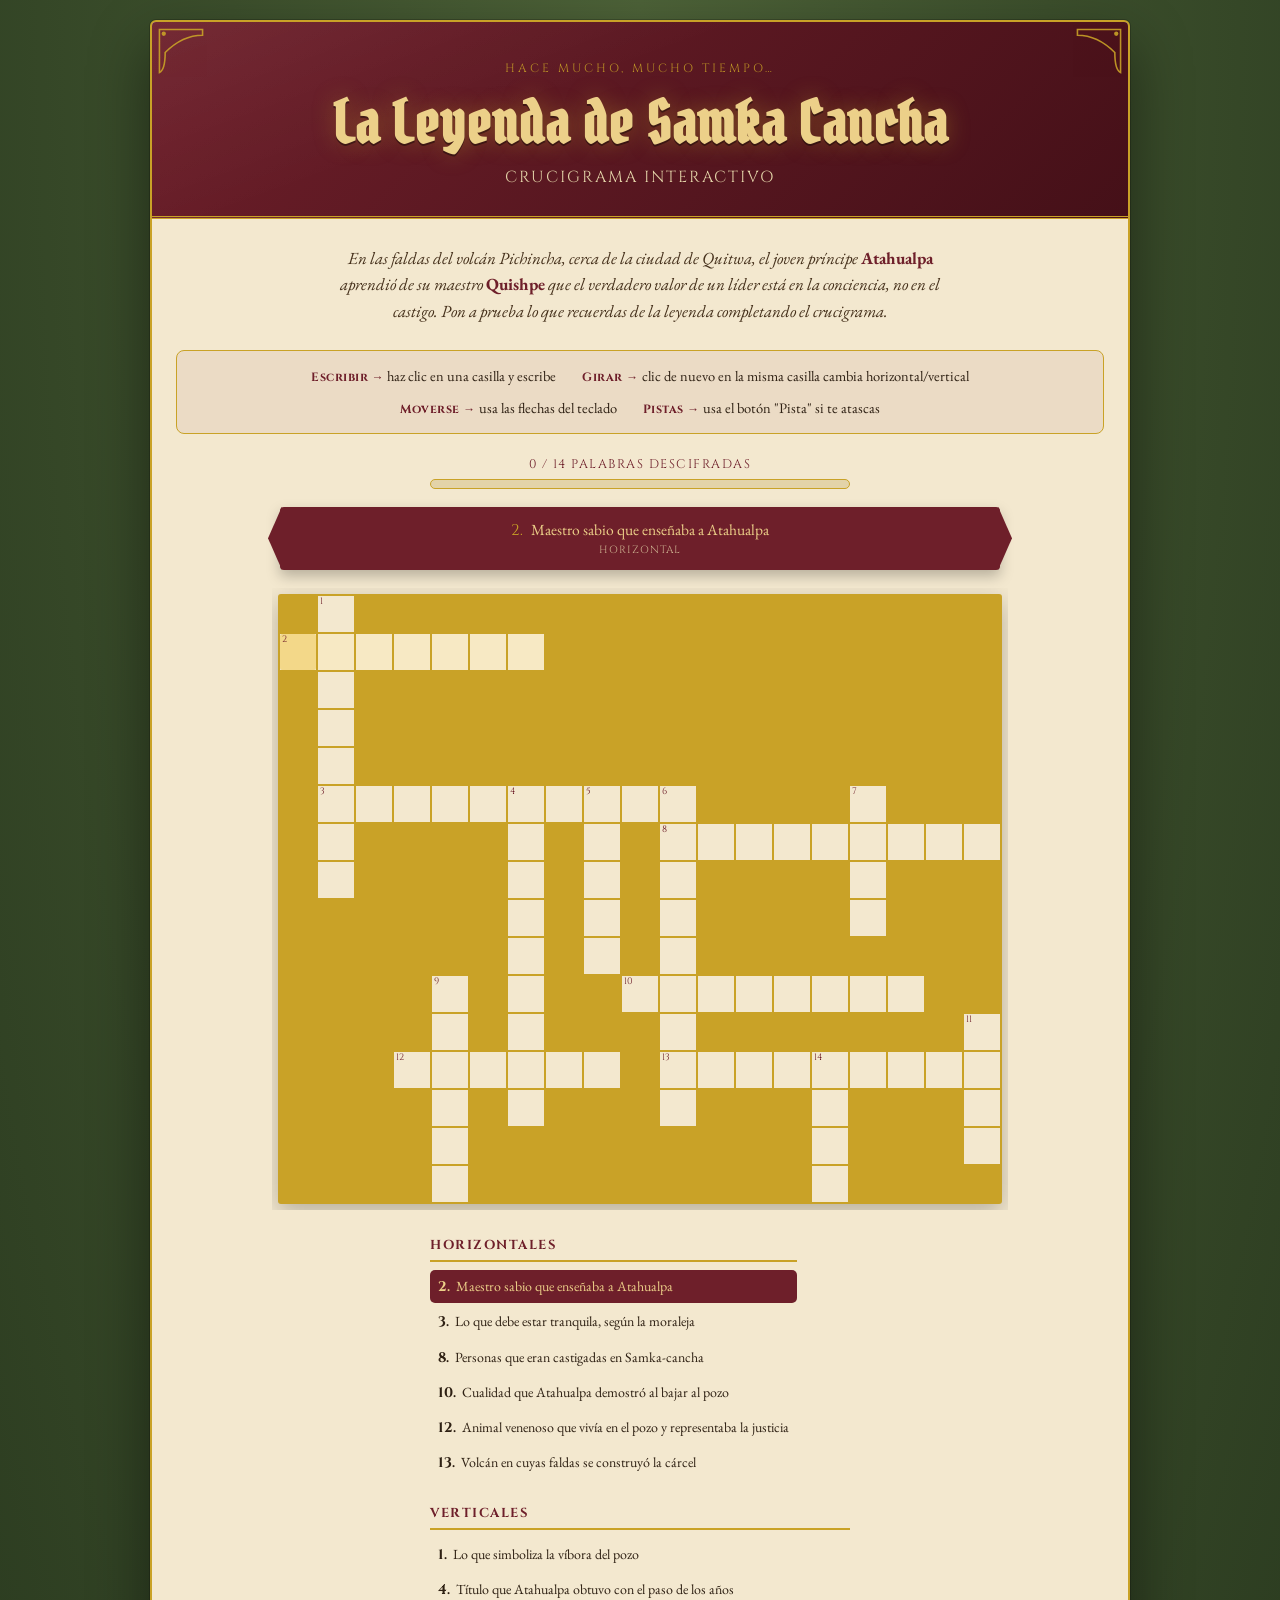
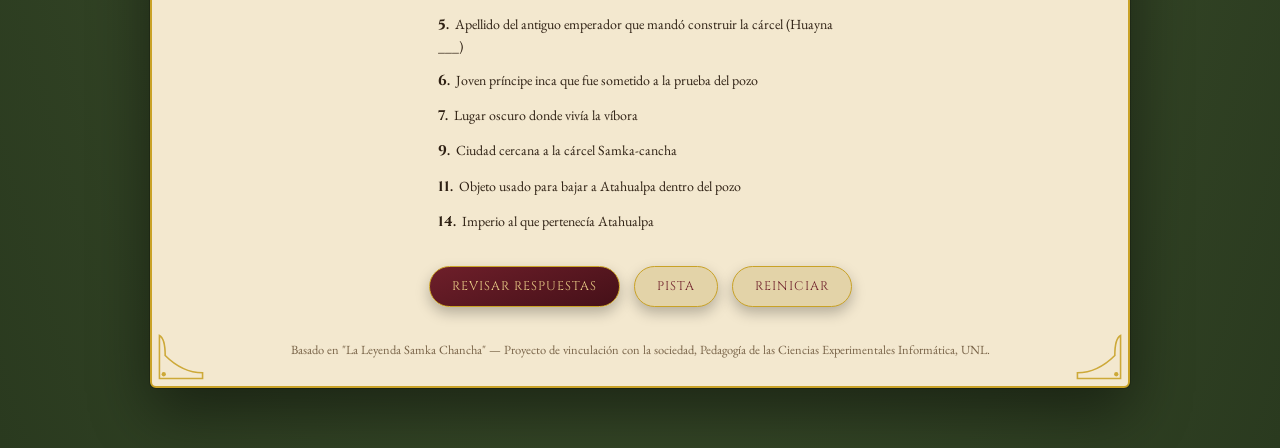
<file: juego1.html>
<!DOCTYPE html>
<html lang="es">
<head>
<meta charset="UTF-8">
<meta name="viewport" content="width=device-width, initial-scale=1.0">
<title>Crucigrama — La Leyenda de Samka Cancha</title>
<link rel="preconnect" href="https://fonts.googleapis.com">
<link href="https://fonts.googleapis.com/css2?family=Pirata+One&family=Cinzel:wght@500;600;700&family=EB+Garamond:ital,wght@0,400;0,500;0,600;1,400;1,500&display=swap" rel="stylesheet">
<style>
  :root{
    --leather:#6e1f2a;
    --leather-dark:#451018;
    --gold:#c9a227;
    --gold-light:#ecd089;
    --parchment:#f3e8cf;
    --parchment-dark:#e3d3a8;
    --ink:#2e2013;
    --forest:#3c4f2c;
    --forest-dark:#2a3a1f;
    --correct:#3f7d4a;
    --incorrect:#b3433a;
    --cell-size: clamp(20px, 4.6vw, 36px);
  }

  *{box-sizing:border-box;}

  body{
    margin:0;
    background: radial-gradient(ellipse at top, #4d6238 0%, var(--forest) 45%, var(--forest-dark) 100%);
    font-family:'EB Garamond', serif;
    color:var(--ink);
    padding: 20px 12px 60px;
    min-height:100vh;
  }

  .tome{
    max-width: 980px;
    margin: 0 auto;
    background: var(--parchment);
    border-radius: 6px;
    box-shadow: 0 25px 60px rgba(0,0,0,0.45), 0 0 0 1px rgba(0,0,0,0.2);
    position:relative;
    overflow:hidden;
    border: 2px solid var(--gold);
  }

  /* corner flourishes echoing the book-cover ornament */
  .corner{
    position:absolute;
    width:46px;height:46px;
    pointer-events:none;
    opacity:0.9;
    z-index:3;
  }
  .corner svg{width:100%;height:100%;}
  .corner.tl{top:6px;left:6px;}
  .corner.tr{top:6px;right:6px;transform:scaleX(-1);}
  .corner.bl{bottom:6px;left:6px;transform:scaleY(-1);}
  .corner.br{bottom:6px;right:6px;transform:scale(-1,-1);}

  header.cover{
    background:
      linear-gradient(160deg, rgba(255,255,255,0.05), transparent 40%),
      linear-gradient(135deg, var(--leather) 0%, var(--leather-dark) 100%);
    color: var(--gold-light);
    text-align:center;
    padding: 38px 20px 28px;
    position:relative;
    border-bottom: 3px double var(--gold);
  }
  header.cover .eyebrow{
    font-family:'Cinzel', serif;
    letter-spacing:3px;
    font-size: 12px;
    text-transform:uppercase;
    color: var(--gold);
    margin-bottom:10px;
    opacity:0.85;
  }
  header.cover h1{
    font-family:'Pirata One', serif;
    font-size: clamp(34px, 7vw, 58px);
    margin: 0 0 6px;
    text-shadow: 0 2px 0 rgba(0,0,0,0.4), 0 0 22px rgba(201,162,39,0.35);
    letter-spacing: 1px;
  }
  header.cover .subtitle{
    font-family:'Cinzel', serif;
    font-size: clamp(13px, 2.4vw, 16px);
    letter-spacing: 2px;
    text-transform:uppercase;
    color: var(--parchment-dark);
  }

  .intro{
    padding: 26px 28px 8px;
    font-style: italic;
    font-size: 17px;
    line-height:1.55;
    color: #45301b;
    text-align:center;
    max-width:680px;
    margin:0 auto;
  }
  .intro strong{ font-style:normal; color: var(--leather); }

  .howto{
    margin: 18px 24px 0;
    background: rgba(110,31,42,0.06);
    border: 1px solid var(--gold);
    border-radius: 8px;
    padding: 14px 18px;
    font-size: 14.5px;
    line-height:1.5;
    display:flex;
    flex-wrap:wrap;
    gap:10px 26px;
    justify-content:center;
  }
  .howto span{ white-space:nowrap; }
  .howto b{ color:var(--leather); font-family:'Cinzel',serif; font-size:12px; letter-spacing:0.5px;}

  main{
    padding: 22px 18px 10px;
  }

  .progress-wrap{
    max-width: 420px;
    margin: 0 auto 18px;
    text-align:center;
  }
  .progress-label{
    font-family:'Cinzel', serif;
    font-size: 12.5px;
    letter-spacing:1.5px;
    text-transform:uppercase;
    color: var(--leather);
    margin-bottom:6px;
  }
  .progress-bar{
    height: 10px;
    border-radius: 6px;
    background: var(--parchment-dark);
    border: 1px solid var(--gold);
    overflow:hidden;
  }
  .progress-fill{
    height:100%;
    width:0%;
    background: linear-gradient(90deg, var(--gold), var(--correct));
    transition: width 0.5s ease;
  }

  /* active clue ribbon */
  .clue-banner{
    max-width: 720px;
    margin: 0 auto 18px;
    background: var(--leather);
    color: var(--gold-light);
    padding: 12px 26px;
    border-radius: 4px;
    position:relative;
    text-align:center;
    font-size: 15.5px;
    line-height:1.4;
    box-shadow: 0 6px 14px rgba(0,0,0,0.25);
  }
  .clue-banner::before, .clue-banner::after{
    content:"";
    position:absolute;
    top:0; bottom:0;
    width:14px;
    background: var(--leather);
  }
  .clue-banner::before{
    left:-12px;
    clip-path: polygon(100% 0, 100% 100%, 0 50%);
  }
  .clue-banner::after{
    right:-12px;
    clip-path: polygon(0 0, 0 100%, 100% 50%);
  }
  .clue-banner .num{
    font-family:'Cinzel', serif;
    color: var(--gold);
    margin-right:8px;
  }
  .clue-banner .dir-tag{
    font-family:'Cinzel', serif;
    font-size:10.5px;
    letter-spacing:1px;
    text-transform:uppercase;
    color: var(--parchment-dark);
    display:block;
    margin-top:2px;
    opacity:0.8;
  }

  .puzzle-layout{
    display:flex;
    gap: 26px;
    align-items:flex-start;
    justify-content:center;
    flex-wrap:wrap;
  }

  .grid-area{
    overflow-x:auto;
    padding: 6px;
    max-width:100%;
  }
  #grid{
    display:grid;
    gap:2px;
    background: var(--gold);
    padding:2px;
    border-radius:3px;
    box-shadow: 0 8px 24px rgba(0,0,0,0.25);
    width:max-content;
    margin:0 auto;
  }
  .cell{
    width: var(--cell-size);
    height: var(--cell-size);
    position:relative;
    background: transparent;
  }
  .cell.blocked{ background: transparent; }
  .cell.live{
    background: var(--parchment);
  }
  .cell.live input{
    width:100%;
    height:100%;
    border:none;
    background:transparent;
    text-align:center;
    font-family:'EB Garamond', serif;
    font-weight:600;
    font-size: calc(var(--cell-size) * 0.52);
    color: var(--ink);
    text-transform:uppercase;
    caret-color: var(--leather);
    padding:0;
    border-radius:2px;
  }
  .cell.live input:focus{
    outline: none;
    background: #fffaf0;
    box-shadow: inset 0 0 0 2px var(--leather);
  }
  .cell .num{
    position:absolute;
    top:1px; left:2px;
    font-family:'Cinzel', serif;
    font-size: calc(var(--cell-size) * 0.26);
    color: var(--leather);
    pointer-events:none;
    line-height:1;
  }
  .cell.active-word input{ background: #f7e9c4; }
  .cell.active-cell input{ background: #f3d889; }
  .cell.correct input{ background: #d9ecd4; color: var(--correct); box-shadow: inset 0 0 0 2px var(--correct);}
  .cell.incorrect input{ background: #f7d9d6; color: var(--incorrect); animation: shake 0.32s; }

  @keyframes shake{
    0%,100%{ transform:translateX(0); }
    25%{ transform:translateX(-3px); }
    75%{ transform:translateX(3px); }
  }

  .clues-area{
    display:flex;
    gap: 22px;
    flex-wrap:wrap;
    max-width: 420px;
  }
  .clue-group h3{
    font-family:'Cinzel', serif;
    font-size: 13px;
    letter-spacing: 1.5px;
    text-transform:uppercase;
    color: var(--leather);
    border-bottom: 2px solid var(--gold);
    padding-bottom: 6px;
    margin: 0 0 8px;
  }
  .clue-group ul{
    list-style:none;
    margin:0; padding:0;
    font-size: 14px;
    line-height:1.45;
  }
  .clue-group li{
    padding: 6px 8px;
    border-radius:5px;
    cursor:pointer;
    margin-bottom:2px;
    transition: background 0.15s;
  }
  .clue-group li:hover{ background: rgba(110,31,42,0.08); }
  .clue-group li.active{
    background: var(--leather);
    color: var(--gold-light);
  }
  .clue-group li.solved{
    text-decoration: line-through;
    opacity:0.55;
  }
  .clue-group li b{
    font-family:'Cinzel', serif;
    margin-right:6px;
  }

  .controls{
    display:flex;
    justify-content:center;
    gap:14px;
    flex-wrap:wrap;
    margin: 26px 0 6px;
  }
  .btn{
    font-family:'Cinzel', serif;
    font-size: 12.5px;
    letter-spacing: 1px;
    text-transform:uppercase;
    color: var(--gold-light);
    background: linear-gradient(160deg, var(--leather) 0%, var(--leather-dark) 100%);
    border: 1px solid var(--gold);
    padding: 11px 22px;
    border-radius: 22px;
    cursor:pointer;
    box-shadow: 0 6px 14px rgba(0,0,0,0.25);
    transition: transform 0.12s, box-shadow 0.12s;
  }
  .btn:hover{ transform: translateY(-2px); box-shadow: 0 9px 18px rgba(0,0,0,0.3); }
  .btn:active{ transform: translateY(0); }
  .btn.secondary{
    background: var(--parchment-dark);
    color: var(--leather);
  }

  footer{
    text-align:center;
    padding: 18px 18px 28px;
    font-size:12.5px;
    color: #5a4226;
    opacity:0.8;
  }

  /* Victory overlay */
  .overlay{
    position:fixed; inset:0;
    background: rgba(20,15,8,0.72);
    display:flex; align-items:center; justify-content:center;
    z-index:50;
    padding:20px;
    opacity:0;
    pointer-events:none;
    transition: opacity 0.35s ease;
  }
  .overlay.show{ opacity:1; pointer-events:auto; }
  .scroll{
    background: var(--parchment);
    border: 2px solid var(--gold);
    border-radius:8px;
    max-width: 520px;
    width:100%;
    padding: 32px 30px;
    text-align:center;
    position:relative;
    transform: scaleY(0.05);
    transform-origin: top;
    transition: transform 0.5s cubic-bezier(.2,.8,.2,1);
    box-shadow: 0 30px 60px rgba(0,0,0,0.5);
  }
  .overlay.show .scroll{ transform: scaleY(1); }
  .seal{
    width:64px; height:64px;
    border-radius:50%;
    background: radial-gradient(circle at 35% 30%, var(--gold-light), var(--gold) 60%, #8a6a16 100%);
    margin: 0 auto 14px;
    display:flex; align-items:center; justify-content:center;
    font-family:'Pirata One', serif;
    font-size: 26px;
    color: var(--leather-dark);
    box-shadow: 0 4px 10px rgba(0,0,0,0.35), inset 0 0 0 3px rgba(255,255,255,0.25);
  }
  .scroll h2{
    font-family:'Pirata One', serif;
    color: var(--leather);
    font-size: 30px;
    margin: 0 0 10px;
  }
  .scroll p{
    font-style: italic;
    line-height:1.6;
    font-size: 16px;
    color:#3a2a17;
    margin: 0 0 18px;
  }
  .scroll .close-btn{ margin-top: 6px; }

  @media (max-width: 720px){
    .puzzle-layout{ flex-direction:column; align-items:center; }
    .clues-area{ max-width: 100%; width:100%; justify-content:space-between; }
    .clue-group{ flex:1 1 45%; min-width:150px; }
  }

  @media (prefers-reduced-motion: reduce){
    *{ animation:none !important; transition:none !important; }
  }
</style>
</head>
<body>

<div class="tome">

  <div class="corner tl"><svg viewBox="0 0 64 64"><path d="M2 2 L62 2 L62 10 Q34 10 10 34 Q10 58 2 62 Z" fill="none" stroke="#c9a227" stroke-width="2.2"/><circle cx="8" cy="8" r="3" fill="#c9a227"/></svg></div>
  <div class="corner tr"><svg viewBox="0 0 64 64"><path d="M2 2 L62 2 L62 10 Q34 10 10 34 Q10 58 2 62 Z" fill="none" stroke="#c9a227" stroke-width="2.2"/><circle cx="8" cy="8" r="3" fill="#c9a227"/></svg></div>
  <div class="corner bl"><svg viewBox="0 0 64 64"><path d="M2 2 L62 2 L62 10 Q34 10 10 34 Q10 58 2 62 Z" fill="none" stroke="#c9a227" stroke-width="2.2"/><circle cx="8" cy="8" r="3" fill="#c9a227"/></svg></div>
  <div class="corner br"><svg viewBox="0 0 64 64"><path d="M2 2 L62 2 L62 10 Q34 10 10 34 Q10 58 2 62 Z" fill="none" stroke="#c9a227" stroke-width="2.2"/><circle cx="8" cy="8" r="3" fill="#c9a227"/></svg></div>

  <header class="cover">
    <div class="eyebrow">Hace mucho, mucho tiempo…</div>
    <h1>La Leyenda de Samka Cancha</h1>
    <div class="subtitle">Crucigrama interactivo</div>
  </header>

  <p class="intro">
    En las faldas del volcán Pichincha, cerca de la ciudad de Quitwa, el joven
    príncipe <strong>Atahualpa</strong> aprendió de su maestro <strong>Quishpe</strong>
    que el verdadero valor de un líder está en la conciencia, no en el castigo.
    Pon a prueba lo que recuerdas de la leyenda completando el crucigrama.
  </p>

  <div class="howto">
    <span><b>Escribir →</b> haz clic en una casilla y escribe</span>
    <span><b>Girar →</b> clic de nuevo en la misma casilla cambia horizontal/vertical</span>
    <span><b>Moverse →</b> usa las flechas del teclado</span>
    <span><b>Pistas →</b> usa el botón "Pista" si te atascas</span>
  </div>

  <main>
    <div class="progress-wrap">
      <div class="progress-label" id="progressLabel">0 / 14 palabras descifradas</div>
      <div class="progress-bar"><div class="progress-fill" id="progressFill"></div></div>
    </div>

    <div class="clue-banner" id="clueBanner">
      <span class="num" id="clueNum">1.</span><span id="clueText">Selecciona una casilla para comenzar…</span>
      <span class="dir-tag" id="clueDir"></span>
    </div>

    <div class="puzzle-layout">
      <div class="grid-area">
        <div id="grid"></div>
      </div>

      <div class="clues-area">
        <div class="clue-group">
          <h3>Horizontales</h3>
          <ul id="acrossList"></ul>
        </div>
        <div class="clue-group">
          <h3>Verticales</h3>
          <ul id="downList"></ul>
        </div>
      </div>
    </div>

    <div class="controls">
      <button class="btn" id="checkBtn">Revisar respuestas</button>
      <button class="btn secondary" id="hintBtn">Pista</button>
      <button class="btn secondary" id="resetBtn">Reiniciar</button>
    </div>
  </main>

  <footer>
    Basado en "La Leyenda Samka Chancha" — Proyecto de vinculación con la sociedad,
    Pedagogía de las Ciencias Experimentales Informática, UNL.
  </footer>
</div>

<div class="overlay" id="overlay">
  <div class="scroll">
    <div class="seal">Fin</div>
    <h2>¡Has descifrado la leyenda!</h2>
    <p>
      "La verdadera fuerza no está en el castigo, sino en hacer el bien,
      incluso cuando nadie nos ve." Así como Atahualpa, demostraste valentía
      y una mente clara para llegar hasta el final.
    </p>
    <button class="btn close-btn" id="closeOverlay">Cerrar</button>
  </div>
</div>

<script>
const DATA = {"height":16,"width":19,"grid":[[null,"J",null,null,null,null,null,null,null,null,null,null,null,null,null,null,null,null,null],["Q","U","I","S","H","P","E",null,null,null,null,null,null,null,null,null,null,null,null],[null,"S",null,null,null,null,null,null,null,null,null,null,null,null,null,null,null,null,null],[null,"T",null,null,null,null,null,null,null,null,null,null,null,null,null,null,null,null,null],[null,"I",null,null,null,null,null,null,null,null,null,null,null,null,null,null,null,null,null],[null,"C","O","N","C","I","E","N","C","I","A",null,null,null,null,"P",null,null,null],[null,"I",null,null,null,null,"M",null,"A",null,"T","R","A","I","D","O","R","E","S"],[null,"A",null,null,null,null,"P",null,"P",null,"A",null,null,null,null,"Z",null,null,null],[null,null,null,null,null,null,"E",null,"A",null,"H",null,null,null,null,"O",null,null,null],[null,null,null,null,null,null,"R",null,"C",null,"U",null,null,null,null,null,null,null,null],[null,null,null,null,"Q",null,"A",null,null,"V","A","L","E","N","T","I","A",null,null],[null,null,null,null,"U",null,"D",null,null,null,"L",null,null,null,null,null,null,null,"L"],[null,null,null,"V","I","B","O","R","A",null,"P","I","C","H","I","N","C","H","A"],[null,null,null,null,"T",null,"R",null,null,null,"A",null,null,null,"N",null,null,null,"Z"],[null,null,null,null,"W",null,null,null,null,null,null,null,null,null,"C",null,null,null,"O"],[null,null,null,null,"A",null,null,null,null,null,null,null,null,null,"A",null,null,null,null]],"numbers":[[null,1,null,null,null,null,null,null,null,null,null,null,null,null,null,null,null,null,null],[2,null,null,null,null,null,null,null,null,null,null,null,null,null,null,null,null,null,null],[null,null,null,null,null,null,null,null,null,null,null,null,null,null,null,null,null,null,null],[null,null,null,null,null,null,null,null,null,null,null,null,null,null,null,null,null,null,null],[null,null,null,null,null,null,null,null,null,null,null,null,null,null,null,null,null,null,null],[null,3,null,null,null,null,4,null,5,null,6,null,null,null,null,7,null,null,null],[null,null,null,null,null,null,null,null,null,null,8,null,null,null,null,null,null,null,null],[null,null,null,null,null,null,null,null,null,null,null,null,null,null,null,null,null,null,null],[null,null,null,null,null,null,null,null,null,null,null,null,null,null,null,null,null,null,null],[null,null,null,null,null,null,null,null,null,null,null,null,null,null,null,null,null,null,null],[null,null,null,null,9,null,null,null,null,10,null,null,null,null,null,null,null,null,null],[null,null,null,null,null,null,null,null,null,null,null,null,null,null,null,null,null,null,11],[null,null,null,12,null,null,null,null,null,null,13,null,null,null,14,null,null,null,null],[null,null,null,null,null,null,null,null,null,null,null,null,null,null,null,null,null,null,null],[null,null,null,null,null,null,null,null,null,null,null,null,null,null,null,null,null,null,null],[null,null,null,null,null,null,null,null,null,null,null,null,null,null,null,null,null,null,null]],"across":[{"word":"QUISHPE","clue":"Maestro sabio que enseñaba a Atahualpa","row":1,"col":0,"dir":"across","number":2},{"word":"CONCIENCIA","clue":"Lo que debe estar tranquila, según la moraleja","row":5,"col":1,"dir":"across","number":3},{"word":"TRAIDORES","clue":"Personas que eran castigadas en Samka-cancha","row":6,"col":10,"dir":"across","number":8},{"word":"VALENTIA","clue":"Cualidad que Atahualpa demostró al bajar al pozo","row":10,"col":9,"dir":"across","number":10},{"word":"VIBORA","clue":"Animal venenoso que vivía en el pozo y representaba la justicia","row":12,"col":3,"dir":"across","number":12},{"word":"PICHINCHA","clue":"Volcán en cuyas faldas se construyó la cárcel","row":12,"col":10,"dir":"across","number":13}],"down":[{"word":"JUSTICIA","clue":"Lo que simboliza la víbora del pozo","row":0,"col":1,"dir":"down","number":1},{"word":"EMPERADOR","clue":"Título que Atahualpa obtuvo con el paso de los años","row":5,"col":6,"dir":"down","number":4},{"word":"CAPAC","clue":"Apellido del antiguo emperador que mandó construir la cárcel (Huayna ___)","row":5,"col":8,"dir":"down","number":5},{"word":"ATAHUALPA","clue":"Joven príncipe inca que fue sometido a la prueba del pozo","row":5,"col":10,"dir":"down","number":6},{"word":"POZO","clue":"Lugar oscuro donde vivía la víbora","row":5,"col":15,"dir":"down","number":7},{"word":"QUITWA","clue":"Ciudad cercana a la cárcel Samka-cancha","row":10,"col":4,"dir":"down","number":9},{"word":"LAZO","clue":"Objeto usado para bajar a Atahualpa dentro del pozo","row":11,"col":18,"dir":"down","number":11},{"word":"INCA","clue":"Imperio al que pertenecía Atahualpa","row":12,"col":14,"dir":"down","number":14}],"unplaced":[]};

const ALL_WORDS = [...DATA.across, ...DATA.down].map((w, i) => ({...w, id: i}));

// Build cell metadata: for each (r,c) with a letter, find across/down membership
const H = DATA.height, W = DATA.width;
const cellMeta = [];
for(let r=0;r<H;r++){
  cellMeta.push([]);
  for(let c=0;c<W;c++) cellMeta[r].push(null);
}

ALL_WORDS.forEach(w => {
  for(let i=0;i<w.word.length;i++){
    const r = w.dir === 'across' ? w.row : w.row + i;
    const c = w.dir === 'across' ? w.col + i : w.col;
    if(!cellMeta[r][c]) cellMeta[r][c] = { letter: w.word[i], across: null, down: null };
    if(w.dir === 'across') cellMeta[r][c].across = { id: w.id, idx: i };
    else cellMeta[r][c].down = { id: w.id, idx: i };
  }
});

let currentDir = 'across';
let currentWordId = null;
let activeCell = null;

const gridEl = document.getElementById('grid');
gridEl.style.gridTemplateColumns = `repeat(${W}, var(--cell-size))`;
gridEl.style.gridTemplateRows = `repeat(${H}, var(--cell-size))`;

const inputs = []; // inputs[r][c]
for(let r=0;r<H;r++){
  inputs.push([]);
  for(let c=0;c<W;c++){
    const meta = cellMeta[r][c];
    const div = document.createElement('div');
    if(!meta){
      div.className = 'cell blocked';
      inputs[r].push(null);
    } else {
      div.className = 'cell live';
      const num = DATA.numbers[r][c];
      if(num){
        const numEl = document.createElement('div');
        numEl.className = 'num';
        numEl.textContent = num;
        div.appendChild(numEl);
      }
      const input = document.createElement('input');
      input.maxLength = 1;
      input.autocomplete = 'off';
      input.dataset.row = r;
      input.dataset.col = c;
      div.appendChild(input);
      inputs[r].push(input);

      input.addEventListener('focus', () => onCellFocus(r,c));
      input.addEventListener('keydown', (e) => onKeyDown(e,r,c));
      input.addEventListener('input', (e) => onInput(e,r,c));
    }
    gridEl.appendChild(div);
  }
}

function cellDiv(r,c){ return inputs[r][c] ? inputs[r][c].parentElement : null; }

function onCellFocus(r,c){
  const meta = cellMeta[r][c];
  if(!meta) return;
  // choose direction: keep current if available on this cell, else fallback
  if(currentDir === 'across' && !meta.across) currentDir = meta.down ? 'down' : 'across';
  if(currentDir === 'down' && !meta.down) currentDir = meta.across ? 'across' : 'down';
  const wordRef = currentDir === 'across' ? meta.across : meta.down;
  if(wordRef) selectWord(wordRef.id, r, c);
}

function onCellClick(r,c){
  const meta = cellMeta[r][c];
  if(!meta) return;
  const sameCell = activeCell && activeCell[0] === r && activeCell[1] === c;
  if(sameCell && meta.across && meta.down){
    currentDir = currentDir === 'across' ? 'down' : 'across';
  } else if(meta.across && !meta.down){
    currentDir = 'across';
  } else if(meta.down && !meta.across){
    currentDir = 'down';
  }
  const wordRef = currentDir === 'across' ? meta.across : meta.down;
  if(wordRef) selectWord(wordRef.id, r, c);
}

function selectWord(wordId, r, c){
  currentWordId = wordId;
  activeCell = [r,c];
  highlightActive();
  updateClueBanner();
  updateClueListHighlight();
}

function getWord(id){ return ALL_WORDS[id]; }

function wordCells(word){
  const cells = [];
  for(let i=0;i<word.word.length;i++){
    const r = word.dir === 'across' ? word.row : word.row + i;
    const c = word.dir === 'across' ? word.col + i : word.col;
    cells.push([r,c]);
  }
  return cells;
}

function highlightActive(){
  document.querySelectorAll('.cell.active-word').forEach(el => el.classList.remove('active-word'));
  document.querySelectorAll('.cell.active-cell').forEach(el => el.classList.remove('active-cell'));
  if(currentWordId === null) return;
  const w = getWord(currentWordId);
  wordCells(w).forEach(([r,c]) => {
    const d = cellDiv(r,c);
    if(d) d.classList.add('active-word');
  });
  if(activeCell){
    const d = cellDiv(activeCell[0], activeCell[1]);
    if(d) d.classList.add('active-cell');
  }
}

function updateClueBanner(){
  const numEl = document.getElementById('clueNum');
  const textEl = document.getElementById('clueText');
  const dirEl = document.getElementById('clueDir');
  if(currentWordId === null){
    numEl.textContent = '';
    textEl.textContent = 'Selecciona una casilla para comenzar…';
    dirEl.textContent = '';
    return;
  }
  const w = getWord(currentWordId);
  numEl.textContent = w.number + '.';
  textEl.textContent = w.clue;
  dirEl.textContent = w.dir === 'across' ? 'Horizontal' : 'Vertical';
}

function updateClueListHighlight(){
  document.querySelectorAll('#acrossList li, #downList li').forEach(li => li.classList.remove('active'));
  if(currentWordId === null) return;
  const li = document.querySelector(`li[data-id="${currentWordId}"]`);
  if(li) li.classList.add('active');
}

function moveTo(r,c){
  if(r<0||r>=H||c<0||c>=W) return false;
  if(!inputs[r][c]) return false;
  inputs[r][c].focus();
  inputs[r][c].select();
  return true;
}

function nextInWord(r,c,dir,delta){
  return dir === 'across' ? [r, c+delta] : [r+delta, c];
}

function onInput(e,r,c){
  let v = e.target.value.toUpperCase().replace(/[^A-ZÑ]/g,'');
  e.target.value = v.slice(0,1);
  const div = e.target.parentElement;
  div.classList.remove('correct','incorrect');
  if(v){
    const [nr,nc] = nextInWord(r,c,currentDir,1);
    if(!moveTo(nr,nc)){
      advanceToNextClue();
    }
  }
  updateProgress();
}

function onKeyDown(e,r,c){
  const key = e.key;
  if(key === 'ArrowRight'){ e.preventDefault(); moveTo(r,c+1) || moveSkip(r,c,0,1); }
  else if(key === 'ArrowLeft'){ e.preventDefault(); moveTo(r,c-1) || moveSkip(r,c,0,-1); }
  else if(key === 'ArrowDown'){ e.preventDefault(); moveTo(r+1,c) || moveSkip(r+1,c,1,0); }
  else if(key === 'ArrowUp'){ e.preventDefault(); moveTo(r-1,c) || moveSkip(r-1,c,-1,0); }
  else if(key === 'Backspace'){
    if(!e.target.value){
      e.preventDefault();
      const [pr,pc] = nextInWord(r,c,currentDir,-1);
      if(inputs[pr] && inputs[pr][pc]){
        inputs[pr][pc].value = '';
        cellDiv(pr,pc).classList.remove('correct','incorrect');
        moveTo(pr,pc);
        updateProgress();
      }
    }
  } else if(key === 'Enter'){
    e.preventDefault();
    onCellClick(r,c);
  }
}

function moveSkip(r,c,dr,dc){
  // skip over blocked cells in a straight line
  let nr=r, nc=c;
  while(nr>=0 && nr<H && nc>=0 && nc<W && !inputs[nr][nc]){
    nr += dr; nc += dc;
  }
  moveTo(nr,nc);
}

function advanceToNextClue(){
  if(currentWordId === null) return;
  const nextId = (currentWordId + 1) % ALL_WORDS.length;
  const w = getWord(nextId);
  const [r,c] = wordCells(w)[0];
  currentDir = w.dir;
  selectWord(w.id, r, c);
  moveTo(r,c);
}

// click handling on whole cell (in case clicking the div / number)
gridEl.addEventListener('click', (e) => {
  const input = e.target.closest('.cell.live input') || e.target.parentElement?.querySelector('input');
});

// attach click on cell div as well for direction toggle when refocusing same cell
document.querySelectorAll('.cell.live').forEach(div => {
  const input = div.querySelector('input');
  div.addEventListener('mousedown', () => {
    const r = parseInt(input.dataset.row), c = parseInt(input.dataset.col);
    if(activeCell && activeCell[0]===r && activeCell[1]===c){
      onCellClick(r,c);
    }
  });
});

function buildClueLists(){
  const acrossList = document.getElementById('acrossList');
  const downList = document.getElementById('downList');
  DATA.across.slice().sort((a,b)=>a.number-b.number).forEach(w => {
    const id = ALL_WORDS.findIndex(x => x.number===w.number && x.dir==='across');
    const li = document.createElement('li');
    li.dataset.id = id;
    li.innerHTML = `<b>${w.number}.</b>${w.clue}`;
    li.addEventListener('click', () => {
      currentDir = 'across';
      const ww = getWord(id);
      const [r,c] = wordCells(ww)[0];
      selectWord(id, r, c);
      moveTo(r,c);
    });
    acrossList.appendChild(li);
  });
  DATA.down.slice().sort((a,b)=>a.number-b.number).forEach(w => {
    const id = ALL_WORDS.findIndex(x => x.number===w.number && x.dir==='down');
    const li = document.createElement('li');
    li.dataset.id = id;
    li.innerHTML = `<b>${w.number}.</b>${w.clue}`;
    li.addEventListener('click', () => {
      currentDir = 'down';
      const ww = getWord(id);
      const [r,c] = wordCells(ww)[0];
      selectWord(id, r, c);
      moveTo(r,c);
    });
    downList.appendChild(li);
  });
}
buildClueLists();

function isWordComplete(word){
  return wordCells(word).every(([r,c]) => inputs[r][c].value !== '');
}
function isWordCorrect(word){
  return wordCells(word).every(([r,c]) => inputs[r][c].value.toUpperCase() === cellMeta[r][c].letter);
}

function updateProgress(){
  let solved = 0;
  ALL_WORDS.forEach(w => {
    const li = document.querySelector(`li[data-id="${w.id}"]`);
    if(isWordCorrect(w)){
      solved++;
      if(li) li.classList.add('solved');
    } else if(li){
      li.classList.remove('solved');
    }
  });
  document.getElementById('progressLabel').textContent = `${solved} / ${ALL_WORDS.length} palabras descifradas`;
  document.getElementById('progressFill').style.width = (solved/ALL_WORDS.length*100) + '%';
  if(solved === ALL_WORDS.length){
    setTimeout(showVictory, 350);
  }
}

document.getElementById('checkBtn').addEventListener('click', () => {
  for(let r=0;r<H;r++){
    for(let c=0;c<W;c++){
      if(!cellMeta[r][c]) continue;
      const input = inputs[r][c];
      const div = cellDiv(r,c);
      div.classList.remove('correct','incorrect');
      if(!input.value) continue;
      if(input.value.toUpperCase() === cellMeta[r][c].letter){
        div.classList.add('correct');
      } else {
        div.classList.add('incorrect');
      }
    }
  }
  updateProgress();
});

document.getElementById('hintBtn').addEventListener('click', () => {
  let word = currentWordId !== null ? getWord(currentWordId) : ALL_WORDS[0];
  // find first cell in the word that's empty or wrong
  let target = null;
  for(const [r,c] of wordCells(word)){
    if(inputs[r][c].value.toUpperCase() !== cellMeta[r][c].letter){ target = [r,c]; break; }
  }
  if(!target){
    // word already correct; find any unsolved word
    const unsolved = ALL_WORDS.find(w => !isWordCorrect(w));
    if(!unsolved) return;
    word = unsolved;
    for(const [r,c] of wordCells(word)){
      if(inputs[r][c].value.toUpperCase() !== cellMeta[r][c].letter){ target = [r,c]; break; }
    }
    currentDir = word.dir;
    selectWord(word.id, target[0], target[1]);
  }
  const [r,c] = target;
  inputs[r][c].value = cellMeta[r][c].letter;
  cellDiv(r,c).classList.remove('incorrect');
  cellDiv(r,c).classList.add('correct');
  moveTo(r,c);
  updateProgress();
});

document.getElementById('resetBtn').addEventListener('click', () => {
  if(!confirm('¿Seguro que quieres borrar todo el progreso?')) return;
  for(let r=0;r<H;r++){
    for(let c=0;c<W;c++){
      if(!cellMeta[r][c]) continue;
      inputs[r][c].value = '';
      cellDiv(r,c).classList.remove('correct','incorrect');
    }
  }
  updateProgress();
});

function showVictory(){
  document.getElementById('overlay').classList.add('show');
}
document.getElementById('closeOverlay').addEventListener('click', () => {
  document.getElementById('overlay').classList.remove('show');
});

// init: select first across word
(function init(){
  const first = DATA.across.slice().sort((a,b)=>a.number-b.number)[0];
  const id = ALL_WORDS.findIndex(x => x.number===first.number && x.dir==='across');
  currentDir = 'across';
  selectWord(id, first.row, first.col);
  updateProgress();
})();
</script>

</body>
</html>
</file>
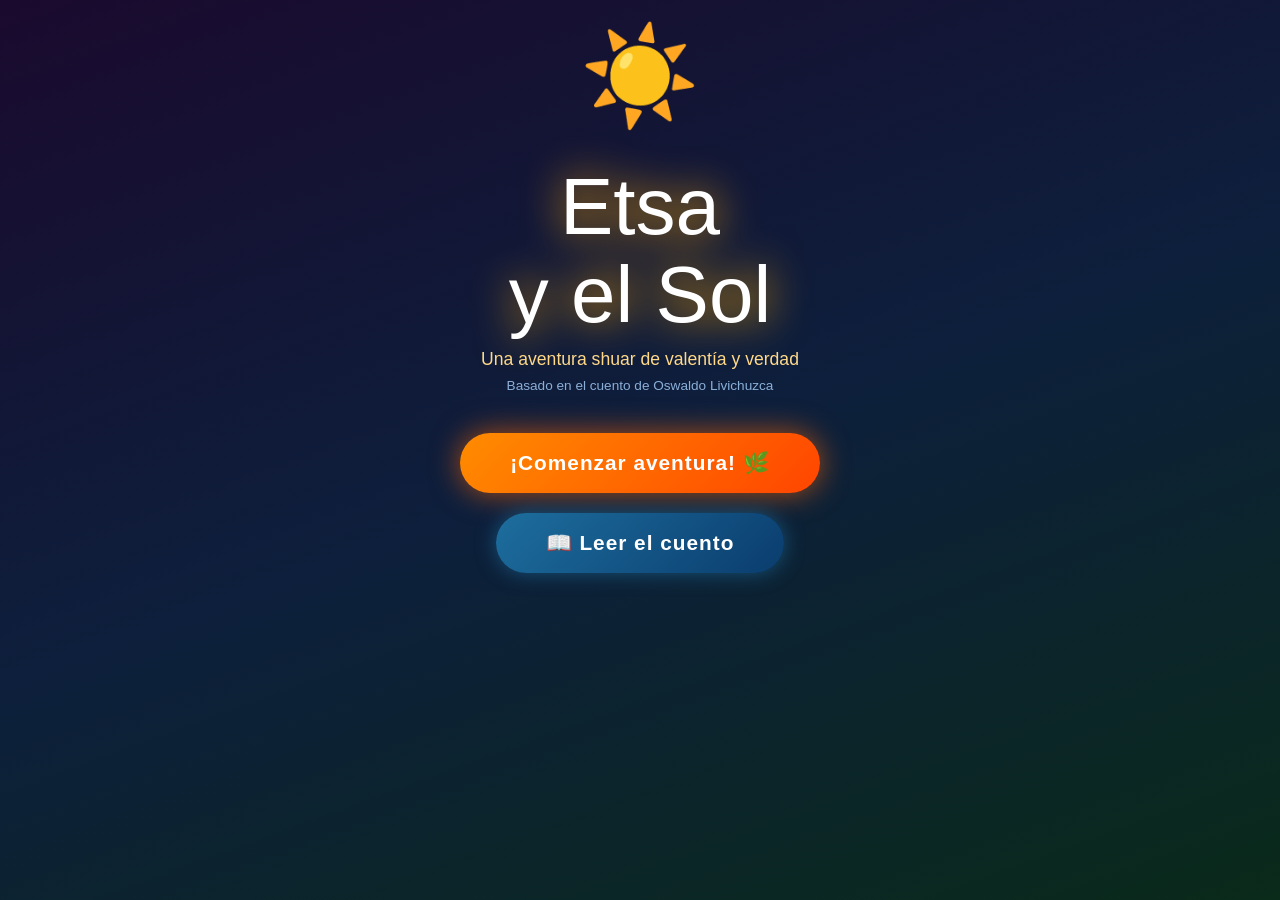
<file: juego10.html>
<!DOCTYPE html>
<html lang="es">
<head>
<meta charset="UTF-8">
<meta name="viewport" content="width=device-width, initial-scale=1.0">
<title>Etsa y el Sol - Aventura Shuar</title>
<style>
  * { margin: 0; padding: 0; box-sizing: border-box; }

  body {
    font-family: 'Segoe UI', sans-serif;
    background: linear-gradient(160deg, #1a0a2e 0%, #0d1f3c 50%, #0a2a1a 100%);
    min-height: 100vh;
    color: white;
    overflow-x: hidden;
  }

  #game-container {
    max-width: 760px;
    margin: 0 auto;
    padding: 20px;
    min-height: 100vh;
    display: flex;
    flex-direction: column;
    align-items: center;
  }

  /* ---- STARS BG ---- */
  .stars {
    position: fixed; top:0; left:0; width:100%; height:100%;
    pointer-events: none; z-index: 0;
    overflow: hidden;
  }
  .star {
    position: absolute; border-radius: 50%;
    background: white; animation: twinkle 2s infinite alternate;
  }
  @keyframes twinkle { from{opacity:.2} to{opacity:1} }

  /* ---- SCREEN SYSTEM ---- */
  .screen { display:none; width:100%; flex-direction:column; align-items:center; z-index:1; position:relative; }
  .screen.active { display:flex; }

  /* ---- TITLE SCREEN ---- */
  .sun-title {
    font-size: clamp(2.5rem, 8vw, 5rem);
    text-align: center;
    line-height: 1.1;
    margin: 20px 0 10px;
    filter: drop-shadow(0 0 20px #ffaa00);
    animation: sunpulse 3s ease-in-out infinite;
  }
  @keyframes sunpulse { 0%,100%{filter:drop-shadow(0 0 15px #ffaa00)} 50%{filter:drop-shadow(0 0 40px #ff6600)} }

  .sun-emoji { font-size: clamp(3rem, 10vw, 6rem); display:block; text-align:center; margin-bottom:10px; }

  .subtitle { font-size: 1.1rem; color: #ffd98a; text-align:center; margin-bottom: 8px; }
  .author-note { font-size: 0.85rem; color: #aad4ff; text-align:center; margin-bottom:30px; opacity:0.8; }

  .btn-start {
    background: linear-gradient(135deg, #ff8c00, #ff4500);
    color: white; border: none; border-radius: 50px;
    padding: 18px 50px; font-size: 1.3rem; cursor: pointer;
    box-shadow: 0 0 30px #ff6600aa;
    transition: transform 0.2s, box-shadow 0.2s;
    font-weight: bold; letter-spacing: 1px;
    margin: 10px;
  }
  .btn-start:hover { transform: scale(1.05); box-shadow: 0 0 45px #ff6600cc; }
  .btn-start:active { transform: scale(0.97); }

  /* ---- PROGRESS BAR ---- */
  .progress-bar-wrap {
    width: 100%; background: rgba(255,255,255,0.1); border-radius:20px;
    margin-bottom: 20px; height: 12px; overflow:hidden;
  }
  .progress-bar-fill {
    height: 100%; border-radius:20px;
    background: linear-gradient(90deg, #ffaa00, #ff4500);
    transition: width 0.6s ease;
  }
  .progress-label { font-size: 0.8rem; color: #ffd98a; margin-bottom:6px; text-align:right; width:100%; }

  /* ---- HEARTS ---- */
  .hearts-row { display:flex; gap:8px; margin-bottom:16px; align-self: flex-start; }
  .heart { font-size: 1.5rem; transition: transform 0.3s; }
  .heart.lost { filter: grayscale(1); opacity:0.3; }
  @keyframes heartlost { 0%{transform:scale(1)} 50%{transform:scale(1.4)} 100%{transform:scale(1)} }

  /* ---- SCENE CARD ---- */
  .scene-card {
    background: rgba(255,255,255,0.07);
    border: 1.5px solid rgba(255,180,0,0.3);
    border-radius: 20px;
    padding: 24px;
    width: 100%;
    margin-bottom: 20px;
    backdrop-filter: blur(4px);
    position: relative;
    overflow: hidden;
  }
  .scene-illustration {
    font-size: clamp(4rem, 12vw, 7rem);
    text-align: center;
    display: block;
    margin-bottom: 12px;
    animation: floatAnim 3s ease-in-out infinite;
  }
  @keyframes floatAnim { 0%,100%{transform:translateY(0)} 50%{transform:translateY(-10px)} }

  .scene-title {
    font-size: 1.25rem; font-weight: bold; text-align:center;
    color: #ffd98a; margin-bottom: 12px; letter-spacing:0.5px;
  }
  .scene-text {
    font-size: 1.05rem; line-height: 1.75; color: #e8d5ff;
    text-align: center;
  }
  .scene-text em { color: #ffcc44; font-style: normal; font-weight: bold; }

  /* ---- CHALLENGE TYPES ---- */

  /* CHOICE */
  .choices-grid {
    display: grid; grid-template-columns: 1fr 1fr;
    gap: 12px; width: 100%; margin-top:4px;
  }
  .choice-btn {
    background: rgba(255,255,255,0.08);
    border: 1.5px solid rgba(255,200,100,0.3);
    border-radius: 16px; padding: 14px 12px;
    color: white; cursor: pointer; font-size: 0.95rem;
    transition: all 0.2s; text-align:center; line-height:1.4;
  }
  .choice-btn:hover { background: rgba(255,200,100,0.18); border-color: #ffcc44; transform: scale(1.03); }
  .choice-btn.correct { background: rgba(50,200,100,0.25); border-color: #50e888; }
  .choice-btn.wrong { background: rgba(220,50,50,0.25); border-color: #ff6666; }
  .choice-btn:disabled { cursor: default; transform:none; }

  /* DRAG ORDER */
  .drag-area { display:flex; flex-direction:column; gap:10px; width:100%; }
  .drag-item {
    background: rgba(255,200,100,0.12);
    border: 1.5px dashed rgba(255,200,100,0.4);
    border-radius: 14px; padding: 12px 16px;
    cursor: grab; font-size: 0.95rem; display:flex;
    align-items:center; gap:10px; transition: all 0.2s;
    user-select:none;
  }
  .drag-item:hover { background: rgba(255,200,100,0.22); }
  .drag-item.dragging { opacity:0.5; }
  .drag-item .drag-icon { font-size:1.3rem; }

  .check-btn {
    background: linear-gradient(135deg, #1d9e75, #0f6e56);
    color: white; border: none; border-radius: 50px;
    padding: 13px 36px; font-size: 1rem; cursor: pointer;
    margin-top: 14px; font-weight: bold; transition: all 0.2s;
  }
  .check-btn:hover { transform: scale(1.04); }

  /* MEMORY */
  .memory-grid {
    display: grid; grid-template-columns: repeat(4, 1fr);
    gap: 10px; width: 100%; margin-top: 6px;
  }
  .mem-card {
    aspect-ratio: 1; border-radius: 12px; cursor:pointer;
    display:flex; align-items:center; justify-content:center;
    font-size: 1.9rem;
    background: linear-gradient(135deg, #2a1560, #1a0a2e);
    border: 1.5px solid rgba(255,200,100,0.25);
    transition: transform 0.3s; position:relative; overflow:hidden;
  }
  .mem-card .card-back { font-size: 1.6rem; }
  .mem-card .card-front {
    position:absolute; font-size:1.9rem;
    transform: rotateY(90deg); transition: transform 0.3s;
  }
  .mem-card.flipped .card-back { transform: rotateY(90deg); transition: transform 0.3s; }
  .mem-card.flipped .card-front { transform: rotateY(0deg); }
  .mem-card.matched { background: rgba(30,160,90,0.3); border-color: #50e888; cursor:default; }
  .mem-card:hover:not(.matched) { transform: scale(1.06); }

  /* PAINT */
  .paint-area { width:100%; }
  .paint-options { display:flex; flex-wrap:wrap; gap:10px; justify-content:center; margin-bottom:12px; }
  .paint-slot {
    border-radius: 14px; border: 2px dashed rgba(255,200,100,0.3);
    padding: 12px; display:flex; align-items:center;
    gap:8px; font-size:0.9rem; background: rgba(255,255,255,0.05);
    min-width: 140px; flex:1;
  }
  .paint-slot .emoji-slot { font-size:1.5rem; }
  .color-choice {
    width: 40px; height: 40px; border-radius: 50%; cursor:pointer;
    border: 3px solid transparent; transition: all 0.2s;
    display:flex; align-items:center; justify-content:center;
    font-size:1.1rem;
  }
  .color-choice:hover, .color-choice.selected { border-color: white; transform: scale(1.15); }
  .color-row { display:flex; gap:10px; flex-wrap:wrap; justify-content:center; margin-bottom:14px; }

  /* FEEDBACK OVERLAY */
  .feedback {
    position: fixed; inset:0; z-index:100;
    display:flex; flex-direction:column;
    align-items:center; justify-content:center;
    pointer-events:none; opacity:0;
    transition: opacity 0.3s;
  }
  .feedback.show { opacity:1; pointer-events:all; }
  .feedback-box {
    background: rgba(10,20,40,0.92);
    border-radius: 24px; padding: 30px 40px;
    text-align:center; border: 2px solid;
    max-width: 400px;
  }
  .feedback-box.good { border-color: #50e888; }
  .feedback-box.bad { border-color: #ff6666; }
  .feedback-icon { font-size: 3.5rem; margin-bottom:10px; display:block; }
  .feedback-msg { font-size: 1.2rem; font-weight:bold; margin-bottom:8px; }
  .feedback-sub { font-size: 0.95rem; color: #aad4ff; margin-bottom:16px; }
  .feedback-continue {
    background: linear-gradient(135deg, #ff8c00, #ff4500);
    color: white; border: none; border-radius: 50px;
    padding: 12px 36px; font-size: 1rem; cursor: pointer; font-weight:bold;
    pointer-events: all;
  }

  /* RESULTS */
  .results-stars { display:flex; gap:12px; justify-content:center; font-size:3rem; margin:20px 0; }
  .results-score { font-size: 2rem; font-weight:bold; color: #ffd98a; text-align:center; }
  .results-msg { font-size:1.1rem; color:#e8d5ff; text-align:center; margin:12px 0 24px; }
  .medals-row { display:flex; gap:20px; justify-content:center; flex-wrap:wrap; margin-bottom:20px; }
  .medal { text-align:center; font-size:0.85rem; color:#aad4ff; }
  .medal .m-icon { font-size:2rem; display:block; }

  /* STORY VIEWER */
  .story-page {
    background: rgba(255,255,255,0.06); border-radius:20px;
    padding: 24px; width:100%; text-align:center; margin-bottom:16px;
  }
  .story-big-emoji { font-size: 4rem; display:block; margin-bottom:12px; }
  .story-text { font-size: 1.05rem; line-height:1.8; color: #e8d5ff; }
  .nav-row { display:flex; gap:12px; justify-content:center; margin-top:8px; }
  .nav-btn {
    background: rgba(255,200,100,0.15); border: 1.5px solid rgba(255,200,100,0.35);
    color: white; border-radius: 50px; padding: 10px 28px;
    cursor:pointer; font-size:0.95rem; transition: all 0.2s;
  }
  .nav-btn:hover { background: rgba(255,200,100,0.3); }
  .nav-btn:disabled { opacity:0.3; cursor:default; }

  /* WORD SCRAMBLE */
  .scramble-letters {
    display:flex; flex-wrap:wrap; gap:8px; justify-content:center;
    margin: 12px 0; min-height:60px;
  }
  .letter-tile {
    width:44px; height:44px; border-radius:10px;
    background: linear-gradient(135deg, #533abc, #2a1560);
    border: 1.5px solid rgba(200,160,255,0.4);
    display:flex; align-items:center; justify-content:center;
    font-size:1.3rem; font-weight:bold; cursor:pointer;
    transition: all 0.2s; user-select:none;
  }
  .letter-tile:hover { transform:scale(1.1); }
  .letter-tile.used { opacity:0.2; cursor:default; transform:none; }
  .answer-row {
    display:flex; gap:8px; justify-content:center; margin-bottom:12px;
    flex-wrap:wrap; min-height: 54px;
  }
  .answer-slot {
    width:44px; height:44px; border-radius:10px;
    background: rgba(255,200,100,0.08);
    border: 2px dashed rgba(255,200,100,0.35);
    display:flex; align-items:center; justify-content:center;
    font-size:1.3rem; font-weight:bold; cursor:pointer;
    transition: all 0.2s;
  }
  .answer-slot.filled { background: rgba(255,200,100,0.2); border-style:solid; border-color: #ffcc44; }

  /* FIREWORKS */
  .firework { position:fixed; pointer-events:none; z-index:200; font-size:1.5rem; animation: fly 1.2s ease-out forwards; }
  @keyframes fly { 0%{transform:translateY(0) scale(0); opacity:1} 100%{transform:translateY(-200px) scale(1.5); opacity:0} }

  /* NAV TOP */
  .top-bar {
    display:flex; align-items:center; justify-content:space-between;
    width:100%; margin-bottom:16px; z-index:2; position:relative;
  }
  .score-badge {
    background: rgba(255,200,0,0.15); border: 1.5px solid rgba(255,200,0,0.3);
    border-radius: 50px; padding: 6px 16px; font-size: 0.9rem; color: #ffd98a;
  }
  .chapter-badge {
    background: rgba(150,100,255,0.15); border: 1.5px solid rgba(150,100,255,0.3);
    border-radius: 50px; padding: 6px 16px; font-size: 0.85rem; color: #c8b4ff;
  }

  @media(max-width:500px) {
    .choices-grid { grid-template-columns:1fr; }
    .memory-grid { grid-template-columns: repeat(4,1fr); }
  }
</style>
</head>
<body>

<div class="stars" id="stars"></div>

<div id="game-container">

  <!-- TITLE SCREEN -->
  <div class="screen active" id="screen-title">
    <span class="sun-emoji">☀️</span>
    <div class="sun-title">Etsa<br>y el Sol</div>
    <p class="subtitle">Una aventura shuar de valentía y verdad</p>
    <p class="author-note">Basado en el cuento de Oswaldo Livichuzca</p>
    <button class="btn-start" onclick="startGame()">¡Comenzar aventura! 🌿</button>
    <button class="btn-start" style="background:linear-gradient(135deg,#1d6e9e,#0a3d6e); box-shadow: 0 0 20px #1d6e9eaa;" onclick="showStory()">📖 Leer el cuento</button>
  </div>

  <!-- STORY READER -->
  <div class="screen" id="screen-story">
    <div class="top-bar">
      <button class="nav-btn" onclick="goTitle()" style="padding:8px 18px;">← Volver</button>
      <span class="chapter-badge" id="story-counter">Página 1 / 8</span>
    </div>
    <div class="story-page" id="story-page-content"></div>
    <div class="nav-row">
      <button class="nav-btn" id="story-prev" onclick="storyNav(-1)">◀ Anterior</button>
      <button class="nav-btn" id="story-next" onclick="storyNav(1)">Siguiente ▶</button>
    </div>
    <button class="btn-start" style="margin-top:16px;" onclick="startGame()">¡Jugar ahora! 🎮</button>
  </div>

  <!-- GAME SCREEN -->
  <div class="screen" id="screen-game">
    <div class="top-bar">
      <div class="hearts-row" id="hearts-display"></div>
      <div class="score-badge">⭐ <span id="score-display">0</span></div>
    </div>
    <div class="progress-label" id="progress-label">Desafío 1 de 8</div>
    <div class="progress-bar-wrap">
      <div class="progress-bar-fill" id="progress-bar" style="width:0%"></div>
    </div>
    <div id="challenge-area" style="width:100%;"></div>
  </div>

  <!-- RESULTS SCREEN -->
  <div class="screen" id="screen-results">
    <span class="sun-emoji">🌟</span>
    <div class="sun-title" style="font-size:2rem">¡Aventura<br>completada!</div>
    <div class="results-stars" id="results-stars"></div>
    <div class="results-score" id="results-score"></div>
    <div class="results-msg" id="results-msg"></div>
    <div class="medals-row" id="medals-row"></div>
    <button class="btn-start" onclick="startGame()">Jugar otra vez 🔄</button>
    <button class="btn-start" style="background:linear-gradient(135deg,#1d6e9e,#0a3d6e); box-shadow:0 0 20px #1d6e9eaa; margin-top:8px;" onclick="goTitle()">🏠 Inicio</button>
  </div>

</div>

<!-- FEEDBACK OVERLAY -->
<div class="feedback" id="feedback-overlay">
  <div class="feedback-box" id="feedback-box">
    <span class="feedback-icon" id="feedback-icon"></span>
    <div class="feedback-msg" id="feedback-msg"></div>
    <div class="feedback-sub" id="feedback-sub"></div>
    <button class="feedback-continue" onclick="nextChallenge()">Continuar ▶</button>
  </div>
</div>

<script>
// ===== STARS =====
(function(){
  const c = document.getElementById('stars');
  for(let i=0;i<60;i++){
    const s = document.createElement('div');
    s.className='star';
    s.style.cssText=`width:${Math.random()*3+1}px;height:${s.style.width};left:${Math.random()*100}%;top:${Math.random()*100}%;animation-delay:${Math.random()*3}s;animation-duration:${1.5+Math.random()*2}s`;
    c.appendChild(s);
  }
})();

// ===== STATE =====
let hearts = 3;
let score = 0;
let currentChallenge = 0;
let challengeAnswered = false;
let dragSource = null;
let memFlipped = [];
let memMatched = 0;
let memCards = [];
let selectedColor = null;
let paintAnswers = {};
let scrambleAnswer = [];
let scrambleTarget = '';

// ===== STORY DATA =====
const storyPages = [
  { emoji:'🌿', text:'En lo profundo de la selva del cantón Limón Indanza, las voces antiguas todavía susurran historias entre los árboles y los ríos. Este es el mito de <em>Etsa</em>, el Sol, un ser sabio que vivió entre los hombres y cuidó el equilibrio de la selva.' },
  { emoji:'👹', text:'Había un espíritu malévolo llamado <em>Iwia</em>. Este ser terrible atrapaba a los shuar en su bolsa de cuero y los devoraba. Un día, capturó a una pareja de humanos, pero dejó con vida a su pequeño hijo: <em>Etsa</em>.' },
  { emoji:'🌱', text:'Etsa creció creyendo que Iwia era su verdadero padre. Pero los dioses le dieron un don especial: era el señor de los animales diurnos y podía transformarse en cualquier criatura del día.' },
  { emoji:'🕊️', text:'Una noche, Etsa encontró a <em>Yápankam</em>, una palomita blanca que seguía cantando sola. "¿También me quitarás la vida?" preguntó ella. Etsa respondió: "No, ya he causado demasiado silencio."' },
  { emoji:'💥', text:'Entonces, Yápankam le reveló la verdad: <em>Iwia no era su padre</em>. Él fue quien devoró a sus verdaderos padres. Un rugido nació en el corazón de Etsa y los recuerdos regresaron como un trueno.' },
  { emoji:'🦅', text:'Etsa recogió todas las plumas que encontró, las puso en su bodoquera y sopló con la fuerza del Sol. ¡Miles de aves renacieron! Sus cantos llenaron la selva como una gran fiesta de colores y sonidos.' },
  { emoji:'👨‍🏫', text:'Después de muchos años, Etsa se convirtió en maestro de la comunidad. Allí conoció a <em>Kujancham</em>, un joven cazador impaciente. Aunque Etsa le enseñó a respetar la naturaleza, Kujancham muchas veces desoía sus enseñanzas.' },
  { emoji:'☀️', text:'Kujancham comió del fruto prohibido. Entonces, Etsa subió al cielo y cortó la escalera que unía el mundo con los dioses. Desde ese día, el Sol quedó arriba, vigilando desde lo alto. <em>"Nadie debe romper la armonía de la selva. Cada ser merece vivir."</em>' },
];

let storyPage = 0;
function showStory() {
  storyPage = 0;
  renderStoryPage();
  setScreen('story');
}
function renderStoryPage() {
  const p = storyPages[storyPage];
  document.getElementById('story-page-content').innerHTML = `
    <span class="story-big-emoji">${p.emoji}</span>
    <p class="story-text">${p.text}</p>
  `;
  document.getElementById('story-counter').textContent = `Página ${storyPage+1} / ${storyPages.length}`;
  document.getElementById('story-prev').disabled = storyPage === 0;
  document.getElementById('story-next').disabled = storyPage === storyPages.length-1;
}
function storyNav(d) { storyPage = Math.max(0,Math.min(storyPages.length-1,storyPage+d)); renderStoryPage(); }
function goTitle() { setScreen('title'); }

// ===== CHALLENGES =====
const challenges = [
  {
    type: 'choice',
    emoji: '👹',
    title: '¿Quién era Iwia?',
    text: 'En la selva vivía un espíritu terrible. ¿Qué hacía Iwia con los shuar?',
    options: [
      { text: '🍃 Los ayudaba a cazar', correct: false },
      { text: '💼 Los encerraba en su bolsa y los devoraba', correct: true },
      { text: '🎵 Les enseñaba canciones', correct: false },
      { text: '🌊 Los llevaba al río', correct: false },
    ],
    feedback_good: '¡Muy bien! Iwia era un ser malévolo que atrapaba a los shuar.',
    feedback_bad: 'Iwia era muy peligroso: atrapaba a los shuar en su bolsa de cuero.',
  },
  {
    type: 'scramble',
    emoji: '🕊️',
    title: 'Completa la palabra',
    text: 'La palomita blanca que habló con Etsa se llamaba...',
    word: 'YAPANKAM',
    hint: 'Pista: Era un ave que cantaba sola entre las montañas',
    feedback_good: '¡Correcto! Yápankam era la palomita que le dijo la verdad a Etsa.',
    feedback_bad: 'La palomita se llamaba YÁPANKAM. Era muy valiente al decir la verdad.',
  },
  {
    type: 'memory',
    emoji: '🧠',
    title: 'Juego de memoria',
    text: 'Encuentra los pares de personajes y elementos del cuento. ¡Voltea las tarjetas!',
    pairs: ['☀️','👹','🕊️','🌿','🦅','🌳'],
    feedback_good: '¡Increíble memoria! Recuerdas muy bien los elementos del cuento.',
    feedback_bad: 'No importa, lo importante es intentarlo. ¡Sigue practicando!',
  },
  {
    type: 'order',
    emoji: '📖',
    title: 'Ordena la historia',
    text: 'Arrastra los eventos en el orden correcto, ¡del primero al último!',
    items: [
      { id:0, text:'🕊️ Yápankam revela la verdad a Etsa', order:2 },
      { id:1, text:'👹 Iwia devora a los padres de Etsa', order:0 },
      { id:2, text:'🦅 Miles de aves renacen', order:3 },
      { id:3, text:'🌱 Etsa crece creyendo que Iwia es su padre', order:1 },
    ],
    feedback_good: '¡Excelente! Recuerdas perfectamente el orden de la historia.',
    feedback_bad: 'El orden correcto es: Iwia devora → Etsa crece → Yápankam habla → Aves renacen.',
  },
  {
    type: 'choice',
    emoji: '🦅',
    title: 'El poder de Etsa',
    text: '¿Cómo hizo Etsa para que las aves volvieran a la vida?',
    options: [
      { text: '🌧️ Llamó a la lluvia', correct: false },
      { text: '🪄 Usó magia de los dioses', correct: false },
      { text: '🪶 Recogió plumas, las puso en su bodoquera y sopló', correct: true },
      { text: '🌱 Plantó árboles especiales', correct: false },
    ],
    feedback_good: '¡Exacto! Sopló con la fuerza del Sol y renacieron miles de aves.',
    feedback_bad: 'Etsa recogió plumas, las puso en su bodoquera y sopló. ¡Las aves renacieron!',
  },
  {
    type: 'paint',
    emoji: '🎨',
    title: '¡Colorea el cuento!',
    text: 'Elige el color correcto para cada elemento del cuento shuar.',
    slots: [
      { emoji:'☀️', name:'El Sol (Etsa)', correct:'amarillo', options:['amarillo','azul','verde','rojo'] },
      { emoji:'🌿', name:'La selva', correct:'verde', options:['amarillo','rojo','verde','morado'] },
      { emoji:'🌙', name:'La noche de Iwia', correct:'morado', options:'azul,amarillo,morado,verde'.split(',') },
    ],
    feedback_good: '¡Qué artista! Elegiste los colores perfectos para el cuento.',
    feedback_bad: 'El Sol es amarillo, la selva es verde, y la noche de Iwia es oscura/morada.',
  },
  {
    type: 'choice',
    emoji: '👨‍🏫',
    title: 'Kujancham y la enseñanza',
    text: '¿Qué hizo mal Kujancham que enojó a Etsa?',
    options: [
      { text: '🏃 Corrió más rápido que Etsa', correct: false },
      { text: '🍎 Comió del fruto prohibido del árbol sagrado', correct: true },
      { text: '💧 Bebió agua del río equivocado', correct: false },
      { text: '🎯 Cazó sin permiso', correct: false },
    ],
    feedback_good: '¡Correcto! Kujancham rompió la regla más importante: no comer del fruto prohibido.',
    feedback_bad: 'Kujancham comió del fruto prohibido del árbol de numpi. Rompió el equilibrio.',
  },
  {
    type: 'choice',
    emoji: '💡',
    title: 'La moraleja del cuento',
    text: '¿Cuál es la enseñanza más importante del cuento de Etsa?',
    options: [
      { text: '🏆 Los más fuertes siempre ganan', correct: false },
      { text: '🤫 Es mejor guardar secretos', correct: false },
      { text: '🌿 Nadie debe romper la armonía de la selva. Cada ser merece vivir.', correct: true },
      { text: '🏠 Nunca salgas de tu casa', correct: false },
    ],
    feedback_good: '¡Perfecto! Aprendiste la moraleja del cuento shuar. ¡Eres muy sabio/a!',
    feedback_bad: 'La moraleja es: "Nadie debe romper la armonía de la selva. Cada ser merece vivir."',
  },
];

// ===== GAME FLOW =====
function startGame() {
  hearts = 3;
  score = 0;
  currentChallenge = 0;
  challengeAnswered = false;
  setScreen('game');
  renderChallenge();
}

function renderChallenge() {
  challengeAnswered = false;
  const c = challenges[currentChallenge];
  updateHUD();
  const area = document.getElementById('challenge-area');
  area.innerHTML = '';

  const card = document.createElement('div');
  card.className = 'scene-card';
  card.innerHTML = `
    <span class="scene-illustration">${c.emoji}</span>
    <div class="scene-title">${c.title}</div>
    <div class="scene-text">${c.text}</div>
  `;
  area.appendChild(card);

  const challengeDiv = document.createElement('div');
  challengeDiv.style.width = '100%';

  switch(c.type) {
    case 'choice': renderChoice(c, challengeDiv); break;
    case 'order': renderOrder(c, challengeDiv); break;
    case 'memory': renderMemory(c, challengeDiv); break;
    case 'paint': renderPaint(c, challengeDiv); break;
    case 'scramble': renderScramble(c, challengeDiv); break;
  }
  area.appendChild(challengeDiv);
}

function updateHUD() {
  document.getElementById('score-display').textContent = score;
  const h = document.getElementById('hearts-display');
  h.innerHTML = '';
  for(let i=0;i<3;i++){
    const hrt = document.createElement('span');
    hrt.className = 'heart' + (i >= hearts ? ' lost' : '');
    hrt.textContent = '❤️';
    h.appendChild(hrt);
  }
  const prog = ((currentChallenge) / challenges.length) * 100;
  document.getElementById('progress-bar').style.width = prog + '%';
  document.getElementById('progress-label').textContent = `Desafío ${currentChallenge+1} de ${challenges.length}`;
}

// ===== CHOICE =====
function renderChoice(c, el) {
  const grid = document.createElement('div');
  grid.className = 'choices-grid';
  c.options.forEach((opt, i) => {
    const btn = document.createElement('button');
    btn.className = 'choice-btn';
    btn.textContent = opt.text;
    btn.onclick = () => {
      if(challengeAnswered) return;
      challengeAnswered = true;
      grid.querySelectorAll('.choice-btn').forEach(b => b.disabled=true);
      if(opt.correct) {
        btn.classList.add('correct');
        score += 10;
        showFeedback(true, '¡Correcto! 🎉', c.feedback_good);
      } else {
        btn.classList.add('wrong');
        grid.querySelectorAll('.choice-btn')[c.options.findIndex(o=>o.correct)].classList.add('correct');
        loseHeart();
        showFeedback(false, '¡Casi! 😅', c.feedback_bad);
      }
    };
    grid.appendChild(btn);
  });
  el.appendChild(grid);
}

// ===== SCRAMBLE =====
function renderScramble(c, el) {
  scrambleTarget = c.word;
  scrambleAnswer = [];
  const letters = c.word.split('').map((l,i)=>({l,i,used:false}));
  // shuffle
  for(let i=letters.length-1;i>0;i--){const j=Math.floor(Math.random()*(i+1));[letters[i],letters[j]]=[letters[j],letters[i]];}

  const hint = document.createElement('p');
  hint.style.cssText='text-align:center;color:#aad4ff;font-size:0.85rem;margin-bottom:12px;';
  hint.textContent = c.hint;
  el.appendChild(hint);

  const ansRow = document.createElement('div');
  ansRow.className = 'answer-row';
  ansRow.id = 'ans-row';
  for(let i=0;i<c.word.length;i++){
    const slot = document.createElement('div');
    slot.className='answer-slot';
    slot.id='slot-'+i;
    slot.onclick=()=>removeFromAnswer(i);
    ansRow.appendChild(slot);
  }
  el.appendChild(ansRow);

  const letRow = document.createElement('div');
  letRow.className = 'scramble-letters';
  letRow.id = 'let-row';
  letters.forEach((obj,idx)=>{
    const tile = document.createElement('div');
    tile.className='letter-tile';
    tile.id='tile-'+idx;
    tile.textContent=obj.l;
    tile.dataset.letter=obj.l;
    tile.dataset.origIdx=obj.i;
    tile.onclick=()=>addToAnswer(tile, obj.l, idx);
    letRow.appendChild(tile);
  });
  el.appendChild(letRow);

  const checkBtn = document.createElement('button');
  checkBtn.className='check-btn';
  checkBtn.style.display='block';checkBtn.style.margin='12px auto 0';
  checkBtn.textContent='✅ Comprobar';
  checkBtn.onclick=()=>{
    if(challengeAnswered) return;
    const ans = scrambleAnswer.map(x=>x||'').join('');
    if(ans === scrambleTarget){
      challengeAnswered=true;
      score+=10;
      showFeedback(true,'¡Correcto! 🎉',c.feedback_good);
    } else if(ans.length === scrambleTarget.length){
      challengeAnswered=true;
      loseHeart();
      showFeedback(false,'¡Casi! 😅',c.feedback_bad);
    }
  };
  el.appendChild(checkBtn);
}

function addToAnswer(tile, letter, tileIdx) {
  if(tile.classList.contains('used')) return;
  const pos = scrambleAnswer.findIndex(x=>x===null||x===undefined);
  const nextPos = scrambleAnswer.length < scrambleTarget.length ? scrambleAnswer.length : -1;
  const slot = nextPos >= 0 ? document.getElementById('slot-'+scrambleAnswer.length) : null;
  if(scrambleAnswer.length >= scrambleTarget.length) return;
  const slotsAll = document.querySelectorAll('.answer-slot');
  let emptySlot = -1;
  for(let i=0;i<slotsAll.length;i++){ if(!slotsAll[i].classList.contains('filled')){emptySlot=i;break;} }
  if(emptySlot<0) return;
  slotsAll[emptySlot].textContent=letter;
  slotsAll[emptySlot].classList.add('filled');
  slotsAll[emptySlot].dataset.tileIdx=tileIdx;
  tile.classList.add('used');
  if(!scrambleAnswer[emptySlot]) scrambleAnswer[emptySlot]=letter;
  else scrambleAnswer.push(letter);
  scrambleAnswer[emptySlot]=letter;
}

function removeFromAnswer(slotIdx) {
  const slot = document.getElementById('slot-'+slotIdx);
  if(!slot||!slot.classList.contains('filled')) return;
  const tileIdx = slot.dataset.tileIdx;
  slot.textContent=''; slot.classList.remove('filled'); slot.dataset.tileIdx='';
  scrambleAnswer[slotIdx]=null;
  const tile = document.getElementById('tile-'+tileIdx);
  if(tile) tile.classList.remove('used');
}

// ===== ORDER =====
function renderOrder(c, el) {
  const items = [...c.items].sort(()=>Math.random()-0.5);
  const area = document.createElement('div');
  area.className='drag-area';
  area.id='drag-area';

  items.forEach((item,i)=>{
    const div=document.createElement('div');
    div.className='drag-item';
    div.draggable=true;
    div.dataset.id=item.id;
    div.innerHTML=`<span class="drag-icon">☰</span><span>${item.text}</span>`;
    div.addEventListener('dragstart',e=>{dragSource=div;div.classList.add('dragging');});
    div.addEventListener('dragend',()=>{div.classList.remove('dragging');dragSource=null;});
    div.addEventListener('dragover',e=>{e.preventDefault();});
    div.addEventListener('drop',e=>{
      e.preventDefault();
      if(dragSource&&dragSource!==div){
        const par=div.parentNode;
        const all=[...par.children];
        const si=all.indexOf(dragSource), di=all.indexOf(div);
        if(si<di) par.insertBefore(dragSource,div.nextSibling);
        else par.insertBefore(dragSource,div);
      }
    });
    area.appendChild(div);
  });
  el.appendChild(area);

  const checkBtn=document.createElement('button');
  checkBtn.className='check-btn';checkBtn.style.display='block';checkBtn.style.margin='14px auto 0';
  checkBtn.textContent='✅ ¡Listo!';
  checkBtn.onclick=()=>{
    if(challengeAnswered)return;
    const currentOrder=[...document.querySelectorAll('#drag-area .drag-item')].map(d=>parseInt(d.dataset.id));
    const correctOrder=[...c.items].sort((a,b)=>a.order-b.order).map(i=>i.id);
    if(JSON.stringify(currentOrder)===JSON.stringify(correctOrder)){
      challengeAnswered=true;score+=10;
      showFeedback(true,'¡Orden correcto! 🎉',c.feedback_good);
    } else {
      challengeAnswered=true;loseHeart();
      showFeedback(false,'¡Casi! 😅',c.feedback_bad);
    }
  };
  el.appendChild(checkBtn);
}

// ===== MEMORY =====
function renderMemory(c, el) {
  memFlipped=[];memMatched=0;
  const pairsArr = [...c.pairs,...c.pairs].sort(()=>Math.random()-0.5);
  memCards = pairsArr;
  const grid=document.createElement('div');grid.className='memory-grid';grid.id='mem-grid';
  pairsArr.forEach((sym,idx)=>{
    const card=document.createElement('div');card.className='mem-card';card.dataset.sym=sym;card.dataset.idx=idx;
    card.innerHTML=`<span class="card-back">🟣</span><span class="card-front">${sym}</span>`;
    card.onclick=()=>flipCard(card,idx,sym,c);
    grid.appendChild(card);
  });
  el.appendChild(grid);
}

function flipCard(card,idx,sym,c){
  if(challengeAnswered||card.classList.contains('matched')||card.classList.contains('flipped')||memFlipped.length>=2) return;
  card.classList.add('flipped');
  memFlipped.push({card,sym,idx});
  if(memFlipped.length===2){
    if(memFlipped[0].sym===memFlipped[1].sym){
      memFlipped.forEach(x=>x.card.classList.add('matched'));
      memMatched++;memFlipped=[];
      if(memMatched===memCards.length/2){
        challengeAnswered=true;score+=10;
        setTimeout(()=>showFeedback(true,'¡Memoria perfecta! 🧠',c.feedback_good),300);
      }
    } else {
      setTimeout(()=>{memFlipped.forEach(x=>x.card.classList.remove('flipped'));memFlipped=[];},900);
    }
  }
}

// ===== PAINT =====
const colorMap = { amarillo:'#FFD700',verde:'#22bb55',azul:'#2299ff',rojo:'#ff4444',morado:'#9944ff',naranja:'#ff8c00' };
function renderPaint(c, el) {
  paintAnswers = {};
  const area=document.createElement('div');area.className='paint-area';
  c.slots.forEach((slot,si)=>{
    const slotDiv=document.createElement('div');slotDiv.className='paint-slot';
    slotDiv.innerHTML=`<span class="emoji-slot">${slot.emoji}</span><span>${slot.name}</span>`;
    slotDiv.id='pslot-'+si;
    area.appendChild(slotDiv);
    const colorRow=document.createElement('div');colorRow.className='color-row';
    slot.options.forEach(col=>{
      const btn=document.createElement('div');btn.className='color-choice';
      btn.style.background=colorMap[col]||col;
      btn.title=col;btn.dataset.col=col;btn.dataset.si=si;
      btn.onclick=()=>selectPaintColor(btn,si,col,slot,c);
      colorRow.appendChild(btn);
    });
    area.appendChild(colorRow);
  });
  el.appendChild(area);
}

function selectPaintColor(btn,si,col,slot,c){
  document.querySelectorAll(`.color-choice[data-si="${si}"]`).forEach(b=>b.classList.remove('selected'));
  btn.classList.add('selected');
  paintAnswers[si]=col;
  document.getElementById('pslot-'+si).style.borderColor=colorMap[col];
  document.getElementById('pslot-'+si).style.background=colorMap[col]+'22';
  if(Object.keys(paintAnswers).length===c.slots.length){
    const allCorrect=c.slots.every((s,i)=>paintAnswers[i]===s.correct);
    if(!challengeAnswered){
      challengeAnswered=true;
      if(allCorrect){score+=10;showFeedback(true,'¡Artista shuar! 🎨',c.feedback_good);}
      else{loseHeart();showFeedback(false,'¡Casi! 😅',c.feedback_bad);}
    }
  }
}

// ===== FEEDBACK =====
function showFeedback(good, title, sub) {
  const overlay=document.getElementById('feedback-overlay');
  const box=document.getElementById('feedback-box');
  document.getElementById('feedback-icon').textContent = good ? '🎉' : '😅';
  document.getElementById('feedback-msg').textContent = title;
  document.getElementById('feedback-sub').textContent = sub;
  box.className='feedback-box '+(good?'good':'bad');
  overlay.classList.add('show');
  if(good) spawnFireworks();
}

function nextChallenge() {
  document.getElementById('feedback-overlay').classList.remove('show');
  currentChallenge++;
  if(currentChallenge >= challenges.length) {
    showResults();
  } else {
    renderChallenge();
  }
}

function loseHeart() {
  hearts = Math.max(0,hearts-1);
}

// ===== RESULTS =====
function showResults() {
  setScreen('results');
  const pct = score / (challenges.length * 10);
  let stars = pct >= 0.8 ? 3 : pct >= 0.5 ? 2 : 1;
  document.getElementById('results-stars').textContent = '⭐'.repeat(stars) + '☆'.repeat(3-stars);
  document.getElementById('results-score').textContent = `${score} / ${challenges.length*10} puntos`;
  let msg = stars===3 ? '¡Eres un verdadero guardián de la selva shuar! 🌿☀️' : stars===2 ? '¡Muy bien! Etsa estaría orgulloso/a de ti. 🦅' : '¡Sigue aprendiendo sobre la cultura shuar! 📖';
  document.getElementById('results-msg').textContent = msg;
  const medals = [
    { icon:'🌿', name:'Guardián de la selva' },
    { icon:'☀️', name:'Amigo de Etsa' },
    { icon:'🕊️', name:'Amigo de Yápankam' },
  ];
  const mr=document.getElementById('medals-row');mr.innerHTML='';
  medals.slice(0,stars).forEach(m=>{
    const d=document.createElement('div');d.className='medal';
    d.innerHTML=`<span class="m-icon">${m.icon}</span>${m.name}`;mr.appendChild(d);
  });
  spawnFireworks();
}

// ===== FIREWORKS =====
function spawnFireworks() {
  const emojis=['🌟','⭐','✨','🎉','🎊','💫','🌈'];
  for(let i=0;i<8;i++){
    setTimeout(()=>{
      const el=document.createElement('div');el.className='firework';
      el.style.left=Math.random()*90+'vw';el.style.top='80vh';
      el.textContent=emojis[Math.floor(Math.random()*emojis.length)];
      document.body.appendChild(el);
      setTimeout(()=>el.remove(),1400);
    },i*120);
  }
}

// ===== UTILS =====
function setScreen(name) {
  document.querySelectorAll('.screen').forEach(s=>s.classList.remove('active'));
  document.getElementById('screen-'+name).classList.add('active');
  window.scrollTo(0,0);
}
</script>
</body>
</html>
</file>
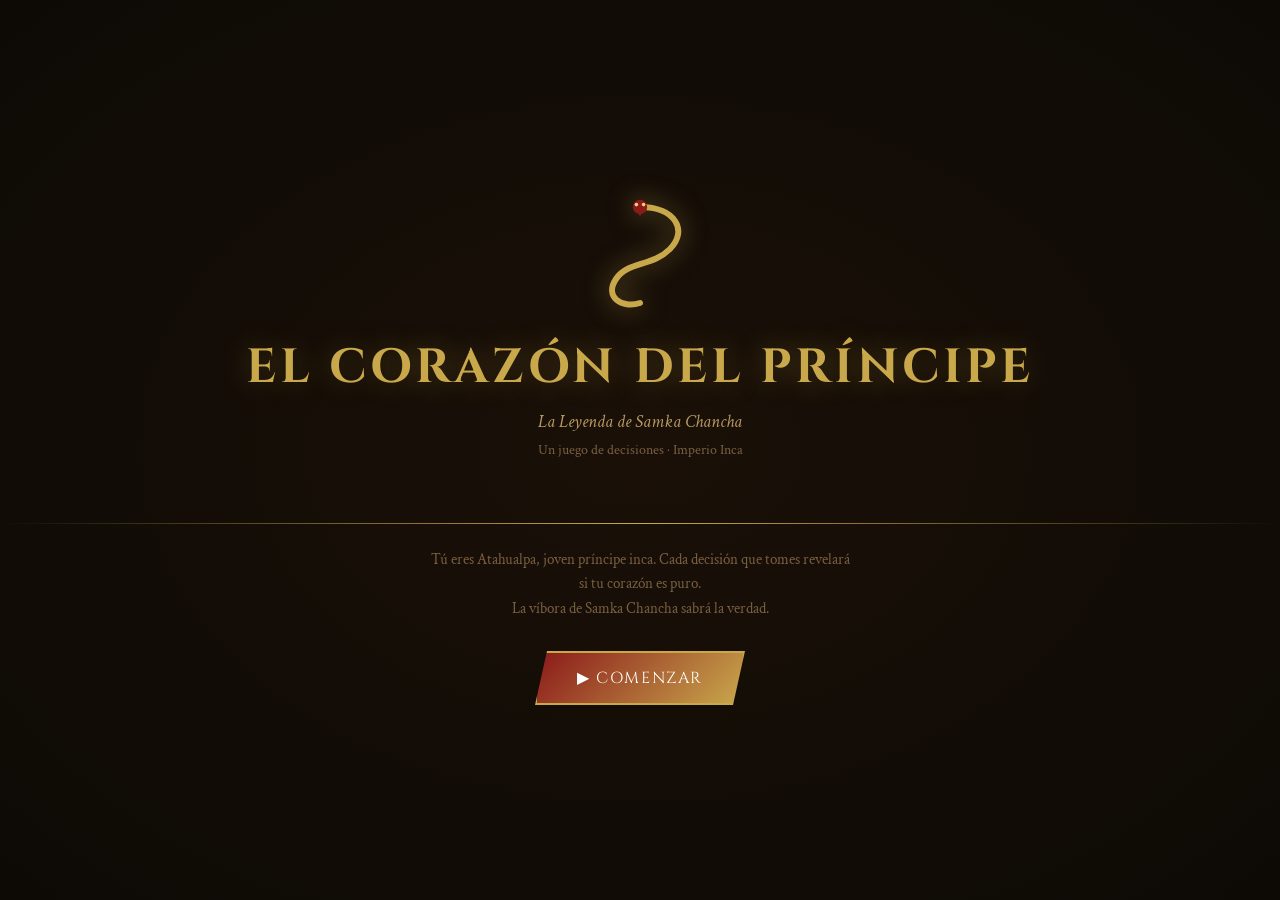
<file: juego2.html>
<!DOCTYPE html>
<html lang="es">
<head>
<meta charset="UTF-8">
<meta name="viewport" content="width=device-width, initial-scale=1.0">
<title>El Corazón del Príncipe — Samka Chancha</title>
<style>
  @import url('https://fonts.googleapis.com/css2?family=Cinzel:wght@400;700;900&family=Crimson+Text:ital,wght@0,400;0,600;1,400&display=swap');

  :root {
    --oro: #C9A84C;
    --oro-claro: #F0D080;
    --oscuro: #0D0A05;
    --cafe-profundo: #1A1008;
    --cafe-medio: #2E1C08;
    --rojo-inca: #8B1A1A;
    --rojo-suave: #A0522D;
    --piedra: #3D2B1A;
    --texto: #E8D5A3;
    --texto-suave: #B89860;
  }

  * { margin: 0; padding: 0; box-sizing: border-box; }

  body {
    background: var(--oscuro);
    color: var(--texto);
    font-family: 'Crimson Text', serif;
    min-height: 100vh;
    overflow-x: hidden;
  }

  /* ——— PANTALLA DE INICIO ——— */
  #pantalla-inicio {
    position: fixed; inset: 0;
    background: radial-gradient(ellipse at center, #1A1008 0%, #0D0A05 100%);
    display: flex; flex-direction: column;
    align-items: center; justify-content: center;
    z-index: 100;
    transition: opacity 0.8s;
  }

  .serpiente-svg {
    width: 120px; margin-bottom: 20px;
    animation: flotar 3s ease-in-out infinite;
    filter: drop-shadow(0 0 12px #C9A84C88);
  }

  @keyframes flotar {
    0%,100% { transform: translateY(0); }
    50% { transform: translateY(-12px); }
  }

  #pantalla-inicio h1 {
    font-family: 'Cinzel', serif;
    font-size: clamp(1.6rem, 5vw, 3rem);
    color: var(--oro);
    text-align: center;
    letter-spacing: 0.08em;
    text-shadow: 0 0 30px #C9A84C55;
    margin-bottom: 10px;
  }

  #pantalla-inicio .subtitulo {
    font-size: 1.1rem;
    color: var(--texto-suave);
    font-style: italic;
    margin-bottom: 8px;
    text-align: center;
  }

  #pantalla-inicio .autor {
    font-size: 0.85rem;
    color: #7a6040;
    margin-bottom: 40px;
    text-align: center;
  }

  .btn-inicio {
    background: linear-gradient(135deg, #8B1A1A, #C9A84C);
    border: 2px solid var(--oro);
    color: #fff;
    font-family: 'Cinzel', serif;
    font-size: 1rem;
    padding: 14px 40px;
    cursor: pointer;
    letter-spacing: 0.1em;
    transition: all 0.3s;
    clip-path: polygon(12px 0%, 100% 0%, calc(100% - 12px) 100%, 0% 100%);
  }
  .btn-inicio:hover {
    background: linear-gradient(135deg, #C9A84C, #8B1A1A);
    box-shadow: 0 0 25px #C9A84C66;
    transform: scale(1.05);
  }

  /* ——— BARRA DE PUREZA ——— */
  #hud {
    position: fixed; top: 0; left: 0; right: 0;
    padding: 12px 20px;
    background: linear-gradient(to bottom, rgba(13,10,5,0.97), transparent);
    display: flex; align-items: center; gap: 14px;
    z-index: 50;
  }

  #hud .hud-label {
    font-family: 'Cinzel', serif;
    font-size: 0.7rem;
    color: var(--oro);
    letter-spacing: 0.1em;
    white-space: nowrap;
  }

  #barra-pureza-bg {
    flex: 1; height: 8px;
    background: #2E1C08;
    border: 1px solid #4a3010;
    border-radius: 4px;
    overflow: hidden;
  }

  #barra-pureza-fill {
    height: 100%;
    background: linear-gradient(to right, #8B1A1A, #C9A84C, #F0D080);
    border-radius: 4px;
    transition: width 0.8s cubic-bezier(0.34,1.56,0.64,1);
    width: 50%;
  }

  #pureza-valor {
    font-family: 'Cinzel', serif;
    font-size: 0.75rem;
    color: var(--oro-claro);
    width: 40px;
    text-align: right;
  }

  /* ——— ESCENA ——— */
  #juego {
    display: none;
    min-height: 100vh;
    padding-top: 50px;
  }

  .escena {
    display: none;
    max-width: 780px;
    margin: 0 auto;
    padding: 30px 20px 60px;
  }
  .escena.activa { display: block; animation: aparecer 0.6s ease; }

  @keyframes aparecer {
    from { opacity: 0; transform: translateY(20px); }
    to   { opacity: 1; transform: translateY(0); }
  }

  /* Encabezado de lugar */
  .lugar {
    font-family: 'Cinzel', serif;
    font-size: 0.7rem;
    color: var(--texto-suave);
    letter-spacing: 0.2em;
    text-transform: uppercase;
    border-left: 3px solid var(--rojo-inca);
    padding-left: 10px;
    margin-bottom: 18px;
  }

  /* Ilustración de escena */
  .ilustracion {
    width: 100%;
    border-radius: 2px;
    margin-bottom: 22px;
    border: 1px solid #3a2410;
    background: var(--cafe-profundo);
    min-height: 200px;
    display: flex; align-items: center; justify-content: center;
    overflow: hidden;
    position: relative;
  }

  /* Personaje hablando */
  .hablante {
    font-family: 'Cinzel', serif;
    font-size: 0.75rem;
    color: var(--oro);
    letter-spacing: 0.12em;
    margin-bottom: 6px;
  }

  /* Caja de texto narrativo */
  .narrativa {
    background: rgba(20,12,4,0.7);
    border: 1px solid #3a2410;
    border-left: 3px solid var(--rojo-inca);
    padding: 18px 22px;
    font-size: 1.15rem;
    line-height: 1.75;
    color: var(--texto);
    margin-bottom: 22px;
    border-radius: 0 4px 4px 0;
  }

  /* Diálogo */
  .dialogo {
    background: rgba(30,18,6,0.85);
    border: 1px solid var(--oro);
    border-radius: 4px;
    padding: 16px 20px;
    font-size: 1.1rem;
    line-height: 1.7;
    color: var(--oro-claro);
    font-style: italic;
    margin-bottom: 22px;
    position: relative;
  }
  .dialogo::before {
    content: '"';
    font-size: 3rem;
    color: var(--rojo-inca);
    position: absolute;
    top: -10px; left: 10px;
    font-style: normal;
    line-height: 1;
  }

  /* Decisiones */
  .decisiones-titulo {
    font-family: 'Cinzel', serif;
    font-size: 0.7rem;
    color: var(--texto-suave);
    letter-spacing: 0.2em;
    margin-bottom: 12px;
  }

  .opciones {
    display: flex; flex-direction: column; gap: 10px;
  }

  .opcion {
    background: linear-gradient(90deg, rgba(46,28,8,0.9), rgba(26,16,4,0.9));
    border: 1px solid #4a3010;
    border-left: 4px solid var(--rojo-inca);
    padding: 14px 18px;
    cursor: pointer;
    font-family: 'Crimson Text', serif;
    font-size: 1.05rem;
    color: var(--texto);
    text-align: left;
    transition: all 0.25s;
    position: relative;
    overflow: hidden;
  }

  .opcion::after {
    content: '▶';
    position: absolute; right: 16px; top: 50%;
    transform: translateY(-50%);
    color: var(--rojo-inca);
    opacity: 0;
    transition: opacity 0.2s, right 0.2s;
  }

  .opcion:hover {
    border-left-color: var(--oro);
    background: linear-gradient(90deg, rgba(80,50,15,0.9), rgba(46,28,8,0.9));
    color: var(--oro-claro);
    padding-right: 40px;
  }
  .opcion:hover::after { opacity: 1; right: 12px; }

  .opcion .efecto {
    font-size: 0.75rem;
    color: var(--texto-suave);
    display: block;
    margin-top: 4px;
    font-style: italic;
  }

  /* Feedback tras decisión */
  .feedback {
    display: none;
    background: rgba(0,0,0,0.5);
    border: 1px solid var(--oro);
    padding: 14px 18px;
    border-radius: 4px;
    font-size: 1rem;
    color: var(--texto-suave);
    font-style: italic;
    margin-bottom: 18px;
    animation: aparecer 0.4s ease;
  }

  .btn-continuar {
    background: transparent;
    border: 2px solid var(--oro);
    color: var(--oro);
    font-family: 'Cinzel', serif;
    font-size: 0.8rem;
    letter-spacing: 0.12em;
    padding: 10px 28px;
    cursor: pointer;
    transition: all 0.3s;
    margin-top: 6px;
  }
  .btn-continuar:hover {
    background: var(--oro);
    color: var(--oscuro);
  }

  /* ——— PANTALLA FINAL ——— */
  #pantalla-final {
    display: none;
    max-width: 680px;
    margin: 80px auto 60px;
    padding: 20px;
    text-align: center;
    animation: aparecer 0.8s ease;
  }

  #pantalla-final .titulo-fin {
    font-family: 'Cinzel', serif;
    font-size: clamp(1.4rem, 4vw, 2.2rem);
    color: var(--oro);
    margin-bottom: 10px;
    text-shadow: 0 0 20px #C9A84C55;
  }

  #pantalla-final .descripcion-fin {
    font-size: 1.1rem;
    line-height: 1.8;
    color: var(--texto);
    margin-bottom: 24px;
    background: rgba(20,12,4,0.7);
    border: 1px solid #4a3010;
    padding: 20px;
    border-radius: 4px;
  }

  .moraleja-box {
    border: 1px solid var(--oro);
    padding: 20px;
    margin-bottom: 28px;
    background: rgba(30,18,6,0.7);
  }

  .moraleja-box .m-titulo {
    font-family: 'Cinzel', serif;
    font-size: 0.75rem;
    color: var(--rojo-inca);
    letter-spacing: 0.2em;
    margin-bottom: 10px;
  }

  .moraleja-box p {
    font-size: 1.05rem;
    line-height: 1.75;
    font-style: italic;
    color: var(--texto-suave);
  }

  #puntaje-final {
    font-family: 'Cinzel', serif;
    font-size: 1.5rem;
    color: var(--oro-claro);
    margin-bottom: 24px;
  }

  .btn-reiniciar {
    background: var(--rojo-inca);
    border: 2px solid var(--oro);
    color: var(--oro-claro);
    font-family: 'Cinzel', serif;
    font-size: 0.85rem;
    padding: 12px 32px;
    cursor: pointer;
    letter-spacing: 0.1em;
    transition: all 0.3s;
  }
  .btn-reiniciar:hover {
    background: var(--oro);
    color: var(--oscuro);
  }

  /* Divisor dorado */
  .divisor {
    width: 100%;
    height: 1px;
    background: linear-gradient(to right, transparent, var(--oro), transparent);
    margin: 24px 0;
  }

  /* SVG ilustraciones de escena */
  .svg-escena { width: 100%; height: 220px; }

  /* Partículas flotantes */
  .particula {
    position: fixed;
    width: 2px; height: 2px;
    background: var(--oro);
    border-radius: 50%;
    pointer-events: none;
    animation: subir linear infinite;
    opacity: 0;
  }
  @keyframes subir {
    0%   { transform: translateY(100vh) translateX(0); opacity: 0; }
    10%  { opacity: 0.6; }
    90%  { opacity: 0.3; }
    100% { transform: translateY(-10vh) translateX(30px); opacity: 0; }
  }
</style>
</head>
<body>

<!-- Partículas ambientales -->
<div id="particulas"></div>

<!-- ===== PANTALLA DE INICIO ===== -->
<div id="pantalla-inicio">
  <svg class="serpiente-svg" viewBox="0 0 100 100" xmlns="http://www.w3.org/2000/svg">
    <path d="M 50 10 C 80 10 90 30 75 45 C 60 60 40 55 30 70 C 20 85 35 95 50 90"
          fill="none" stroke="#C9A84C" stroke-width="5" stroke-linecap="round"/>
    <circle cx="50" cy="10" r="6" fill="#8B1A1A"/>
    <circle cx="47" cy="8" r="1.5" fill="#F0D080"/>
    <circle cx="53" cy="8" r="1.5" fill="#F0D080"/>
    <path d="M 48 14 L 50 18 L 52 14" fill="#8B1A1A"/>
  </svg>

  <h1>EL CORAZÓN DEL PRÍNCIPE</h1>
  <p class="subtitulo">La Leyenda de Samka Chancha</p>
  <p class="autor">Un juego de decisiones · Imperio Inca</p>
  <div class="divisor"></div>
  <p style="font-size:0.95rem; color:#7a6040; max-width:420px; text-align:center; margin-bottom:30px; line-height:1.6;">
    Tú eres Atahualpa, joven príncipe inca. Cada decisión que tomes revelará si tu corazón es puro.<br>
    La víbora de Samka Chancha sabrá la verdad.
  </p>
  <button class="btn-inicio" onclick="iniciarJuego()">▶ COMENZAR</button>
</div>

<!-- ===== HUD ===== -->
<div id="hud" style="display:none;">
  <span class="hud-label">PUREZA DE CORAZÓN</span>
  <div id="barra-pureza-bg"><div id="barra-pureza-fill"></div></div>
  <span id="pureza-valor">50</span>
</div>

<!-- ===== JUEGO ===== -->
<div id="juego">

  <!-- ESCENA 1: Las tierras altas -->
  <div class="escena" id="escena-1">
    <div class="lugar">📍 Las Tierras Altas del Imperio Inca</div>

    <div class="ilustracion">
      <svg class="svg-escena" viewBox="0 0 780 220">
        <!-- Cielo -->
        <defs>
          <linearGradient id="cielo1" x1="0" y1="0" x2="0" y2="1">
            <stop offset="0%" stop-color="#0D1A2E"/>
            <stop offset="100%" stop-color="#1A2D1A"/>
          </linearGradient>
        </defs>
        <rect width="780" height="220" fill="url(#cielo1)"/>
        <!-- Montañas -->
        <polygon points="0,220 120,80 240,220" fill="#1a3020"/>
        <polygon points="100,220 280,50 460,220" fill="#142A18"/>
        <polygon points="350,220 520,70 690,220" fill="#1a3020"/>
        <polygon points="600,220 720,90 780,220" fill="#142A18"/>
        <!-- Sol/Luna dorado -->
        <circle cx="390" cy="55" r="28" fill="none" stroke="#C9A84C" stroke-width="2" opacity="0.7"/>
        <circle cx="390" cy="55" r="18" fill="#C9A84C" opacity="0.5"/>
        <!-- Estrellas -->
        <circle cx="80" cy="30" r="1.5" fill="#F0D080" opacity="0.8"/>
        <circle cx="200" cy="20" r="1" fill="#F0D080" opacity="0.6"/>
        <circle cx="600" cy="25" r="1.5" fill="#F0D080" opacity="0.8"/>
        <circle cx="700" cy="15" r="1" fill="#F0D080" opacity="0.6"/>
        <!-- Atahualpa (silueta) -->
        <ellipse cx="320" cy="180" rx="18" ry="28" fill="#8B1A1A"/>
        <circle cx="320" cy="148" r="13" fill="#A0522D"/>
        <!-- Corona -->
        <rect x="312" y="135" width="16" height="6" fill="#C9A84C"/>
        <rect x="316" y="130" width="4" height="6" fill="#C9A84C"/>
        <!-- Maestro Quishpe (silueta) -->
        <ellipse cx="420" cy="182" rx="15" ry="26" fill="#4a3020"/>
        <circle cx="420" cy="153" r="12" fill="#6a4830"/>
        <!-- Texto interno -->
        <text x="390" y="210" text-anchor="middle" fill="#C9A84C" font-size="11" font-family="serif" opacity="0.7">Atahualpa y su maestro Quishpe</text>
      </svg>
    </div>

    <div class="narrativa">
      Hace muchos años, en las tierras altas del Imperio Inca, vivías tú: <strong>Atahualpa</strong>, joven príncipe valiente, curioso y con muchas ganas de aprender. Tu maestro, el sabio <strong>Quishpe</strong>, te enseñaba cada día sobre el mundo, la historia y cómo ser un buen gobernante.
    </div>

    <div class="hablante">QUISHPE — tu maestro</div>
    <div class="dialogo">
      Hoy iremos a un lugar especial, Atahualpa. Necesitas conocer no solo las cosas bonitas del mundo, sino también aquellas que enseñan dolor y respeto.
    </div>

    <div class="decisiones-titulo">— ¿CÓMO RESPONDES? —</div>
    <div class="opciones">
      <button class="opcion" onclick="decidir(1, 'A', +20, '¡Bien! Tu disposición a aprender muestra respeto y humildad.', 2)">
        "Estoy listo, maestro. Confío en tu sabiduría."
        <span class="efecto">✦ Muestra humildad y respeto por el saber</span>
      </button>
      <button class="opcion" onclick="decidir(1, 'B', -10, 'El miedo es natural, pero un futuro gobernante debe dominar sus temores.', 2)">
        "No sé si quiero ir. Los lugares difíciles me dan miedo."
        <span class="efecto">✦ La duda te hace dudar de tu propio valor</span>
      </button>
      <button class="opcion" onclick="decidir(1, 'C', +5, 'La curiosidad es buena, pero recuerda que un líder también debe tener paciencia.', 2)">
        "¿A qué lugar? ¡Cuéntame todo ahora, maestro!"
        <span class="efecto">✦ La curiosidad puede ser impulsiva</span>
      </button>
    </div>
    <div class="feedback" id="fb-1"></div>
    <button class="btn-continuar" id="btn-c1" style="display:none;" onclick="irA(2)">Continuar la historia ▶</button>
  </div>

  <!-- ESCENA 2: Camino al volcán Pichincha -->
  <div class="escena" id="escena-2">
    <div class="lugar">📍 Ruta a las Faldas del Volcán Pichincha — Cerca de Quitwa</div>

    <div class="ilustracion">
      <svg class="svg-escena" viewBox="0 0 780 220">
        <defs>
          <linearGradient id="cielo2" x1="0" y1="0" x2="0" y2="1">
            <stop offset="0%" stop-color="#1A0A00"/>
            <stop offset="100%" stop-color="#2D1A08"/>
          </linearGradient>
        </defs>
        <rect width="780" height="220" fill="url(#cielo2)"/>
        <!-- Volcán Pichincha -->
        <polygon points="250,220 390,30 530,220" fill="#2a1a08"/>
        <polygon points="360,80 390,30 420,80 400,75 390,50 380,75" fill="#C9A84C" opacity="0.3"/>
        <!-- Camino de piedra -->
        <path d="M 0,200 Q 390,150 780,200" fill="none" stroke="#4a3010" stroke-width="8"/>
        <path d="M 0,200 Q 390,150 780,200" fill="none" stroke="#2E1C08" stroke-width="4"/>
        <!-- Humo del volcán -->
        <ellipse cx="390" cy="18" rx="20" ry="10" fill="#3a2a18" opacity="0.5"/>
        <ellipse cx="388" cy="8" rx="14" ry="7" fill="#4a3a28" opacity="0.4"/>
        <!-- Árboles andinos -->
        <rect x="80" y="155" width="6" height="40" fill="#3a2a10"/>
        <ellipse cx="83" cy="148" rx="18" ry="22" fill="#1a3a10"/>
        <rect x="650" y="150" width="6" height="42" fill="#3a2a10"/>
        <ellipse cx="653" cy="142" rx="18" ry="22" fill="#1a3a10"/>
        <!-- Siluetas caminando -->
        <ellipse cx="340" cy="175" rx="12" ry="22" fill="#8B1A1A"/>
        <circle cx="340" cy="150" r="10" fill="#A0522D"/>
        <rect x="334" y="140" width="12" height="5" fill="#C9A84C"/>
        <ellipse cx="390" cy="177" rx="11" ry="20" fill="#4a3020"/>
        <circle cx="390" cy="155" r="9" fill="#6a4830"/>
        <text x="390" y="212" text-anchor="middle" fill="#C9A84C" font-size="11" font-family="serif" opacity="0.7">Camino hacia Samka Chancha</text>
      </svg>
    </div>

    <div class="narrativa">
      Durante el camino, cruzas bosques y senderos de piedra hacia las faldas del volcán Pichincha. Quishpe camina en silencio. De pronto, ves a un anciano caído al borde del sendero, exhausto y con hambre.
    </div>

    <div class="decisiones-titulo">— ¿QUÉ DECIDES HACER? —</div>
    <div class="opciones">
      <button class="opcion" onclick="decidir(2, 'A', +20, 'Excelente. Ayudar al débil sin esperar nada revela un corazón generoso y justo.', 3)">
        Te detienes, le ofreces agua y alimento, y le ayudas a ponerse de pie.
        <span class="efecto">✦ Muestra generosidad y empatía</span>
      </button>
      <button class="opcion" onclick="decidir(2, 'B', -15, 'Un gobernante que ignora el sufrimiento de su pueblo no está preparado para liderar.', 3)">
        Sigues caminando. Tienes prisa y el anciano no es tu responsabilidad.
        <span class="efecto">✦ La indiferencia es señal de corazón cerrado</span>
      </button>
      <button class="opcion" onclick="decidir(2, 'C', +8, 'Pedir ayuda también es un acto de responsabilidad, aunque hubieras podido actuar tú mismo.', 3)">
        Le dices a Quishpe que alguien debe venir a ayudar al anciano, pero no te detienes.
        <span class="efecto">✦ Media solución: reconoces el problema pero evitas actuar</span>
      </button>
    </div>
    <div class="feedback" id="fb-2"></div>
    <button class="btn-continuar" id="btn-c2" style="display:none;" onclick="irA(3)">Continuar la historia ▶</button>
  </div>

  <!-- ESCENA 3: Llegada a Samka Chancha -->
  <div class="escena" id="escena-3">
    <div class="lugar">📍 La Cárcel Samka Chancha — Faldas del Pichincha</div>

    <div class="ilustracion">
      <svg class="svg-escena" viewBox="0 0 780 220">
        <defs>
          <linearGradient id="cieloCarcel" x1="0" y1="0" x2="0" y2="1">
            <stop offset="0%" stop-color="#050305"/>
            <stop offset="100%" stop-color="#0D0A05"/>
          </linearGradient>
          <radialGradient id="luzPozo" cx="50%" cy="60%" r="40%">
            <stop offset="0%" stop-color="#C9A84C" stop-opacity="0.3"/>
            <stop offset="100%" stop-color="#0D0A05" stop-opacity="0"/>
          </radialGradient>
        </defs>
        <rect width="780" height="220" fill="url(#cieloCarcel)"/>
        <!-- Muros de piedra -->
        <rect x="0" y="80" width="780" height="140" fill="#1a1208"/>
        <!-- Bloques de piedra -->
        <rect x="0" y="80" width="120" height="30" fill="none" stroke="#2a1f10" stroke-width="1"/>
        <rect x="120" y="80" width="130" height="30" fill="none" stroke="#2a1f10" stroke-width="1"/>
        <rect x="250" y="80" width="140" height="30" fill="none" stroke="#2a1f10" stroke-width="1"/>
        <rect x="60" y="110" width="130" height="30" fill="none" stroke="#2a1f10" stroke-width="1"/>
        <rect x="190" y="110" width="120" height="30" fill="none" stroke="#2a1f10" stroke-width="1"/>
        <rect x="310" y="110" width="140" height="30" fill="none" stroke="#2a1f10" stroke-width="1"/>
        <!-- El pozo -->
        <ellipse cx="390" cy="175" rx="60" ry="20" fill="#090705"/>
        <ellipse cx="390" cy="172" rx="60" ry="20" fill="none" stroke="#4a3010" stroke-width="3"/>
        <rect width="780" height="220" fill="url(#luzPozo)"/>
        <!-- Cuerda y polea -->
        <line x1="390" y1="90" x2="390" y2="155" stroke="#8B6030" stroke-width="3"/>
        <circle cx="390" cy="88" r="8" fill="none" stroke="#C9A84C" stroke-width="2"/>
        <!-- Serpiente en el pozo -->
        <path d="M 360,175 Q 375,165 390,170 Q 405,175 418,165" fill="none" stroke="#8B1A1A" stroke-width="3" stroke-linecap="round"/>
        <circle cx="420" cy="163" r="5" fill="#8B1A1A"/>
        <circle cx="418" cy="161" r="1.5" fill="#F0D080"/>
        <circle cx="422" cy="161" r="1.5" fill="#F0D080"/>
        <!-- Antorcha -->
        <rect x="120" y="100" width="6" height="30" fill="#5a3820"/>
        <ellipse cx="123" cy="98" rx="8" ry="12" fill="#C9A84C" opacity="0.7"/>
        <ellipse cx="123" cy="96" rx="5" ry="8" fill="#F0D080" opacity="0.6"/>
        <text x="390" y="212" text-anchor="middle" fill="#8B1A1A" font-size="12" font-family="serif" opacity="0.9">La cárcel Samka Chancha — el pozo de la víbora</text>
      </svg>
    </div>

    <div class="narrativa">
      Llegas a <strong>Samka Chancha</strong>, una cárcel oscura construida por el emperador <strong>Huayna Cápac</strong> en las faldas del volcán Pichincha, cerca de la ciudad de Quitwa. En ese lugar se castigaba a los traidores. Dentro del pozo vive una víbora venenosa que ataca solo a las personas malas: mentirosas, cobardes o crueles.
    </div>

    <div class="hablante">QUISHPE — tu maestro</div>
    <div class="dialogo">
      Porque un futuro gobernante debe conocer el dolor de su pueblo y también probar su valor.
    </div>

    <p style="font-size:1rem; color:var(--texto-suave); margin-bottom:18px;">Miras el pozo oscuro. El sonido de la víbora llega desde abajo. Quishpe te observa en silencio, esperando tu reacción.</p>

    <div class="decisiones-titulo">— ¿QUÉ HACES? —</div>
    <div class="opciones">
      <button class="opcion" onclick="decidir(3, 'A', +25, 'La valentía verdadera es actuar a pesar del miedo. Atahualpa demostró ser valiente.', 4)">
        "¡Átame con un lazo y bájame! Así sabrás si soy digno de gobernar."
        <span class="efecto">✦ Valentía y decisión — igual que en la leyenda</span>
      </button>
      <button class="opcion" onclick="decidir(3, 'B', -20, 'Rechazar la prueba es señal de cobardía. El maestro enseña que el dolor y el respeto forman al líder.', 4)">
        "No bajaré. Es demasiado peligroso y no veo razón para hacerlo."
        <span class="efecto">✦ La cobardía aleja al liderazgo justo</span>
      </button>
      <button class="opcion" onclick="decidir(3, 'C', 0, 'Pedir más tiempo es comprensible, pero la prueba del corazón no espera eternamente.', 4)">
        "Necesito un momento para pensar antes de decidir."
        <span class="efecto">✦ La prudencia puede ser sabiduría... o evasión</span>
      </button>
    </div>
    <div class="feedback" id="fb-3"></div>
    <button class="btn-continuar" id="btn-c3" style="display:none;" onclick="irA(4)">Continuar la historia ▶</button>
  </div>

  <!-- ESCENA 4: Dentro del pozo -->
  <div class="escena" id="escena-4">
    <div class="lugar">📍 Dentro del Pozo — Samka Chancha</div>

    <div class="ilustracion">
      <svg class="svg-escena" viewBox="0 0 780 220">
        <defs>
          <radialGradient id="luzArriba" cx="50%" cy="0%" r="50%">
            <stop offset="0%" stop-color="#C9A84C" stop-opacity="0.5"/>
            <stop offset="100%" stop-color="#050305" stop-opacity="0"/>
          </radialGradient>
        </defs>
        <rect width="780" height="220" fill="#050305"/>
        <rect width="780" height="220" fill="url(#luzArriba)"/>
        <!-- Paredes del pozo -->
        <rect x="0" y="0" width="130" height="220" fill="#12100a"/>
        <rect x="650" y="0" width="130" height="220" fill="#12100a"/>
        <!-- Bloques de piedra de pared -->
        <rect x="0" y="0" width="130" height="40" fill="none" stroke="#2a1f10" stroke-width="1"/>
        <rect x="0" y="40" width="130" height="40" fill="none" stroke="#2a1f10" stroke-width="1"/>
        <rect x="0" y="80" width="130" height="40" fill="none" stroke="#2a1f10" stroke-width="1"/>
        <rect x="650" y="0" width="130" height="40" fill="none" stroke="#2a1f10" stroke-width="1"/>
        <rect x="650" y="40" width="130" height="40" fill="none" stroke="#2a1f10" stroke-width="1"/>
        <!-- Atahualpa en el pozo -->
        <ellipse cx="350" cy="180" rx="22" ry="30" fill="#8B1A1A"/>
        <circle cx="350" cy="148" r="15" fill="#A0522D"/>
        <rect x="342" y="133" width="16" height="7" fill="#C9A84C"/>
        <!-- Cuerda -->
        <line x1="350" y1="0" x2="350" y2="135" stroke="#8B6030" stroke-width="4"/>
        <!-- La víbora -->
        <path d="M 430,195 Q 420,175 400,172 Q 380,169 365,175 Q 355,180 350,190" fill="none" stroke="#8B1A1A" stroke-width="5" stroke-linecap="round"/>
        <circle cx="432" cy="197" r="9" fill="#8B1A1A"/>
        <circle cx="429" cy="194" r="2.5" fill="#F0D080"/>
        <circle cx="435" cy="194" r="2.5" fill="#F0D080"/>
        <path d="M 430,205 L 434,210 L 428,210" fill="#8B1A1A"/>
        <!-- Luz desde arriba -->
        <ellipse cx="390" cy="5" rx="80" ry="15" fill="#C9A84C" opacity="0.4"/>
        <text x="390" y="215" text-anchor="middle" fill="#C9A84C" font-size="11" font-family="serif" opacity="0.8">La víbora se acerca a Atahualpa...</text>
      </svg>
    </div>

    <div class="narrativa">
      Bajas lentamente al pozo oscuro. La única luz viene desde arriba. Escuchas el deslizarse de escamas sobre la piedra. La víbora se acerca. Tu corazón late con fuerza. En ese momento recuerdas las palabras de Quishpe.
    </div>

    <p style="font-size:1rem; color:var(--texto-suave); margin-bottom:18px;">La víbora está frente a ti. Sus ojos dorados te estudian. Solo tú sabes lo que hay en tu corazón en este momento.</p>

    <div class="decisiones-titulo">— ¿QUÉ PIENSAS EN ESE INSTANTE? —</div>
    <div class="opciones">
      <button class="opcion" onclick="decidir(4, 'A', +20, 'Pensar en tu pueblo antes que en ti mismo es la marca de un verdadero gobernante.', 5)">
        "Debo ser valiente. Si tengo miedo, lo acepto, pero no huiré. Lo hago por mi pueblo."
        <span class="efecto">✦ Valentía honesta y deber como gobernante</span>
      </button>
      <button class="opcion" onclick="decidir(4, 'B', +10, 'La confianza en el maestro es positiva, pero el valor debe venir también de ti mismo.', 5)">
        "Confío en que Quishpe no me pondría en peligro real. Todo estará bien."
        <span class="efecto">✦ Confianza en el maestro</span>
      </button>
      <button class="opcion" onclick="decidir(4, 'C', -15, 'El engaño, incluso en el pensamiento, es exactamente lo que la víbora detecta.', 5)">
        "Solo debo aparentar calma. Si finjo valentía, la víbora no me atacará."
        <span class="efecto">✦ La mentira interior es lo que la víbora juzga</span>
      </button>
    </div>
    <div class="feedback" id="fb-4"></div>
    <button class="btn-continuar" id="btn-c4" style="display:none;" onclick="irA(5)">Continuar la historia ▶</button>
  </div>

  <!-- ESCENA 5: La decisión como emperador -->
  <div class="escena" id="escena-5">
    <div class="lugar">📍 Años Después — El Imperio, ya siendo Emperador</div>

    <div class="ilustracion">
      <svg class="svg-escena" viewBox="0 0 780 220">
        <defs>
          <linearGradient id="cieloEmp" x1="0" y1="0" x2="0" y2="1">
            <stop offset="0%" stop-color="#0D1A0D"/>
            <stop offset="100%" stop-color="#1A2A0A"/>
          </linearGradient>
        </defs>
        <rect width="780" height="220" fill="url(#cieloEmp)"/>
        <!-- Arquitectura inca -->
        <rect x="150" y="120" width="180" height="100" fill="#1a1a10"/>
        <rect x="160" y="110" width="160" height="20" fill="#2a2a18"/>
        <rect x="420" y="130" width="200" height="90" fill="#1a1a10"/>
        <rect x="430" y="120" width="180" height="20" fill="#2a2a18"/>
        <!-- El pozo tapado -->
        <ellipse cx="390" cy="185" rx="55" ry="18" fill="#2a1a0a"/>
        <ellipse cx="390" cy="183" rx="55" ry="18" fill="#3a2a14"/>
        <line x1="335" y1="183" x2="445" y2="183" stroke="#4a3a1a" stroke-width="2"/>
        <!-- Atahualpa Emperador -->
        <ellipse cx="390" cy="165" rx="25" ry="35" fill="#8B1A1A"/>
        <circle cx="390" cy="128" r="18" fill="#A0522D"/>
        <!-- Corona imperial -->
        <rect x="380" y="110" width="20" height="10" fill="#C9A84C"/>
        <rect x="382" y="103" width="5" height="8" fill="#C9A84C"/>
        <rect x="390" y="101" width="5" height="10" fill="#C9A84C"/>
        <rect x="398" y="103" width="5" height="8" fill="#C9A84C"/>
        <!-- Obreros tapando el pozo -->
        <ellipse cx="310" cy="188" rx="12" ry="20" fill="#6a4820"/>
        <circle cx="310" cy="166" r="10" fill="#8a6040"/>
        <ellipse cx="460" cy="188" rx="12" ry="20" fill="#6a4820"/>
        <circle cx="460" cy="166" r="10" fill="#8a6040"/>
        <text x="390" y="215" text-anchor="middle" fill="#C9A84C" font-size="11" font-family="serif" opacity="0.8">El Emperador manda tapar el pozo de Samka Chancha</text>
      </svg>
    </div>

    <div class="narrativa">
      Pasaron los años. Te convertiste en <strong>Emperador</strong>. Ahora debes tomar una decisión sobre Samka Chancha. Recuerdas lo que viviste en ese pozo oscuro y lo que aprendiste: <em>"el miedo y el dolor no hacen mejor a nadie."</em>
    </div>

    <p style="font-size:1rem; color:var(--texto-suave); margin-bottom:18px;">Como emperador, tienes el poder de decidir el destino de Samka Chancha y de cómo gobernar tu pueblo.</p>

    <div class="decisiones-titulo">— ¿CUÁL ES TU DECISIÓN COMO GOBERNANTE? —</div>
    <div class="opciones">
      <button class="opcion" onclick="decidir(5, 'A', +25, 'Exactamente lo que hizo Atahualpa en la leyenda. El dolor no forma líderes; la conciencia tranquila sí.', 'fin')">
        Mandas tapar el pozo. El miedo y el castigo no mejoran a las personas. Lo que cambia a alguien es cumplir su deber con conciencia tranquila.
        <span class="efecto">✦ Decisión justa — como en la leyenda original</span>
      </button>
      <button class="opcion" onclick="decidir(5, 'B', -10, 'El temor puede mantener el orden, pero no forma personas de buen corazón.', 'fin')">
        Mantienes el pozo abierto. El pueblo debe temer las consecuencias del mal.
        <span class="efecto">✦ El miedo como herramienta de gobierno</span>
      </button>
      <button class="opcion" onclick="decidir(5, 'C', +10, 'Transformar el dolor en enseñanza es sabio, aunque la leyenda nos dice que Atahualpa eligió clausurarlo definitivamente.', 'fin')">
        Conviertes Samka Chancha en un lugar de enseñanza para los jóvenes del Imperio.
        <span class="efecto">✦ Transformar el dolor en aprendizaje</span>
      </button>
    </div>
    <div class="feedback" id="fb-5"></div>
    <button class="btn-continuar" id="btn-c5" style="display:none;" onclick="mostrarFinal()">Ver el desenlace ▶</button>
  </div>

</div><!-- fin #juego -->

<!-- ===== PANTALLA FINAL ===== -->
<div id="pantalla-final">
  <div class="lugar" style="text-align:center; border-left:none; padding-left:0; margin-bottom:20px;">⚔ DESENLACE DE LA LEYENDA ⚔</div>

  <div id="titulo-fin" class="titulo-fin"></div>
  <div id="puntaje-final"></div>

  <div id="descripcion-fin" class="descripcion-fin"></div>

  <div class="divisor"></div>

  <div class="moraleja-box">
    <div class="m-titulo">— MORALEJA DE LA LEYENDA —</div>
    <p>Esta leyenda resalta la importancia de la justicia y el liderazgo en la cultura inca. Samka Chancha no solo era un lugar de castigo, sino también una herramienta para mantener el orden y la moral entre los súbditos del imperio. La experiencia de Atahualpa en este lugar simboliza la preparación y el entendimiento necesarios para gobernar con sabiduría y empatía.</p>
  </div>

  <div class="moraleja-box" style="border-color: var(--rojo-inca); margin-top:14px;">
    <div class="m-titulo" style="color: var(--oro);">— EL MENSAJE FINAL —</div>
    <p>La verdadera fuerza no está en el castigo, sino en hacer el bien, incluso cuando nadie nos ve.</p>
  </div>

  <button class="btn-reiniciar" onclick="reiniciar()" style="margin-top:30px;">↺ Jugar de nuevo</button>
</div>

<script>
// Estado
let pureza = 50;
const MAX = 100;
const MIN = 0;

function iniciarJuego() {
  document.getElementById('pantalla-inicio').style.opacity = '0';
  setTimeout(() => {
    document.getElementById('pantalla-inicio').style.display = 'none';
    document.getElementById('hud').style.display = 'flex';
    document.getElementById('juego').style.display = 'block';
    irA(1);
  }, 800);
}

function irA(num) {
  document.querySelectorAll('.escena').forEach(e => e.classList.remove('activa'));
  const sc = document.getElementById('escena-' + num);
  if (sc) { sc.classList.add('activa'); window.scrollTo({top:0, behavior:'smooth'}); }
}

function decidir(escena, opcion, delta, mensaje, siguiente) {
  // Actualizar pureza
  pureza = Math.max(MIN, Math.min(MAX, pureza + delta));
  actualizarBarra();

  // Deshabilitar botones
  const bts = document.querySelectorAll(`#escena-${escena} .opcion`);
  bts.forEach(b => { b.disabled = true; b.style.opacity = '0.5'; b.style.cursor = 'default'; });

  // Mostrar feedback
  const fb = document.getElementById('fb-' + escena);
  fb.style.display = 'block';
  const signo = delta > 0 ? '+' : '';
  const color = delta > 0 ? '#C9A84C' : (delta < 0 ? '#8B1A1A' : '#7a6040');
  fb.innerHTML = `<span style="color:${color}; font-family:'Cinzel',serif; font-size:0.8rem;">${signo}${delta} pureza</span><br>${mensaje}`;

  // Mostrar botón continuar
  const btn = document.getElementById('btn-c' + escena);
  if (btn) {
    btn.style.display = 'inline-block';
    if (siguiente === 'fin') {
      btn.textContent = 'Ver el desenlace ▶';
      btn.onclick = mostrarFinal;
    }
  }
}

function actualizarBarra() {
  document.getElementById('barra-pureza-fill').style.width = pureza + '%';
  document.getElementById('pureza-valor').textContent = pureza;
}

function mostrarFinal() {
  document.getElementById('juego').style.display = 'none';
  document.getElementById('hud').style.display = 'none';
  const pf = document.getElementById('pantalla-final');
  pf.style.display = 'block';
  window.scrollTo({top:0, behavior:'smooth'});

  const tit = document.getElementById('titulo-fin');
  const desc = document.getElementById('descripcion-fin');
  const pts = document.getElementById('puntaje-final');

  pts.textContent = `Pureza de corazón final: ${pureza} / 100`;

  if (pureza >= 80) {
    tit.textContent = '🐍 La Víbora se Arrastró a Tu Lado';
    tit.style.color = '#F0D080';
    desc.innerHTML = `La víbora se deslizó por el suelo del pozo, pero <strong>no te atacó</strong>. Solo se arrastró suavemente a tu lado, como si supiera que eras puro de corazón.<br><br>
    Cuando te subieron, Quishpe te abrazó emocionado: <em>"Estoy muy orgulloso de ti. Has demostrado tener valentía y una conciencia limpia. Esas son las cualidades de un verdadero líder."</em><br><br>
    Con el paso del años, como Emperador, mandaste tapar el pozo de Samka Chancha. Habías aprendido que el miedo y el dolor no hacen mejor a nadie. Lo que realmente cambia a las personas es cumplir con el deber y tener una conciencia tranquila.`;
  } else if (pureza >= 50) {
    tit.textContent = '⚖ La Víbora Te Observó Sin Atacar';
    tit.style.color = '#C9A84C';
    desc.innerHTML = `La víbora te observó desde la oscuridad. Notó dudas en tu corazón, pero también bondad. <strong>No te atacó</strong>, pero tampoco se acercó como con los más puros.<br><br>
    Quishpe te recibió con seriedad: <em>"Tienes buen corazón, Atahualpa, pero aún debes trabajar en ti mismo. Un gobernante siempre puede crecer."</em><br><br>
    Tu camino hacia el liderazgo sabio apenas comienza. Recuerda: la verdadera fuerza no está en el castigo, sino en hacer el bien, incluso cuando nadie nos ve.`;
  } else {
    tit.textContent = '⚠ La Víbora Conoció Tu Corazón';
    tit.style.color = '#8B1A1A';
    desc.innerHTML = `La víbora detectó las sombras en tu corazón: la cobardía, la mentira o la indiferencia. Se agitó con fuerza en el pozo.<br><br>
    Quishpe, con voz grave, te habló: <em>"Atahualpa, la víbora no miente. Ella juzga el corazón, no las palabras. Debes reflexionar sobre tus acciones y valores antes de poder gobernar a otros."</em><br><br>
    La leyenda de Samka Chancha enseña que mentirosos, cobardes o crueles no pueden gobernar con justicia. ¿Qué cambiarías en ti mismo? Inténtalo de nuevo.`;
  }
}

function reiniciar() {
  pureza = 50;
  actualizarBarra();
  document.getElementById('pantalla-final').style.display = 'none';
  document.getElementById('hud').style.display = 'flex';
  document.getElementById('juego').style.display = 'block';

  // Reset escenas
  document.querySelectorAll('.escena').forEach(e => e.classList.remove('activa'));
  document.querySelectorAll('.feedback').forEach(f => { f.style.display = 'none'; f.innerHTML = ''; });
  document.querySelectorAll('.opcion').forEach(b => { b.disabled = false; b.style.opacity = '1'; b.style.cursor = 'pointer'; });
  document.querySelectorAll('.btn-continuar').forEach(b => b.style.display = 'none');

  // Restaurar btn escena 5
  const b5 = document.getElementById('btn-c5');
  if(b5) { b5.textContent = 'Ver el desenlace ▶'; b5.onclick = mostrarFinal; }

  irA(1);
  window.scrollTo({top:0, behavior:'smooth'});
}

// Partículas flotantes
function crearParticulas() {
  const cont = document.getElementById('particulas');
  for (let i = 0; i < 18; i++) {
    const p = document.createElement('div');
    p.className = 'particula';
    p.style.left = Math.random() * 100 + 'vw';
    p.style.animationDuration = (8 + Math.random() * 12) + 's';
    p.style.animationDelay = (Math.random() * 10) + 's';
    p.style.opacity = Math.random() * 0.5;
    cont.appendChild(p);
  }
}
crearParticulas();
</script>
</body>
</html>
</file>
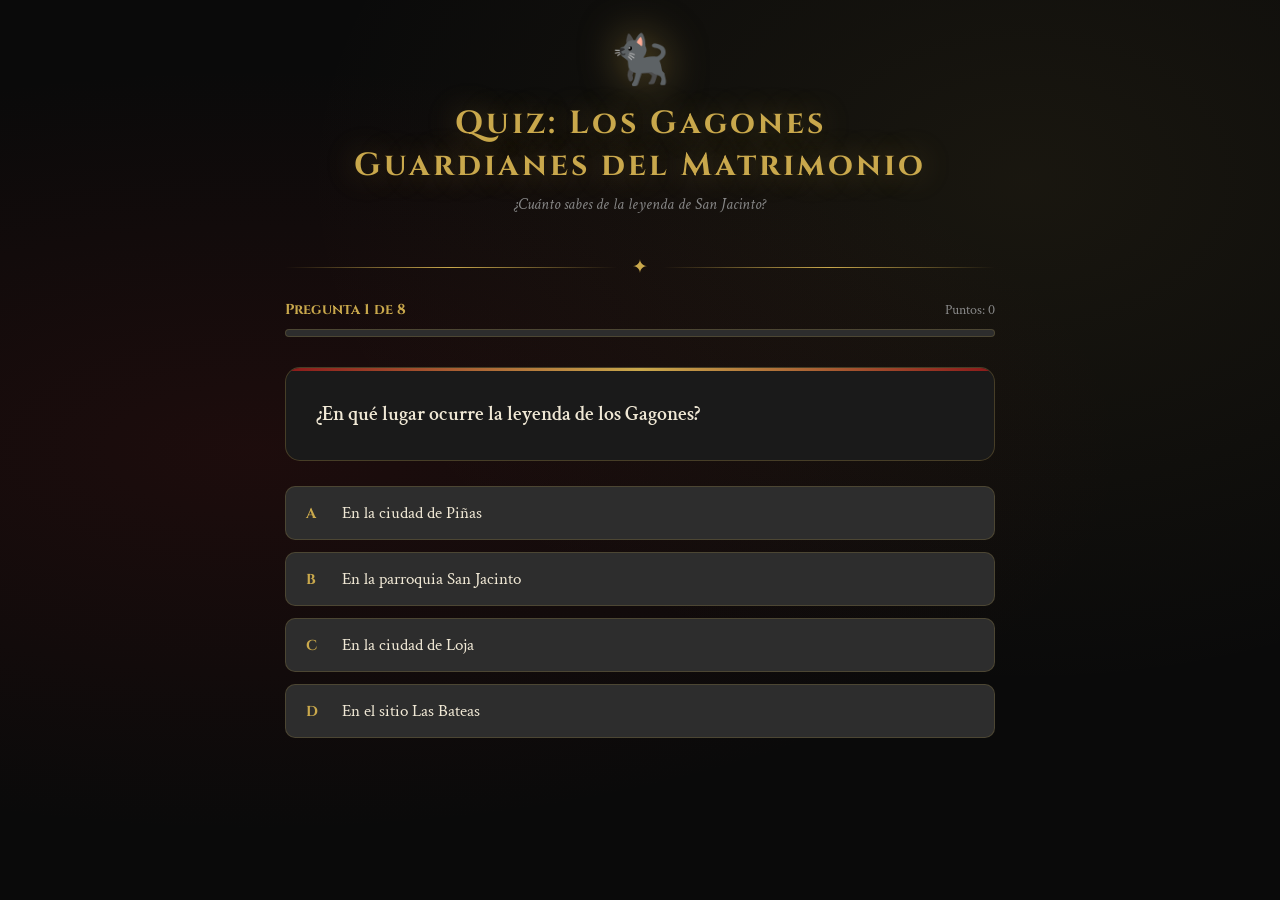
<file: juego5.html>
<!DOCTYPE html>
<html lang="es">
<head>
<meta charset="UTF-8">
<meta name="viewport" content="width=device-width, initial-scale=1.0">
<title>Quiz - Los Gagones</title>
<style>
  @import url('https://fonts.googleapis.com/css2?family=Cinzel:wght@400;700;900&family=Crimson+Text:ital,wght@0,400;0,600;1,400&display=swap');

  :root {
    --negro: #0a0a0a;
    --dorado: #c9a84c;
    --dorado-claro: #e8c97a;
    --rojo: #8b1a1a;
    --rojo-claro: #c0392b;
    --gris: #1a1a1a;
    --gris-medio: #2d2d2d;
    --blanco: #f0e8d5;
  }

  * { margin: 0; padding: 0; box-sizing: border-box; }

  body {
    background-color: var(--negro);
    font-family: 'Crimson Text', serif;
    color: var(--blanco);
    min-height: 100vh;
    background-image: 
      radial-gradient(ellipse at 20% 50%, rgba(139,26,26,0.15) 0%, transparent 60%),
      radial-gradient(ellipse at 80% 20%, rgba(201,168,76,0.08) 0%, transparent 50%);
  }

  .contenedor {
    max-width: 750px;
    margin: 0 auto;
    padding: 30px 20px;
  }

  .cabecera {
    text-align: center;
    margin-bottom: 40px;
    position: relative;
  }

  .cabecera::before {
    content: '🐈‍⬛';
    font-size: 3rem;
    display: block;
    margin-bottom: 10px;
    filter: drop-shadow(0 0 20px rgba(201,168,76,0.5));
    animation: flotar 3s ease-in-out infinite;
  }

  @keyframes flotar {
    0%, 100% { transform: translateY(0); }
    50% { transform: translateY(-10px); }
  }

  .cabecera h1 {
    font-family: 'Cinzel', serif;
    font-size: 2rem;
    color: var(--dorado);
    text-shadow: 0 0 30px rgba(201,168,76,0.4);
    letter-spacing: 3px;
    line-height: 1.3;
  }

  .cabecera p {
    color: #888;
    font-style: italic;
    margin-top: 8px;
    font-size: 1rem;
  }

  .linea-decorativa {
    display: flex;
    align-items: center;
    gap: 15px;
    margin: 20px 0;
  }

  .linea-decorativa::before,
  .linea-decorativa::after {
    content: '';
    flex: 1;
    height: 1px;
    background: linear-gradient(90deg, transparent, var(--dorado), transparent);
  }

  .linea-decorativa span {
    color: var(--dorado);
    font-size: 1.2rem;
  }

  .barra-progreso-container {
    background: var(--gris-medio);
    border-radius: 10px;
    height: 8px;
    margin-bottom: 30px;
    overflow: hidden;
    border: 1px solid rgba(201,168,76,0.2);
  }

  .barra-progreso {
    height: 100%;
    background: linear-gradient(90deg, var(--rojo), var(--dorado));
    border-radius: 10px;
    transition: width 0.5s ease;
  }

  .info-quiz {
    display: flex;
    justify-content: space-between;
    margin-bottom: 10px;
    font-size: 0.9rem;
    color: #888;
  }

  .numero-pregunta {
    color: var(--dorado);
    font-family: 'Cinzel', serif;
    font-weight: 700;
  }

  .tarjeta-pregunta {
    background: var(--gris);
    border: 1px solid rgba(201,168,76,0.25);
    border-radius: 15px;
    padding: 30px;
    margin-bottom: 25px;
    position: relative;
    overflow: hidden;
    animation: aparecerTarjeta 0.4s ease;
  }

  @keyframes aparecerTarjeta {
    from { opacity: 0; transform: translateY(20px); }
    to { opacity: 1; transform: translateY(0); }
  }

  .tarjeta-pregunta::before {
    content: '';
    position: absolute;
    top: 0; left: 0;
    right: 0; height: 3px;
    background: linear-gradient(90deg, var(--rojo), var(--dorado), var(--rojo));
  }

  .texto-pregunta {
    font-size: 1.25rem;
    line-height: 1.6;
    color: var(--blanco);
    font-weight: 600;
  }

  .opciones {
    display: flex;
    flex-direction: column;
    gap: 12px;
  }

  .opcion {
    background: var(--gris-medio);
    border: 1px solid rgba(201,168,76,0.2);
    border-radius: 10px;
    padding: 15px 20px;
    cursor: pointer;
    font-family: 'Crimson Text', serif;
    font-size: 1.05rem;
    color: var(--blanco);
    text-align: left;
    transition: all 0.25s ease;
    display: flex;
    align-items: center;
    gap: 12px;
  }

  .opcion:hover:not(:disabled) {
    background: rgba(201,168,76,0.12);
    border-color: var(--dorado);
    transform: translateX(5px);
  }

  .opcion .letra {
    font-family: 'Cinzel', serif;
    font-weight: 700;
    color: var(--dorado);
    font-size: 0.9rem;
    min-width: 24px;
  }

  .opcion.correcta {
    background: rgba(39,174,96,0.2);
    border-color: #27ae60;
    color: #a8e6c0;
  }

  .opcion.incorrecta {
    background: rgba(192,57,43,0.2);
    border-color: var(--rojo-claro);
    color: #f0a0a0;
  }

  .opcion.correcta-mostrada {
    background: rgba(39,174,96,0.15);
    border-color: #27ae60;
  }

  .opcion:disabled { cursor: default; }

  .feedback {
    margin-top: 20px;
    padding: 15px 20px;
    border-radius: 10px;
    font-size: 1rem;
    line-height: 1.5;
    animation: aparecerFeedback 0.3s ease;
    display: none;
  }

  @keyframes aparecerFeedback {
    from { opacity: 0; transform: translateY(-10px); }
    to { opacity: 1; transform: translateY(0); }
  }

  .feedback.correcto {
    background: rgba(39,174,96,0.15);
    border: 1px solid #27ae60;
    color: #a8e6c0;
    display: block;
  }

  .feedback.incorrecto {
    background: rgba(192,57,43,0.15);
    border: 1px solid var(--rojo-claro);
    color: #f0a0a0;
    display: block;
  }

  .btn-siguiente {
    width: 100%;
    padding: 15px;
    background: linear-gradient(135deg, var(--rojo), #5a0e0e);
    border: 1px solid var(--dorado);
    border-radius: 10px;
    color: var(--dorado);
    font-family: 'Cinzel', serif;
    font-size: 1rem;
    letter-spacing: 2px;
    cursor: pointer;
    margin-top: 20px;
    transition: all 0.3s ease;
    display: none;
  }

  .btn-siguiente:hover {
    background: linear-gradient(135deg, #a01e1e, var(--rojo));
    transform: translateY(-2px);
    box-shadow: 0 5px 20px rgba(139,26,26,0.4);
  }

  .pantalla-resultado {
    text-align: center;
    padding: 40px 20px;
    animation: aparecerTarjeta 0.5s ease;
    display: none;
  }

  .emoji-resultado {
    font-size: 5rem;
    display: block;
    margin-bottom: 20px;
    animation: flotar 2s ease-in-out infinite;
  }

  .titulo-resultado {
    font-family: 'Cinzel', serif;
    font-size: 2rem;
    color: var(--dorado);
    margin-bottom: 10px;
    text-shadow: 0 0 20px rgba(201,168,76,0.4);
  }

  .puntaje {
    font-size: 4rem;
    font-family: 'Cinzel', serif;
    font-weight: 900;
    color: var(--dorado);
    text-shadow: 0 0 30px rgba(201,168,76,0.6);
    margin: 20px 0;
  }

  .mensaje-resultado {
    font-size: 1.1rem;
    color: #aaa;
    font-style: italic;
    margin-bottom: 30px;
    line-height: 1.6;
  }

  .btn-reiniciar {
    padding: 15px 40px;
    background: transparent;
    border: 2px solid var(--dorado);
    border-radius: 10px;
    color: var(--dorado);
    font-family: 'Cinzel', serif;
    font-size: 1rem;
    letter-spacing: 2px;
    cursor: pointer;
    transition: all 0.3s ease;
  }

  .btn-reiniciar:hover {
    background: rgba(201,168,76,0.1);
    transform: translateY(-2px);
    box-shadow: 0 5px 20px rgba(201,168,76,0.2);
  }

  .estrellas {
    display: flex;
    justify-content: center;
    gap: 10px;
    font-size: 2rem;
    margin: 15px 0;
  }
</style>
</head>
<body>
<div class="contenedor">

  <div class="cabecera">
    <h1>Quiz: Los Gagones<br>Guardianes del Matrimonio</h1>
    <p>¿Cuánto sabes de la leyenda de San Jacinto?</p>
  </div>

  <div class="linea-decorativa"><span>✦</span></div>

  <div id="zona-quiz">
    <div class="info-quiz">
      <span class="numero-pregunta" id="num-pregunta">Pregunta 1 de 8</span>
      <span id="puntaje-actual">Puntos: 0</span>
    </div>
    <div class="barra-progreso-container">
      <div class="barra-progreso" id="barra" style="width:0%"></div>
    </div>

    <div class="tarjeta-pregunta" id="tarjeta">
      <p class="texto-pregunta" id="texto-pregunta"></p>
    </div>

    <div class="opciones" id="opciones"></div>
    <div class="feedback" id="feedback"></div>
    <button class="btn-siguiente" id="btn-siguiente" onclick="siguientePregunta()">SIGUIENTE ›</button>
  </div>

  <div class="pantalla-resultado" id="resultado">
    <span class="emoji-resultado" id="emoji-res">🐈‍⬛</span>
    <h2 class="titulo-resultado" id="titulo-res"></h2>
    <div class="estrellas" id="estrellas"></div>
    <div class="puntaje" id="puntaje-final"></div>
    <p class="mensaje-resultado" id="mensaje-res"></p>
    <button class="btn-reiniciar" onclick="reiniciar()">⟳ JUGAR DE NUEVO</button>
  </div>

</div>

<script>
const preguntas = [
  {
    texto: "¿En qué lugar ocurre la leyenda de los Gagones?",
    opciones: ["En la ciudad de Piñas", "En la parroquia San Jacinto", "En la ciudad de Loja", "En el sitio Las Bateas"],
    correcta: 1,
    explicacion: "La leyenda ocurre en San Jacinto, una parroquia antigua del cantón Piñas, provincia de El Oro."
  },
  {
    texto: "¿A quiénes atacaban los Gagones según la leyenda?",
    opciones: ["A los niños que no obedecían", "A los viajeros nocturnos", "A las parejas que vivían juntas sin casarse por la iglesia", "A los ladrones del pueblo"],
    correcta: 2,
    explicacion: "Los Gagones aparecían para castigar a quienes formaban un hogar sin recibir el sacramento del matrimonio."
  },
  {
    texto: "¿A qué animales se parecían los Gagones?",
    opciones: ["A los perros", "A los gatos", "A los murciélagos", "A los búhos"],
    correcta: 1,
    explicacion: "Se decía que los Gagones eran parecidos a los gatos y salían de noche, justo después del toque de campanas de las nueve."
  },
  {
    texto: "¿Cómo atacaban los Gagones a sus víctimas?",
    opciones: ["Las mordían en el cuello", "Las asustaban hasta desmayarlas", "Se pegaban a las rodillas y les arrancaban la rótula", "Las perseguían por los cafetales"],
    correcta: 2,
    explicacion: "Su ataque era silencioso pero devastador: se pegaban a las rodillas con fuerza sobrenatural y les arrancaban la rótula."
  },
  {
    texto: "¿Cómo se llamaba el joven protagonista de la historia?",
    opciones: ["Miguel", "Josué", "Santiago", "Andrés"],
    correcta: 1,
    explicacion: "Josué era el joven de San Jacinto que decidió mudarse con su pareja Alisson sin casarse por la iglesia."
  },
  {
    texto: "¿Dónde alquilaron su casita Josué y Alisson?",
    opciones: ["En el centro del pueblo", "Junto a la iglesia", "En las afueras, en el sitio 'Las Antenas'", "En los cafetales de San Jacinto"],
    correcta: 2,
    explicacion: "Josué y Alisson alquilaron una pequeña casita en las afueras del pueblo, en el sitio conocido como 'Las Antenas'."
  },
  {
    texto: "¿Qué encontraron los vecinos al día siguiente del ataque de los Gagones?",
    opciones: ["La casa destruida y vacía", "A Josué y Alisson pálidos y sin poder caminar", "Solo huellas de garras en el suelo", "Las puertas abiertas y nada más"],
    correcta: 1,
    explicacion: "Al día siguiente los vecinos encontraron a Josué y Alisson pálidos y sin poder caminar, tras el ataque de los Gagones."
  },
  {
    texto: "¿Cuál es la moraleja de la leyenda de los Gagones?",
    opciones: [
      "Nunca salir de noche en el campo",
      "El amor florece con respeto, compromiso y fe, honrando las promesas ante Dios",
      "Los animales nocturnos son peligrosos",
      "No alquilar casas en las afueras del pueblo"
    ],
    correcta: 1,
    explicacion: "La moraleja dice que el amor necesita raíces profundas: solo florece cuando se cultiva con respeto, compromiso y fe."
  }
];

let preguntaActual = 0;
let puntaje = 0;
let respondida = false;

function mostrarPregunta() {
  const p = preguntas[preguntaActual];
  document.getElementById('num-pregunta').textContent = `Pregunta ${preguntaActual + 1} de ${preguntas.length}`;
  document.getElementById('puntaje-actual').textContent = `Puntos: ${puntaje}`;
  document.getElementById('barra').style.width = `${(preguntaActual / preguntas.length) * 100}%`;
  document.getElementById('texto-pregunta').textContent = p.texto;

  const letras = ['A', 'B', 'C', 'D'];
  const contenedor = document.getElementById('opciones');
  contenedor.innerHTML = '';

  p.opciones.forEach((op, i) => {
    const btn = document.createElement('button');
    btn.className = 'opcion';
    btn.innerHTML = `<span class="letra">${letras[i]}</span>${op}`;
    btn.onclick = () => responder(i);
    contenedor.appendChild(btn);
  });

  document.getElementById('feedback').className = 'feedback';
  document.getElementById('feedback').textContent = '';
  document.getElementById('btn-siguiente').style.display = 'none';
  respondida = false;

  // Reanimar tarjeta
  const tarjeta = document.getElementById('tarjeta');
  tarjeta.style.animation = 'none';
  tarjeta.offsetHeight;
  tarjeta.style.animation = 'aparecerTarjeta 0.4s ease';
}

function responder(indice) {
  if (respondida) return;
  respondida = true;

  const p = preguntas[preguntaActual];
  const botones = document.querySelectorAll('.opcion');

  botones.forEach(b => b.disabled = true);
  botones[p.correcta].classList.add('correcta-mostrada');

  const feedback = document.getElementById('feedback');

  if (indice === p.correcta) {
    puntaje++;
    botones[indice].classList.add('correcta');
    feedback.className = 'feedback correcto';
    feedback.textContent = '✓ ¡Correcto! ' + p.explicacion;
  } else {
    botones[indice].classList.add('incorrecta');
    feedback.className = 'feedback incorrecto';
    feedback.textContent = '✗ Incorrecto. ' + p.explicacion;
  }

  document.getElementById('puntaje-actual').textContent = `Puntos: ${puntaje}`;
  document.getElementById('btn-siguiente').style.display = 'block';

  if (preguntaActual === preguntas.length - 1) {
    document.getElementById('btn-siguiente').textContent = 'VER RESULTADO ›';
  }
}

function siguientePregunta() {
  preguntaActual++;
  if (preguntaActual < preguntas.length) {
    mostrarPregunta();
  } else {
    mostrarResultado();
  }
}

function mostrarResultado() {
  document.getElementById('zona-quiz').style.display = 'none';
  const res = document.getElementById('resultado');
  res.style.display = 'block';

  const porcentaje = (puntaje / preguntas.length) * 100;
  let emoji, titulo, mensaje, estrellas;

  if (porcentaje === 100) {
    emoji = '🏆'; titulo = '¡Maestro de la Leyenda!';
    mensaje = 'Conoces perfectamente la historia de los Gagones de San Jacinto. ¡Los espíritus del matrimonio te respetan!';
    estrellas = '⭐⭐⭐';
  } else if (porcentaje >= 75) {
    emoji = '🌙'; titulo = '¡Muy Bien!';
    mensaje = 'Tienes un buen conocimiento de la leyenda. Los Gagones andan cerca pero no te encuentran...';
    estrellas = '⭐⭐';
  } else if (porcentaje >= 50) {
    emoji = '🐈‍⬛'; titulo = 'Puedes Mejorar';
    mensaje = 'Conoces algo de la leyenda, pero los Gagones podrían visitarte esta noche. ¡Repasa la historia!';
    estrellas = '⭐';
  } else {
    emoji = '👻'; titulo = '¡Cuidado!';
    mensaje = 'Los Gagones ya saben dónde vives. Te recomendamos leer bien la leyenda antes de intentarlo de nuevo...';
    estrellas = '';
  }

  document.getElementById('emoji-res').textContent = emoji;
  document.getElementById('titulo-res').textContent = titulo;
  document.getElementById('estrellas').textContent = estrellas;
  document.getElementById('puntaje-final').textContent = `${puntaje} / ${preguntas.length}`;
  document.getElementById('mensaje-res').textContent = mensaje;
}

function reiniciar() {
  preguntaActual = 0;
  puntaje = 0;
  document.getElementById('resultado').style.display = 'none';
  document.getElementById('zona-quiz').style.display = 'block';
  mostrarPregunta();
}

mostrarPregunta();
</script>
</body>
</html>
</file>
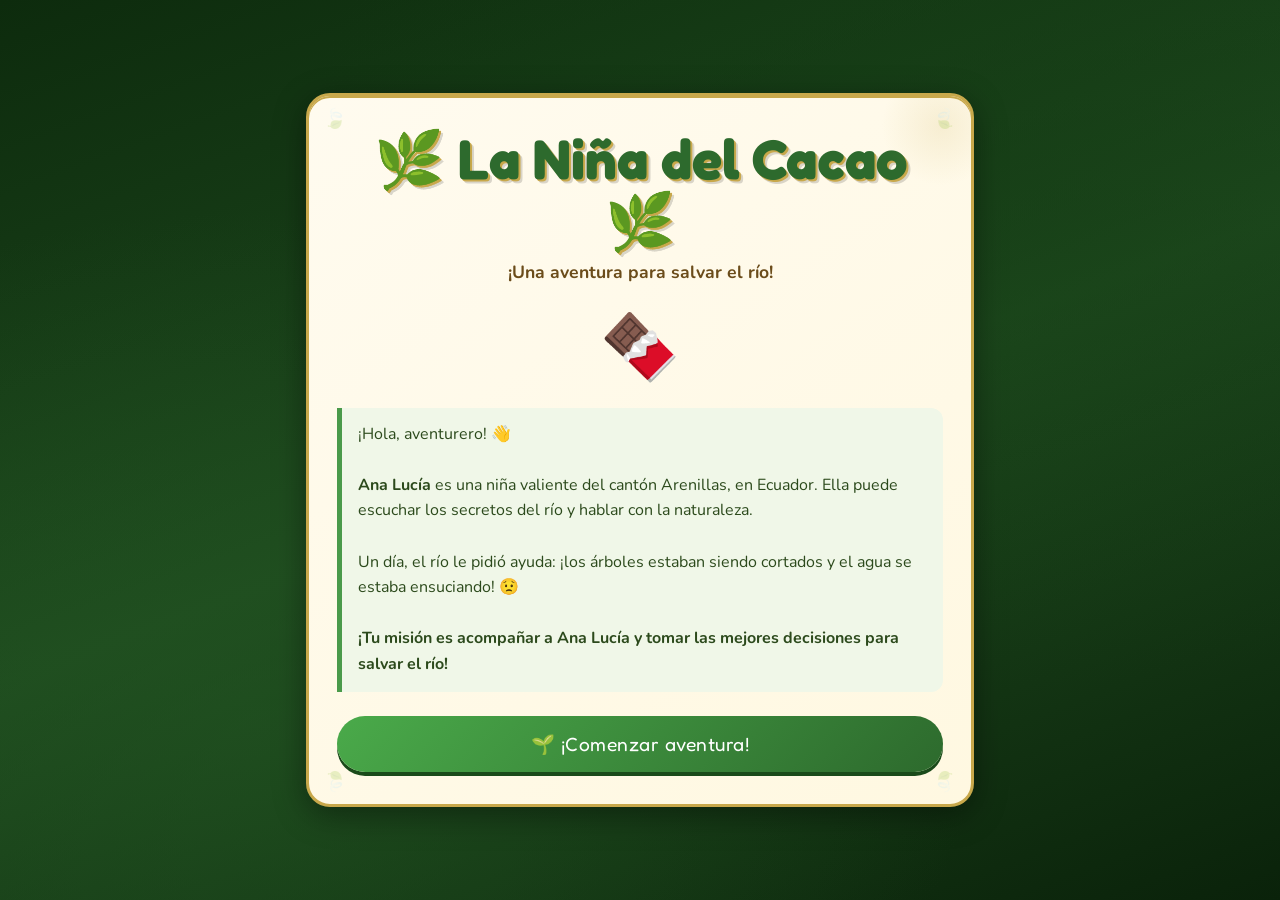
<file: juego6.html>
<!DOCTYPE html>
<html lang="es">
<head>
<meta charset="UTF-8">
<meta name="viewport" content="width=device-width, initial-scale=1.0">
<title>Juego 6 – La Niña del Cacao</title>
<style>
  @import url('https://fonts.googleapis.com/css2?family=Nunito:wght@400;700;900&family=Fredoka+One&display=swap');

  * { box-sizing: border-box; margin: 0; padding: 0; }

  body {
    font-family: 'Nunito', sans-serif;
    background: #1a3a1a;
    min-height: 100vh;
    display: flex;
    align-items: center;
    justify-content: center;
    overflow-x: hidden;
  }

  /* Animated background leaves */
  body::before {
    content: '';
    position: fixed;
    inset: 0;
    background:
      radial-gradient(ellipse at 20% 80%, rgba(34,85,34,0.6) 0%, transparent 50%),
      radial-gradient(ellipse at 80% 20%, rgba(20,60,20,0.5) 0%, transparent 50%),
      linear-gradient(160deg, #0d2b0d 0%, #1e4a1e 50%, #0a220a 100%);
    z-index: -1;
  }

  #app {
    width: 100%;
    max-width: 700px;
    padding: 16px;
  }

  /* ===== SCREENS ===== */
  .screen { display: none; }
  .screen.active { display: block; }

  /* ===== CARD ===== */
  .card {
    background: linear-gradient(145deg, #fffbef, #fff8e1);
    border-radius: 24px;
    padding: 32px 28px;
    box-shadow: 0 8px 32px rgba(0,0,0,0.4), 0 2px 0 #c8a84b inset;
    border: 3px solid #c8a84b;
    position: relative;
    overflow: hidden;
  }

  .card::before {
    content: '';
    position: absolute;
    top: -30px; right: -30px;
    width: 120px; height: 120px;
    background: radial-gradient(circle, rgba(200,168,75,0.15) 0%, transparent 70%);
    pointer-events: none;
  }

  /* ===== TITLE SCREEN ===== */
  .title-art {
    font-family: 'Fredoka One', cursive;
    font-size: clamp(2rem, 7vw, 3.5rem);
    color: #2d6a2d;
    text-align: center;
    line-height: 1.1;
    text-shadow: 2px 2px 0 #c8a84b, 4px 4px 0 rgba(0,0,0,0.15);
  }

  .title-sub {
    text-align: center;
    color: #6b4c1a;
    font-size: 1.1rem;
    font-weight: 700;
    margin: 8px 0 20px;
  }

  .cacao-emoji {
    font-size: 4rem;
    display: block;
    text-align: center;
    margin: 12px 0;
    animation: sway 3s ease-in-out infinite;
  }

  @keyframes sway {
    0%,100% { transform: rotate(-5deg); }
    50% { transform: rotate(5deg); }
  }

  .intro-text {
    background: #f0f7e8;
    border-left: 5px solid #4a9a4a;
    border-radius: 0 12px 12px 0;
    padding: 14px 16px;
    color: #2c4a1c;
    font-size: 1rem;
    line-height: 1.6;
    margin: 16px 0 24px;
  }

  /* ===== SCORE BAR ===== */
  .score-bar {
    display: flex;
    justify-content: space-between;
    align-items: center;
    background: #2d6a2d;
    border-radius: 50px;
    padding: 8px 20px;
    margin-bottom: 20px;
    color: #fff;
    font-weight: 700;
    font-size: 0.95rem;
  }

  .score-bar .hearts { color: #ff6b6b; font-size: 1.1rem; letter-spacing: 2px; }
  .score-bar .points { color: #ffd700; }

  /* ===== SCENE ===== */
  .scene-icon {
    font-size: 3.5rem;
    text-align: center;
    display: block;
    margin-bottom: 12px;
    animation: bounce 1s ease-in-out;
  }

  @keyframes bounce {
    0% { transform: scale(0.5); opacity: 0; }
    60% { transform: scale(1.1); }
    100% { transform: scale(1); opacity: 1; }
  }

  .scene-label {
    font-family: 'Fredoka One', cursive;
    font-size: 1.25rem;
    color: #2d6a2d;
    text-align: center;
    margin-bottom: 4px;
  }

  .scene-step {
    text-align: center;
    font-size: 0.82rem;
    color: #a07030;
    font-weight: 700;
    text-transform: uppercase;
    letter-spacing: 1px;
    margin-bottom: 16px;
  }

  .scene-text {
    font-size: 1.05rem;
    line-height: 1.7;
    color: #2c3e1a;
    background: #f5f9ec;
    border-radius: 14px;
    padding: 16px 18px;
    margin-bottom: 22px;
    border: 2px solid #b8d88a;
  }

  .scene-text strong { color: #2d6a2d; }

  /* ===== CHOICES ===== */
  .choices-label {
    font-weight: 900;
    color: #6b4c1a;
    font-size: 0.9rem;
    text-transform: uppercase;
    letter-spacing: 1px;
    margin-bottom: 10px;
  }

  .choices { display: flex; flex-direction: column; gap: 10px; }

  .choice-btn {
    background: linear-gradient(135deg, #3a8a3a, #2d6a2d);
    color: #fff;
    border: none;
    border-radius: 14px;
    padding: 14px 18px;
    font-family: 'Nunito', sans-serif;
    font-size: 1rem;
    font-weight: 700;
    cursor: pointer;
    text-align: left;
    transition: transform 0.15s, box-shadow 0.15s, background 0.15s;
    box-shadow: 0 4px 0 #1a4a1a;
    display: flex;
    align-items: center;
    gap: 12px;
  }

  .choice-btn:hover {
    transform: translateY(-2px);
    box-shadow: 0 6px 0 #1a4a1a;
    background: linear-gradient(135deg, #4aaa4a, #3a8a3a);
  }

  .choice-btn:active { transform: translateY(1px); box-shadow: 0 2px 0 #1a4a1a; }

  .choice-btn .choice-icon { font-size: 1.4rem; flex-shrink: 0; }

  /* ===== FEEDBACK ===== */
  .feedback {
    border-radius: 14px;
    padding: 16px 18px;
    margin-bottom: 18px;
    font-size: 1rem;
    font-weight: 700;
    line-height: 1.5;
    animation: fadein 0.4s ease;
  }

  @keyframes fadein { from { opacity:0; transform:translateY(8px); } to { opacity:1; transform:translateY(0); } }

  .feedback.good {
    background: #e6f7e6;
    border: 2px solid #4a9a4a;
    color: #1a4a1a;
  }

  .feedback.bad {
    background: #fff3e0;
    border: 2px solid #e07b20;
    color: #6b3a10;
  }

  .feedback-icon { font-size: 1.5rem; display: block; margin-bottom: 6px; }

  /* ===== BUTTON ===== */
  .btn {
    display: block;
    width: 100%;
    background: linear-gradient(135deg, #c8a84b, #a07030);
    color: #fff;
    border: none;
    border-radius: 50px;
    padding: 16px;
    font-family: 'Fredoka One', cursive;
    font-size: 1.2rem;
    cursor: pointer;
    text-align: center;
    box-shadow: 0 4px 0 #6b4c1a;
    transition: transform 0.15s, box-shadow 0.15s;
    letter-spacing: 0.5px;
  }

  .btn:hover { transform: translateY(-2px); box-shadow: 0 6px 0 #6b4c1a; }
  .btn:active { transform: translateY(1px); box-shadow: 0 2px 0 #6b4c1a; }
  .btn.green {
    background: linear-gradient(135deg, #4aaa4a, #2d6a2d);
    box-shadow: 0 4px 0 #1a4a1a;
  }
  .btn.green:hover { box-shadow: 0 6px 0 #1a4a1a; }
  .btn.green:active { box-shadow: 0 2px 0 #1a4a1a; }

  /* ===== PROGRESS ===== */
  .progress-row {
    display: flex;
    gap: 6px;
    margin-bottom: 20px;
    justify-content: center;
  }

  .progress-dot {
    width: 14px; height: 14px;
    border-radius: 50%;
    background: #c8d8a8;
    border: 2px solid #4a7a4a;
    transition: background 0.3s;
  }

  .progress-dot.done { background: #4aaa4a; }
  .progress-dot.current { background: #c8a84b; border-color: #a07030; }

  /* ===== RESULT SCREEN ===== */
  .result-title {
    font-family: 'Fredoka One', cursive;
    font-size: clamp(1.8rem, 6vw, 2.8rem);
    text-align: center;
    margin: 8px 0 4px;
  }

  .result-score {
    text-align: center;
    font-size: 1rem;
    color: #6b4c1a;
    margin-bottom: 16px;
    font-weight: 700;
  }

  .stars {
    text-align: center;
    font-size: 2.5rem;
    margin: 8px 0 16px;
    letter-spacing: 4px;
  }

  .result-msg {
    background: #f0f7e8;
    border-radius: 14px;
    padding: 16px;
    color: #2c4a1c;
    font-size: 1rem;
    line-height: 1.6;
    margin-bottom: 20px;
    border: 2px solid #b8d88a;
    text-align: center;
  }

  .medals {
    display: flex;
    justify-content: center;
    gap: 12px;
    flex-wrap: wrap;
    margin-bottom: 20px;
  }

  .medal {
    background: linear-gradient(135deg, #ffe066, #c8a84b);
    border-radius: 12px;
    padding: 8px 14px;
    font-size: 0.85rem;
    font-weight: 900;
    color: #5a3a00;
    border: 2px solid #a07030;
    display: flex;
    align-items: center;
    gap: 6px;
  }

  /* ===== DECORATIVE BORDER ===== */
  .leaf-border {
    position: absolute;
    font-size: 1.2rem;
    opacity: 0.2;
    pointer-events: none;
  }
  .leaf-border.tl { top: 10px; left: 14px; }
  .leaf-border.tr { top: 10px; right: 14px; transform: scaleX(-1); }
  .leaf-border.bl { bottom: 10px; left: 14px; transform: scaleY(-1); }
  .leaf-border.br { bottom: 10px; right: 14px; transform: scale(-1); }
</style>
</head>
<body>
<div id="app">

  <!-- ===== PANTALLA DE INICIO ===== -->
  <div id="screen-title" class="screen active">
    <div class="card">
      <span class="leaf-border tl">🍃</span>
      <span class="leaf-border tr">🍃</span>
      <span class="leaf-border bl">🍃</span>
      <span class="leaf-border br">🍃</span>
      <h1 class="title-art">🌿 La Niña del Cacao 🌿</h1>
      <p class="title-sub">¡Una aventura para salvar el río!</p>
      <span class="cacao-emoji">🍫</span>
      <div class="intro-text">
        ¡Hola, aventurero! 👋<br><br>
        <strong>Ana Lucía</strong> es una niña valiente del cantón Arenillas, en Ecuador. 
        Ella puede escuchar los secretos del río y hablar con la naturaleza.<br><br>
        Un día, el río le pidió ayuda: ¡los árboles estaban siendo cortados 
        y el agua se estaba ensuciando! 😟<br><br>
        <strong>¡Tu misión es acompañar a Ana Lucía y tomar las mejores decisiones para salvar el río!</strong>
      </div>
      <button class="btn green" onclick="startGame()">🌱 ¡Comenzar aventura!</button>
    </div>
  </div>

  <!-- ===== PANTALLA DE JUEGO ===== -->
  <div id="screen-game" class="screen">
    <div class="card">
      <span class="leaf-border tl">🍃</span>
      <span class="leaf-border tr">🍃</span>

      <div class="score-bar">
        <span class="hearts" id="hearts-display">❤️❤️❤️</span>
        <span>🌿 La Niña del Cacao</span>
        <span class="points">⭐ <span id="points-display">0</span> pts</span>
      </div>

      <div class="progress-row" id="progress-row"></div>

      <span class="scene-icon" id="scene-icon">🌊</span>
      <div class="scene-label" id="scene-label">Escena 1</div>
      <div class="scene-step" id="scene-step">Paso 1 de 6</div>

      <div class="scene-text" id="scene-text"></div>

      <div id="feedback-area"></div>

      <div class="choices-label" id="choices-label">¿Qué hace Ana Lucía?</div>
      <div class="choices" id="choices-area"></div>

      <div style="margin-top:16px;">
        <button class="btn" id="next-btn" onclick="nextScene()" style="display:none;">
          ¡Siguiente paso! →
        </button>
      </div>
    </div>
  </div>

  <!-- ===== PANTALLA DE RESULTADO ===== -->
  <div id="screen-result" class="screen">
    <div class="card">
      <span class="leaf-border tl">🍃</span>
      <span class="leaf-border tr">🍃</span>
      <span class="leaf-border bl">🍃</span>
      <span class="leaf-border br">🍃</span>
      <div id="result-content"></div>
      <button class="btn green" onclick="restartGame()">🔄 ¡Jugar de nuevo!</button>
    </div>
  </div>

</div>

<script>
// ===== DATOS DEL JUEGO =====
const scenes = [
  {
    icon: '🌅',
    label: 'El río Arenillas',
    text: 'Muy temprano en la mañana, <strong>Ana Lucía</strong> bajó descalza hasta el río Arenillas. El agua que antes era cristalina ahora bajaba turbia y lodosa. Los peces pequeños habían desaparecido. Ana Lucía puso su oído cerca del agua y escuchó algo increíble: el río estaba llorando.\n\n¿Qué debe hacer Ana Lucía primero?',
    choices: [
      { icon: '👂', text: 'Escuchar con calma y comprender el mensaje del río', good: true, points: 20, feedback: '¡Muy bien! 🌟 Ana Lucía escuchó con atención. El río le contó que los árboles del bosque estaban siendo cortados y que sus aguas se estaban ensuciando. ¡Escuchar es el primer paso para ayudar!' },
      { icon: '🏃', text: 'Salir corriendo asustada sin escuchar nada', good: false, points: 0, feedback: '¡Oh no! 😟 Si Ana Lucía corre sin escuchar, no sabrá qué le pasa al río. Siempre hay que detenerse y prestar atención cuando la naturaleza nos habla.' },
      { icon: '🪣', text: 'Sacar el agua con un balde para limpiarla ella sola', good: false, points: 5, feedback: 'Fue un intento valiente, pero un balde no es suficiente para limpiar todo un río. Lo más importante era escuchar para entender la verdadera causa del problema.' },
    ]
  },
  {
    icon: '🌳',
    label: 'El bosque seco',
    text: 'El río le susurró a Ana Lucía: <em>"Han cortado muchos árboles. Sin árboles, la tierra se cae al río y lo ensucia. Y sin árboles, el río se queda sin sombra y sin vida."</em>\n\nAna Lucía miró hacia el bosque y vio muchos tocones de árboles cortados. Su corazón se entristeció mucho. ¿Qué crees que debe hacer?',
    choices: [
      { icon: '🌱', text: 'Ir a buscar semillas para plantar árboles nuevos', good: true, points: 20, feedback: '¡Excelente idea! 🌟 Plantar árboles es una de las mejores formas de ayudar al río. Las raíces de los árboles sujetan la tierra y sus hojas dan sombra al agua. ¡Ana Lucía tomó la mejor decisión!' },
      { icon: '😢', text: 'Solo quedarse llorando sin hacer nada', good: false, points: 0, feedback: '😟 Está bien sentir tristeza, pero también hay que actuar. Llorar solo no ayuda al río. ¡Los problemas se resuelven con valentía y acción!' },
      { icon: '🪓', text: 'Cortar más árboles para hacer leña y venderla', good: false, points: 0, feedback: '¡Eso empeoraría el problema! 😱 Cortar más árboles haría que el río se ensuciara mucho más. Los árboles son amigos del río y debemos protegerlos.' },
    ]
  },
  {
    icon: '👴',
    label: 'El Espíritu del Monte',
    text: 'Ana Lucía subió al cerro El Tigre, un lugar sagrado donde, según la leyenda del pueblo, vivía el <strong>Espíritu Viejo del Monte</strong>, un sabio ancestral que protegía la vida del cantón.\n\nCuando llegó, el anciano espíritu la miró en silencio. Ana Lucía tenía los pies llenos de tierra y el corazón lleno de amor. ¿Cómo debe hablarle al espíritu?',
    choices: [
      { icon: '🙏', text: 'Con sinceridad, contándole la verdad desde el corazón', good: true, points: 20, feedback: '¡Perfecto! 🌟 El Espíritu del Monte se conmovió con las palabras sinceras de Ana Lucía. Los sabios no necesitan palabras complicadas, solo honestidad y amor. ¡El espíritu decidió ayudarla!' },
      { icon: '📣', text: 'Gritarle y exigirle que solucione todo', good: false, points: 0, feedback: '😬 No es buena idea gritar o exigir. Los ancianos y los sabios merecen respeto. Hablar con calma y sinceridad siempre funciona mejor.' },
      { icon: '🎁', text: 'Llevarle regalos costosos para que la ayude', good: false, points: 5, feedback: 'El Espíritu del Monte no necesita regalos materiales. Lo que le importa es que las personas amen y cuiden la naturaleza de verdad, no que traigan cosas.' },
    ]
  },
  {
    icon: '🏘️',
    label: 'La plaza del pueblo',
    text: 'A la mañana siguiente, Ana Lucía reunió a todos los vecinos en la <strong>plaza del pueblo</strong>. Muchos dudaban. Algunos pensaban que era solo una niña con su imaginación. Pero Ana Lucía recordó lo que el río le había dicho y se preparó para hablar.\n\n¿Cómo debe convencer a los vecinos?',
    choices: [
      { icon: '💬', text: 'Contarles lo que vio y sintió en el río con palabras claras', good: true, points: 20, feedback: '¡Muy bien! 🌟 Ana Lucía habló con calma y claridad. Les contó cómo el río ya no tenía peces, cómo el agua bajaba turbia, cómo los pájaros ya no cantaban como antes. Los vecinos comenzaron a recordar y a creerle.' },
      { icon: '😠', text: 'Enojarse con los que no le creen y discutir con ellos', good: false, points: 0, feedback: '😟 Enojarse hace que las personas se cierren y no quieran escuchar. La paciencia y la explicación tranquila son mucho más efectivas para convencer a otros.' },
      { icon: '🤫', text: 'No decir nada y esperar que alguien más lo solucione', good: false, points: 0, feedback: '¡Nooo! 😱 Si nadie habla, nadie sabrá del problema. Ana Lucía tiene una misión importante: ser la voz del río. ¡El silencio no salva bosques ni ríos!' },
    ]
  },
  {
    icon: '🌊',
    label: '¡Todos a trabajar!',
    text: 'Los vecinos del pueblo, al escuchar a Ana Lucía, comenzaron a recordar cómo era el río en su niñez: lleno de peces, limpio, con árboles que daban sombra. <strong>¡Decidieron unirse y actuar juntos!</strong>\n\nAhora hay que organizar el trabajo. ¿Cuál es la mejor forma de limpiar el río?',
    choices: [
      { icon: '🤝', text: 'Organizarse en grupos: unos limpian, otros plantan árboles', good: true, points: 20, feedback: '¡Brillante! 🌟 Trabajar en equipo organizado es mucho más efectivo. Un grupo recogió la basura del río, otro plantó árboles en las orillas, y otro cuidó que nadie tirara más desechos. ¡La comunidad es más fuerte unida!' },
      { icon: '💧', text: 'Solo echar agua limpia al río desde sus casas', good: false, points: 5, feedback: 'Eso no sería suficiente. Si no se limpian los desechos y no se plantan árboles, el río seguirá siendo contaminado. Hay que atacar el problema desde la raíz.' },
      { icon: '⏰', text: 'Esperar a que llueva para que el río se limpie solo', good: false, points: 0, feedback: '😟 La lluvia puede ayudar un poco, pero no resuelve el problema de fondo. Sin árboles, la lluvia arrastra más tierra al río. ¡Hay que tomar acción ahora!' },
    ]
  },
  {
    icon: '🌈',
    label: '¡El río vuelve a vivir!',
    text: 'Pasaron semanas de mucho trabajo. La comunidad plantó cientos de árboles, limpió las orillas del río y acordó no tirar más basura. Un día, <strong>Ana Lucía volvió al río</strong> y escuchó algo diferente: el agua cantaba feliz y cristalina. Los primeros peces volvieron a asomarse. Un pájaro azul se posó en su hombro.\n\nAna Lucía quiere enseñarles a los niños del pueblo a cuidar la naturaleza. ¿Cuál es la mejor manera?',
    choices: [
      { icon: '📖', text: 'Contarles la historia del río y llevarlos a conocerlo', good: true, points: 20, feedback: '🎉 ¡Lo lograron! Ana Lucía llevó a todos los niños al río. Les contó la historia, les mostró los árboles plantados, les enseñó a escuchar el agua. Así, la leyenda de la Niña del Cacao seguirá viva para siempre. 🌿🌊💚' },
      { icon: '📵', text: 'Decirles que la naturaleza es aburrida y que jueguen en casa', good: false, points: 0, feedback: '😢 ¡Qué pena! Si los niños no conocen la naturaleza, no aprenderán a amarla y protegerla. El futuro del río depende de que las nuevas generaciones lo cuiden.' },
      { icon: '🚧', text: 'Poner una cerca para que nadie se acerque al río', good: false, points: 5, feedback: 'Alejar a las personas no es la solución. Al contrario, cuando las personas conocen y aman un lugar, son las mejores guardianas. ¡La educación es más poderosa que una cerca!' },
    ]
  }
];

// ===== ESTADO =====
let currentScene = 0;
let points = 0;
let hearts = 3;
let answered = false;
let selectedGood = false;
let earnedMedals = [];

function startGame() {
  currentScene = 0;
  points = 0;
  hearts = 3;
  earnedMedals = [];
  showScreen('screen-game');
  renderScene();
}

function showScreen(id) {
  document.querySelectorAll('.screen').forEach(s => s.classList.remove('active'));
  document.getElementById(id).classList.add('active');
}

function renderScene() {
  answered = false;
  const s = scenes[currentScene];

  document.getElementById('scene-icon').textContent = s.icon;
  document.getElementById('scene-label').textContent = s.label;
  document.getElementById('scene-step').textContent = `Paso ${currentScene + 1} de ${scenes.length}`;
  document.getElementById('scene-text').innerHTML = s.text.replace(/\n/g, '<br>');
  document.getElementById('points-display').textContent = points;
  document.getElementById('hearts-display').textContent = '❤️'.repeat(hearts) + '🖤'.repeat(3 - hearts);
  document.getElementById('feedback-area').innerHTML = '';
  document.getElementById('next-btn').style.display = 'none';
  document.getElementById('choices-label').style.display = 'block';

  // Progress dots
  const row = document.getElementById('progress-row');
  row.innerHTML = '';
  scenes.forEach((_, i) => {
    const dot = document.createElement('div');
    dot.className = 'progress-dot' + (i < currentScene ? ' done' : i === currentScene ? ' current' : '');
    row.appendChild(dot);
  });

  // Choices
  const area = document.getElementById('choices-area');
  area.innerHTML = '';
  const shuffled = [...s.choices].sort(() => Math.random() - 0.5);
  shuffled.forEach((c, i) => {
    const btn = document.createElement('button');
    btn.className = 'choice-btn';
    btn.innerHTML = `<span class="choice-icon">${c.icon}</span> ${c.text}`;
    btn.onclick = () => selectChoice(c, btn);
    area.appendChild(btn);
  });
}

function selectChoice(choice, btn) {
  if (answered) return;
  answered = true;

  // Disable all buttons
  document.querySelectorAll('.choice-btn').forEach(b => {
    b.style.opacity = '0.5';
    b.style.cursor = 'default';
    b.onclick = null;
  });
  btn.style.opacity = '1';
  btn.style.background = choice.good
    ? 'linear-gradient(135deg, #2d8a2d, #1a5a1a)'
    : 'linear-gradient(135deg, #c85a1a, #8a3a0a)';

  if (choice.good) {
    points += choice.points;
    selectedGood = true;
  } else {
    hearts = Math.max(0, hearts - 1);
    points += choice.points;
    selectedGood = false;
  }

  document.getElementById('points-display').textContent = points;
  document.getElementById('hearts-display').textContent = '❤️'.repeat(hearts) + '🖤'.repeat(3 - hearts);

  // Feedback
  const fb = document.createElement('div');
  fb.className = 'feedback ' + (choice.good ? 'good' : 'bad');
  fb.innerHTML = `<span class="feedback-icon">${choice.good ? '🌟' : '💡'}</span>${choice.feedback}`;
  document.getElementById('feedback-area').appendChild(fb);

  document.getElementById('choices-label').style.display = 'none';

  // Next button
  const nextBtn = document.getElementById('next-btn');
  nextBtn.style.display = 'block';
  nextBtn.textContent = currentScene < scenes.length - 1 ? '¡Siguiente paso! →' : '🎉 ¡Ver resultado!';
}

function nextScene() {
  currentScene++;
  if (currentScene >= scenes.length) {
    showResult();
  } else {
    renderScene();
  }
}

function showResult() {
  showScreen('screen-result');

  const maxPoints = scenes.length * 20;
  const pct = points / maxPoints;

  let stars, title, color, msg;

  if (pct === 1) {
    stars = '⭐⭐⭐';
    title = '¡Eres un guardián del río!';
    color = '#2d6a2d';
    msg = '¡Tomaste todas las decisiones perfectas! Ana Lucía está muy orgullosa de ti. El río Arenillas vuelve a brillar gracias a tu sabiduría. ¡Eres un verdadero guardián de la naturaleza!';
    earnedMedals.push({ icon: '🏆', label: '¡Puntaje Perfecto!' });
  } else if (pct >= 0.7) {
    stars = '⭐⭐';
    title = '¡Muy buen guardián!';
    color = '#4a9a4a';
    msg = '¡Lo hiciste muy bien! Ayudaste a Ana Lucía a salvar el río. Cometiste algunos errores, pero lo importante es que aprendiste de ellos. ¡La naturaleza te lo agradece!';
  } else if (pct >= 0.4) {
    stars = '⭐';
    title = '¡Sigue aprendiendo!';
    color = '#a07030';
    msg = 'Ana Lucía necesita más ayuda. Intentaste salvar el río pero algunas decisiones no fueron las mejores. ¡Vuelve a intentarlo y aprende con cada paso!';
  } else {
    stars = '🌱';
    title = '¡Inténtalo de nuevo!';
    color = '#c85a1a';
    msg = 'El río todavía necesita mucha ayuda. ¡No te rindas! Cada intento es una oportunidad para aprender a cuidar la naturaleza mejor. ¡Ana Lucía confía en ti!';
  }

  if (hearts === 3) earnedMedals.push({ icon: '💚', label: 'Sin perder vidas' });
  if (points >= 100) earnedMedals.push({ icon: '🌊', label: 'Amigo del río' });

  const medalsHTML = earnedMedals.length > 0
    ? `<div class="medals">${earnedMedals.map(m => `<div class="medal">${m.icon} ${m.label}</div>`).join('')}</div>`
    : '';

  document.getElementById('result-content').innerHTML = `
    <div style="text-align:center; margin-bottom:12px;">
      <span style="font-size:3.5rem; animation: bounce 0.6s ease;">🌿</span>
    </div>
    <div class="result-title" style="color:${color};">${title}</div>
    <div class="result-score">Obtuviste <strong>${points}</strong> de ${maxPoints} puntos</div>
    <div class="stars">${stars}</div>
    <div class="result-msg">${msg}</div>
    ${medalsHTML}
    <div style="background:#f0f7e8; border-radius:12px; padding:14px; margin-bottom:20px; text-align:center; border: 2px solid #b8d88a; color:#2c4a1c; font-size:0.95rem; line-height:1.6;">
      <strong>🌍 ¿Sabías que...?</strong><br>
      Los árboles que crecen junto a los ríos se llaman <em>bosques de galería</em>. Sus raíces limpian el agua, sus hojas dan sombra, y en sus ramas viven muchos animales. ¡Protegerlos es cuidar la vida!
    </div>
  `;
}

function restartGame() {
  startGame();
}
</script>
</body>
</html>
</file>
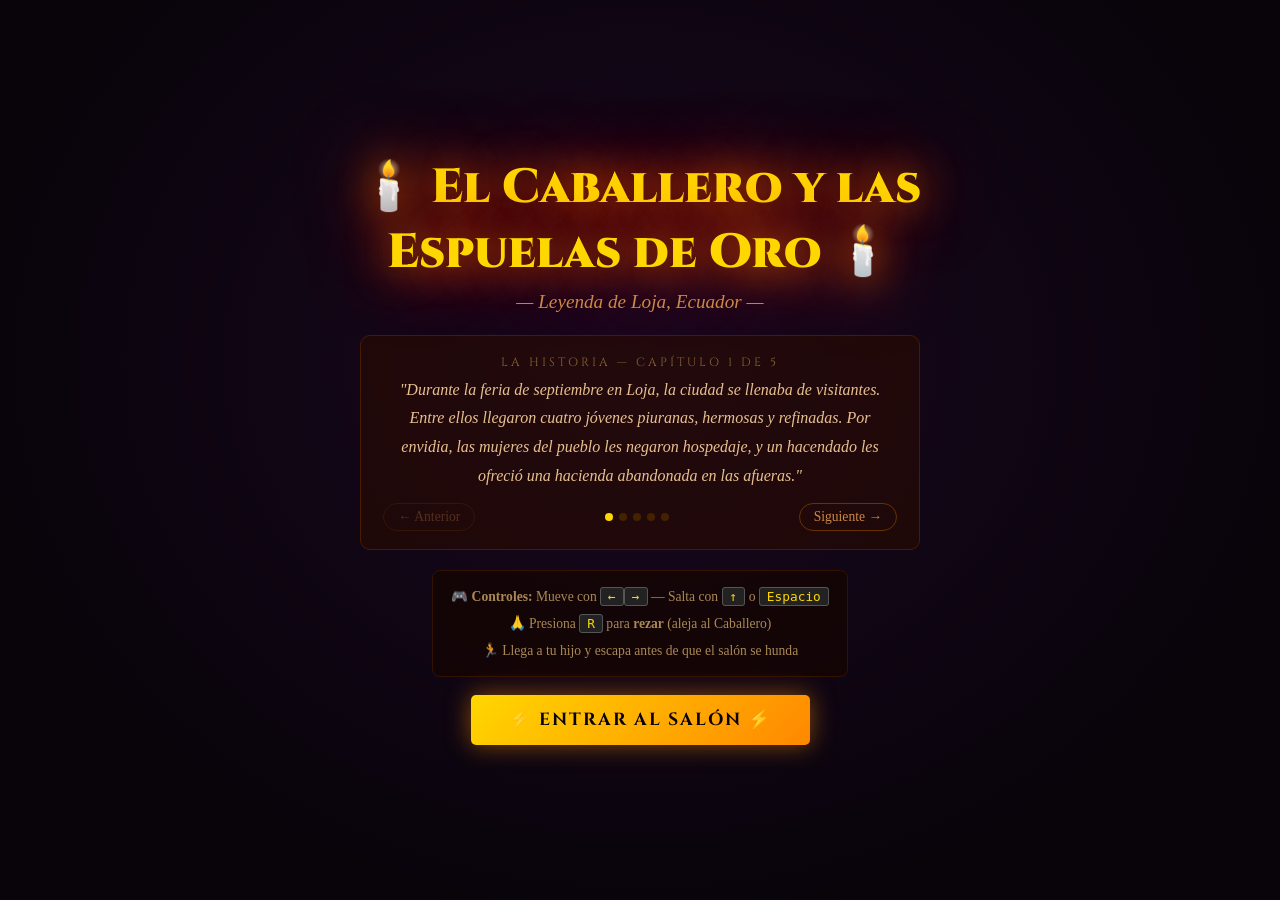
<file: juego7.html>
<!DOCTYPE html>
<html lang="es">
<head>
<meta charset="UTF-8">
<meta name="viewport" content="width=device-width, initial-scale=1.0">
<title>El Caballero de las Espuelas de Oro</title>
<style>
@import url('https://fonts.googleapis.com/css2?family=Cinzel:wght@400;700;900&family=IM+Fell+English:ital@0;1&display=swap');

*{margin:0;padding:0;box-sizing:border-box;}

body {
  background:#08040a;
  font-family:'IM Fell English',serif;
  overflow:hidden;
  height:100vh;
  user-select:none;
}

/* ===== PANTALLAS ===== */
#pantalla-intro, #pantalla-fin {
  position:fixed;inset:0;
  display:flex;flex-direction:column;
  align-items:center;justify-content:center;
  background:radial-gradient(ellipse at 50% 40%, #1a0820 0%, #08040a 75%);
  z-index:200;padding:20px;text-align:center;
}
#pantalla-fin{display:none;}

.titulo-principal {
  font-family:'Cinzel',serif;font-weight:900;
  font-size:clamp(1.4rem,4vw,3rem);
  color:#ffd700;
  text-shadow:0 0 40px #ff6600,0 0 80px #ff3300;
  margin-bottom:6px;
  animation:ardor 2.5s ease-in-out infinite;
}
@keyframes ardor{
  0%,100%{text-shadow:0 0 30px #ff6600,0 0 60px #ff3300;}
  50%{text-shadow:0 0 60px #ffd700,0 0 120px #ff6600;}
}
.subtitulo-intro{
  font-style:italic;color:#cc8844;
  font-size:clamp(0.85rem,2vw,1.2rem);
  margin-bottom:22px;
}

/* Historia por capítulos */
#capitulo-container {
  max-width:560px;width:100%;
  border:1px solid #4a1a00;
  border-radius:10px;
  background:rgba(40,10,0,0.6);
  padding:18px 22px;
  margin-bottom:20px;
}
.cap-num{
  font-family:'Cinzel',serif;font-size:0.75rem;
  color:#886633;letter-spacing:3px;
  text-transform:uppercase;margin-bottom:6px;
}
.cap-texto{
  color:#e8c090;font-style:italic;
  font-size:clamp(0.82rem,1.6vw,1rem);
  line-height:1.8;min-height:60px;
}
.cap-nav{
  display:flex;justify-content:space-between;
  align-items:center;margin-top:12px;
}
.btn-nav{
  background:none;border:1px solid #663300;
  color:#cc8844;padding:5px 14px;
  border-radius:20px;cursor:pointer;
  font-family:'IM Fell English',serif;
  font-size:0.85rem;transition:all 0.2s;
}
.btn-nav:hover{background:#663300;color:#ffd700;}
.btn-nav:disabled{opacity:0.3;cursor:default;}
.cap-dots{display:flex;gap:6px;}
.dot{width:8px;height:8px;border-radius:50%;
  background:#442200;transition:background 0.3s;}
.dot.activo{background:#ffd700;}

.instrucciones-box{
  max-width:500px;
  background:rgba(20,5,0,0.7);
  border:1px solid #331100;
  border-radius:8px;padding:12px 18px;
  color:#aa8855;font-size:0.85rem;
  line-height:2;margin-bottom:18px;
}
.instrucciones-box kbd{
  background:#222;border:1px solid #555;
  border-radius:3px;padding:1px 7px;
  color:#ffd700;font-family:monospace;font-size:0.8rem;
}

.btn-comenzar{
  font-family:'Cinzel',serif;font-weight:700;
  font-size:1.1rem;color:#08040a;
  background:linear-gradient(135deg,#ffd700,#ff8800);
  border:none;padding:13px 38px;border-radius:5px;
  cursor:pointer;letter-spacing:2px;
  box-shadow:0 0 25px rgba(255,140,0,0.5);
  transition:all 0.2s;
}
.btn-comenzar:hover{transform:scale(1.06);box-shadow:0 0 40px rgba(255,140,0,0.8);}

/* ===== JUEGO ===== */
#juego-container{
  display:none;position:fixed;inset:0;
}
#gameCanvas{width:100%;height:100%;display:block;}

/* HUD */
#hud{
  position:fixed;top:0;left:0;right:0;
  display:flex;justify-content:space-between;
  align-items:center;padding:8px 16px;
  background:rgba(8,4,10,0.85);
  border-bottom:1px solid #3a1500;
  z-index:50;pointer-events:none;
}
.hud-bloque{
  font-family:'Cinzel',serif;
  color:#ffd700;
  font-size:clamp(0.7rem,1.6vw,0.95rem);
  text-shadow:0 0 8px #ff6600;
  display:flex;align-items:center;gap:8px;
}
#barra-fe-wrap{
  width:120px;height:10px;
  background:#1a0800;border-radius:5px;
  border:1px solid #442200;overflow:hidden;
}
#barra-fe{
  height:100%;background:linear-gradient(90deg,#ffd700,#ffffff);
  border-radius:5px;transition:width 0.3s;
}

/* Narración en juego */
#narracion{
  position:fixed;bottom:60px;left:50%;
  transform:translateX(-50%);
  max-width:min(600px,90vw);
  background:rgba(8,4,10,0.92);
  border:1px solid #3a1500;
  border-radius:8px;padding:10px 18px;
  color:#e8c090;font-style:italic;
  font-size:clamp(0.78rem,1.6vw,0.95rem);
  text-align:center;line-height:1.6;
  z-index:50;pointer-events:none;
  display:none;
  animation:aparecer 0.5s ease;
}
@keyframes aparecer{from{opacity:0;transform:translateX(-50%) translateY(10px);}to{opacity:1;transform:translateX(-50%) translateY(0);}}

/* Controles móvil */
#ctrl-movil{
  position:fixed;bottom:10px;left:0;right:0;
  display:none;justify-content:space-between;
  padding:0 15px;z-index:50;
}
.ctrl-btn{
  background:rgba(255,215,0,0.15);
  border:2px solid rgba(255,215,0,0.4);
  color:#ffd700;font-size:1.2rem;
  width:52px;height:52px;border-radius:50%;
  cursor:pointer;display:flex;
  align-items:center;justify-content:center;
  touch-action:manipulation;
}

/* Pantalla fin */
.fin-titulo{
  font-family:'Cinzel',serif;font-weight:900;
  font-size:clamp(1.4rem,4vw,2.5rem);
  margin-bottom:14px;
}
.fin-titulo.v{color:#ffd700;text-shadow:0 0 30px #ffd700;}
.fin-titulo.d{color:#ff3300;text-shadow:0 0 30px #ff0000;}
.fin-texto{
  color:#e8c090;font-style:italic;
  max-width:500px;line-height:1.9;
  font-size:clamp(0.85rem,1.6vw,1.05rem);
  margin-bottom:20px;
  border:1px solid #3a1500;
  border-radius:8px;padding:14px 20px;
  background:rgba(30,8,0,0.5);
}
.fin-morale{
  color:#cc8844;font-size:0.9rem;
  font-style:italic;margin-bottom:20px;
  max-width:440px;
}
@media(max-width:768px){
  #ctrl-movil{display:flex;}
}
</style>
</head>
<body>

<!-- ===== PANTALLA INTRO ===== -->
<div id="pantalla-intro">
  <div class="titulo-principal">🕯️ El Caballero y las<br>Espuelas de Oro 🕯️</div>
  <div class="subtitulo-intro">— Leyenda de Loja, Ecuador —</div>

  <div id="capitulo-container">
    <div class="cap-num">La Historia — Capítulo <span id="cap-num-txt">1</span> de 5</div>
    <div class="cap-texto" id="cap-texto"></div>
    <div class="cap-nav">
      <button class="btn-nav" id="btn-ant" onclick="navCap(-1)">← Anterior</button>
      <div class="cap-dots" id="cap-dots"></div>
      <button class="btn-nav" id="btn-sig" onclick="navCap(1)">Siguiente →</button>
    </div>
  </div>

  <div class="instrucciones-box">
    🎮 <strong>Controles:</strong> Mueve con <kbd>←</kbd><kbd>→</kbd> — Salta con <kbd>↑</kbd> o <kbd>Espacio</kbd><br>
    🙏 Presiona <kbd>R</kbd> para <strong>rezar</strong> (aleja al Caballero)<br>
    🏃 Llega a tu hijo y escapa antes de que el salón se hunda
  </div>

  <button class="btn-comenzar" onclick="iniciarJuego()">⚡ ENTRAR AL SALÓN ⚡</button>
</div>

<!-- ===== PANTALLA FIN ===== -->
<div id="pantalla-fin">
  <div class="fin-titulo" id="fin-titulo"></div>
  <div class="fin-texto" id="fin-texto"></div>
  <div class="fin-morale" id="fin-morale"></div>
  <button class="btn-comenzar" onclick="reiniciar()">🔄 Intentar de nuevo</button>
</div>

<!-- ===== JUEGO ===== -->
<div id="juego-container">
  <canvas id="gameCanvas"></canvas>

  <div id="hud">
    <div class="hud-bloque">❤️ Vidas: <span id="vidas-hud">3</span></div>
    <div class="hud-bloque">
      🙏 Fe:
      <div id="barra-fe-wrap"><div id="barra-fe" style="width:100%"></div></div>
    </div>
    <div class="hud-bloque">⏱️ <span id="tiempo-hud">90</span>s</div>
    <div class="hud-bloque">🎯 <span id="fase-hud">Encuentra a tu hijo</span></div>
  </div>

  <div id="narracion"></div>

  <div id="ctrl-movil">
    <div style="display:flex;gap:8px;">
      <button class="ctrl-btn" id="c-izq">◀</button>
      <button class="ctrl-btn" id="c-der">▶</button>
    </div>
    <button class="ctrl-btn" id="c-rezar">🙏</button>
    <button class="ctrl-btn" id="c-sal">▲</button>
  </div>
</div>

<script>
/* =========================================================
   HISTORIA (capítulos intro)
   ========================================================= */
const CAPITULOS = [
  {
    titulo:1,
    texto:`"Durante la feria de septiembre en Loja, la ciudad se llenaba de visitantes. Entre ellos llegaron cuatro jóvenes piuranas, hermosas y refinadas. Por envidia, las mujeres del pueblo les negaron hospedaje, y un hacendado les ofreció una hacienda abandonada en las afueras."`
  },
  {
    titulo:2,
    texto:`"La casa fue restaurada y pronto se convirtió en el lugar de fiestas nocturnas. La música, el vino y la danza llenaban el ambiente... pero nadie imaginaba que en aquel lugar antiguo empezaba a gestarse algo más oscuro."`
  },
  {
    titulo:3,
    texto:`"Una noche apareció un hombre alto, vestido de negro, con espuelas de oro que brillaban al andar. Su frase constante era: '¡Que se te hunda, que se te hunda!' Nadie lo había visto llegar, pero todos sintieron su presencia."`
  },
  {
    titulo:4,
    texto:`"Las jóvenes contrataron una sirvienta: una mujer humilde que vivía con su hijo cerca del río Malacatos. Una noche, el niño lloró y dijo que el caballero echaba chispas por los pies, la boca... y los ojos."`
  },
  {
    titulo:5,
    texto:`"La madre, aterrada, rezó con fervor: '¡Santo Dios, Santo Fuerte, Santo Inmortal!' Al escuchar la oración, el caballero gritó y atravesó el techo. El suelo del salón se abrió... todos fueron tragados por la tierra, menos la sirvienta y su hijo, protegidos por su fe."`
  }
];

let capActual = 0;

function renderCaps() {
  document.getElementById('cap-texto').textContent = CAPITULOS[capActual].texto;
  document.getElementById('cap-num-txt').textContent = capActual + 1;
  document.getElementById('btn-ant').disabled = capActual === 0;
  document.getElementById('btn-sig').disabled = capActual === CAPITULOS.length - 1;
  const dots = document.getElementById('cap-dots');
  dots.innerHTML = '';
  CAPITULOS.forEach((_,i) => {
    const d = document.createElement('div');
    d.className = 'dot' + (i===capActual?' activo':'');
    dots.appendChild(d);
  });
}
function navCap(dir){ capActual = Math.max(0,Math.min(CAPITULOS.length-1,capActual+dir)); renderCaps(); }
renderCaps();

/* =========================================================
   JUEGO
   ========================================================= */
const canvas = document.getElementById('gameCanvas');
const ctx = canvas.getContext('2d');
let W, H, ESC;
let animId, juegoActivo = false;

/* --- Estado global --- */
let jug, caballero, hijo, salida;
let losetas, particulas, chispas;
let vidas, fe, tiempo, fase;
// fase: 0=buscar hijo, 1=llevar hijo a salida
let invuln, rezando, rezCooldown;
let teclado={}, tIzq=false,tDer=false,tSal=false,tRez=false;
let narQueue=[], narActivo=false;
let timerInter;

/* Narrativas en juego ordenadas */
const NARR_JUEGO = [
  { t:85, txt:'"La música llenaba el salón... pero algo en el caballero causaba inquietud."' },
  { t:70, txt:'"Las espuelas de oro brillaban con cada paso. ¡Tin, tin, tin!"' },
  { t:55, txt:'"¡El suelo empieza a hundirse! ¡Corre antes de que sea tarde!"' },
  { t:40, txt:'"¡Santo Dios, Santo Fuerte, Santo Inmortal! — rezó la sirvienta."' },
  { t:25, txt:'"El caballero gritó y atravesó el techo. ¡Escapa ahora!"' },
  { t:10, txt:'"¡Que se te hunda, que se te hunda! — resonó su voz maldita."' },
];
let narrUsadas = new Set();

function resize(){
  W = canvas.width = window.innerWidth;
  H = canvas.height = window.innerHeight;
  ESC = Math.min(W/900, H/550);
}

/* ---- INICIO ---- */
function iniciarJuego(){
  document.getElementById('pantalla-intro').style.display='none';
  document.getElementById('pantalla-fin').style.display='none';
  document.getElementById('juego-container').style.display='block';
  resize();
  resetEstado();
  juegoActivo = true;
  loop();
}

function resetEstado(){
  vidas=3; fe=100; tiempo=90; fase=0;
  invuln=0; rezando=0; rezCooldown=0;
  narrUsadas=new Set(); narActivo=false;

  const COLS=14, FILAS=8;
  const TW=(W/COLS), TH=((H-50)/FILAS);

  // Losetas del salón (algunas se hundirán)
  losetas=[];
  for(let f=0;f<FILAS;f++){
    for(let c=0;c<COLS;c++){
      losetas.push({
        col:c,fila:f,
        x:c*TW,y:50+f*TH,w:TW,h:TH,
        estado:'solida', // 'solida','temblando','hundiendo','hundida'
        timer:0,
        decoracion: Math.random()<0.2 ? (Math.random()<0.5?'candelabro':'mesa') : null,
        colorBase: `hsl(${25+Math.random()*10},${40+Math.random()*15}%,${12+Math.random()*8}%)`
      });
    }
  }

  // Jugador (sirvienta) — centro izquierda
  jug={
    x:TW*1.5, y:50+TH*4,
    w:22*ESC, h:32*ESC,
    vx:0,vy:0,
    enSuelo:false,
    frame:0,fTimer:0,
    miraDer:true
  };

  // Hijo — al fondo derecha
  hijo={
    x:TW*11, y:50+TH*6,
    w:16*ESC,h:20*ESC,
    rescatado:false,
    anim:0
  };

  // Salida — esquina superior izquierda
  salida={
    x:TW*0.5, y:50+TH*0.5,
    w:TW,h:TH
  };

  // Caballero (diablo) — empieza al fondo
  caballero={
    x:TW*7,y:50+TH*3.5,
    w:30*ESC,h:44*ESC,
    vx:0,vy:0,
    enSuelo:false,
    vel:1.2*ESC,
    anim:0,
    estado:'patrullando', // 'patrullando','persiguiendo','asustado'
    asustTimer:0,
    dir:1,
    patX:TW*7
  };

  particulas=[]; chispas=[];

  // Hundir losetas progresivamente
  if(window._hundir) clearInterval(window._hundir);
  window._hundir = setInterval(hundirLoseta, 3000);

  // Timer
  if(timerInter) clearInterval(timerInter);
  timerInter=setInterval(()=>{
    if(!juegoActivo)return;
    tiempo--;
    // Narrativas programadas
    NARR_JUEGO.forEach(n=>{
      if(!narrUsadas.has(n.t) && tiempo<=n.t){
        narrUsadas.add(n.t);
        mostrarNarr(n.txt);
      }
    });
    if(tiempo<=0) terminar(false,'tiempo');
    actualizarHUD();
  },1000);
  actualizarHUD();
}

function reiniciar(){
  if(animId) cancelAnimationFrame(animId);
  clearInterval(timerInter);
  clearInterval(window._hundir);
  document.getElementById('pantalla-fin').style.display='none';
  iniciarJuego();
}

/* ---- HUD ---- */
function actualizarHUD(){
  document.getElementById('vidas-hud').textContent=vidas;
  document.getElementById('tiempo-hud').textContent=tiempo;
  document.getElementById('barra-fe').style.width=fe+'%';
  document.getElementById('fase-hud').textContent=
    fase===0?'¡Encuentra a tu hijo!' : '¡Escapa por la puerta!';
}

/* ---- NARRATIVA EN JUEGO ---- */
function mostrarNarr(txt){
  const el=document.getElementById('narracion');
  el.textContent=txt;
  el.style.display='block';
  clearTimeout(window._narTO);
  window._narTO=setTimeout(()=>el.style.display='none',4500);
}

/* ---- HUNDIR LOSETAS ---- */
function hundirLoseta(){
  if(!juegoActivo)return;
  // Hundir 2-4 losetas aleatorias que no estén hundidas
  const disponibles=losetas.filter(l=>l.estado==='solida');
  const n=2+Math.floor(Math.random()*3);
  for(let i=0;i<n&&i<disponibles.length;i++){
    const idx=Math.floor(Math.random()*disponibles.length);
    const l=disponibles.splice(idx,1)[0];
    // No hundir la zona de inicio ni la salida
    if(l.col<2 && l.fila<2) continue;
    l.estado='temblando';
    l.timer=120; // frames para temblar antes de hundirse
  }
}

/* ---- INPUT ---- */
window.addEventListener('keydown',e=>{
  teclado[e.code]=true;
  if(e.code==='Space') e.preventDefault();
});
window.addEventListener('keyup',e=>teclado[e.code]=false);

['c-izq','c-der','c-sal','c-rezar'].forEach(id=>{
  const b=document.getElementById(id);
  b.addEventListener('touchstart',e=>{e.preventDefault();
    if(id==='c-izq') tIzq=true;
    if(id==='c-der') tDer=true;
    if(id==='c-sal') tSal=true;
    if(id==='c-rezar') tRez=true;
  });
  b.addEventListener('touchend',e=>{e.preventDefault();
    if(id==='c-izq') tIzq=false;
    if(id==='c-der') tDer=false;
    if(id==='c-sal') tSal=false;
    if(id==='c-rezar') tRez=false;
  });
});

/* ====================================================
   UPDATE
   ==================================================== */
function update(){
  if(!juegoActivo)return;

  const VEL=3*ESC, GRAV=0.45*ESC, SALTO=-11*ESC;
  const izq=teclado['ArrowLeft']||teclado['KeyA']||tIzq;
  const der=teclado['ArrowRight']||teclado['KeyD']||tDer;
  const sal=teclado['ArrowUp']||teclado['Space']||teclado['KeyW']||tSal;
  const rez=teclado['KeyR']||tRez;

  /* --- REZAR --- */
  if(rezCooldown>0) rezCooldown--;
  if(rez && rezCooldown<=0){
    rezando=60;
    rezCooldown=240;
    fe=Math.min(100,fe+20);
    caballero.estado='asustado';
    caballero.asustTimer=180;
    mostrarNarr('🙏 "¡Santo Dios, Santo Fuerte, Santo Inmortal!" — El caballero retrocede aterrado...');
    // Partículas de luz
    for(let i=0;i<15;i++) addParticula(jug.x+jug.w/2, jug.y+jug.h/2,'#ffffc0',true);
  }
  if(rezando>0) rezando--;

  /* --- MOVIMIENTO JUGADOR --- */
  if(izq){jug.vx=-VEL; jug.miraDer=false;}
  else if(der){jug.vx=VEL; jug.miraDer=true;}
  else jug.vx*=0.75;

  if(sal && jug.enSuelo){jug.vy=SALTO; jug.enSuelo=false;}
  jug.vy+=GRAV;
  jug.x+=jug.vx; jug.y+=jug.vy;
  jug.enSuelo=false;

  /* --- COLISIÓN JUGADOR CON LOSETAS --- */
  for(const l of losetas){
    if(l.estado==='hundida') continue;
    if(colRect(jug, l) && jug.vy>=0 &&
       jug.y+jug.h < l.y+l.h*0.6){
      jug.y=l.y-jug.h;
      jug.vy=0;
      jug.enSuelo=true;
      // Si está temblando, acelerar hundimiento
      if(l.estado==='temblando') l.timer-=2;
    }
  }

  // Límites
  jug.x=Math.max(0,Math.min(W-jug.w,jug.x));
  if(jug.y>H+50) danoJugador();

  // Animación
  jug.fTimer++;
  if(jug.fTimer>8){jug.frame=(jug.frame+1)%4;jug.fTimer=0;}

  /* --- HIJO --- */
  hijo.anim+=0.05;
  if(!hijo.rescatado){
    if(colRect(jug,hijo)){
      hijo.rescatado=true;
      fase=1;
      mostrarNarr('👦 ¡Encontraste a tu hijo! Ahora corre a la PUERTA (arriba izquierda) 🚪');
      for(let i=0;i<12;i++) addParticula(hijo.x,hijo.y,'#ffdd88',true);
    }
  }

  /* --- SALIDA --- */
  if(fase===1 && hijo.rescatado){
    hijo.x=jug.x+jug.w/2-hijo.w/2;
    hijo.y=jug.y-hijo.h;
    if(colRect(jug,salida)){
      terminar(true);
      return;
    }
  }

  /* --- CABALLERO --- */
  actualizarCaballero();

  /* --- LOSETAS --- */
  for(const l of losetas){
    if(l.estado==='temblando'){
      l.timer--;
      if(Math.random()<0.15) addChispa(l.x+Math.random()*l.w, l.y+l.h);
      if(l.timer<=0){
        l.estado='hundiendo';
        l.timer=40;
      }
    } else if(l.estado==='hundiendo'){
      l.timer--;
      if(l.timer<=0) l.estado='hundida';
    }
  }

  /* --- FE decrece con tiempo --- */
  fe=Math.max(0,fe-0.04);
  if(fe<=0) terminar(false,'fe');

  /* --- INVULNERABILIDAD --- */
  if(invuln>0) invuln--;

  /* --- PARTICULAS --- */
  particulas=particulas.filter(p=>p.vida>0);
  for(const p of particulas){p.x+=p.vx;p.y+=p.vy;p.vy+=0.12;p.vida--;p.r*=0.96;}
  chispas=chispas.filter(c=>c.vida>0);
  for(const c of chispas){c.x+=c.vx;c.y+=c.vy;c.vida--;}
}

function actualizarCaballero(){
  const VEL_PATROL=1.2*ESC, VEL_PERSIGUE=2*ESC, GRAV=0.45*ESC;

  if(caballero.estado==='asustado'){
    caballero.asustTimer--;
    if(caballero.asustTimer<=0) caballero.estado='patrullando';
    // Huye del jugador
    const dx=jug.x-caballero.x;
    caballero.vx=(dx>0?-1:1)*VEL_PATROL;
  } else {
    const dist=distancia(jug,caballero);
    if(dist<250){
      caballero.estado='persiguiendo';
      const dx=jug.x-caballero.x;
      caballero.vx=(dx>0?1:-1)*VEL_PERSIGUE;
      caballero.dir=dx>0?1:-1;
    } else {
      caballero.estado='patrullando';
      caballero.patX+= caballero.vx;
      if(caballero.patX>W*0.8||caballero.patX<W*0.2) caballero.vx*=-1;
      caballero.vx=caballero.vx||VEL_PATROL;
    }
    // Chispas en pies
    if(Math.random()<0.25) addChispa(caballero.x+caballero.w/2,caballero.y+caballero.h-2);
  }

  caballero.vy+=GRAV;
  caballero.x+=caballero.vx;
  caballero.y+=caballero.vy;
  caballero.enSuelo=false;

  for(const l of losetas){
    if(l.estado==='hundida') continue;
    if(colRect(caballero,l) && caballero.vy>=0 &&
       caballero.y+caballero.h < l.y+l.h*0.6){
      caballero.y=l.y-caballero.h;
      caballero.vy=0;
      caballero.enSuelo=true;
    }
  }
  caballero.x=Math.max(0,Math.min(W-caballero.w,caballero.x));
  caballero.anim+=0.08;

  // Colisión con jugador
  if(invuln<=0 && caballero.estado!=='asustado'){
    if(colRect(jug,caballero)) danoJugador();
  }
}

function danoJugador(){
  if(invuln>0)return;
  vidas--;invuln=100;
  fe=Math.max(0,fe-20);
  for(let i=0;i<8;i++) addParticula(jug.x+jug.w/2,jug.y,'#ff3300',false);
  mostrarNarr('😱 "¡Las espuelas de oro te rozaron!" — Reza para alejar al Caballero (tecla R)');
  actualizarHUD();
  if(vidas<=0) terminar(false,'vidas');
}

/* ====================================================
   DRAW
   ==================================================== */
function draw(){
  // Fondo salón de baile colonial
  ctx.fillStyle='#0d0608';
  ctx.fillRect(0,0,W,H);

  // Franja HUD
  ctx.fillStyle='#08040a';
  ctx.fillRect(0,0,W,50);

  /* --- LOSETAS --- */
  for(const l of losetas){
    if(l.estado==='hundida'){
      // Agujero infernal
      const ag=ctx.createRadialGradient(l.x+l.w/2,l.y+l.h/2,0,l.x+l.w/2,l.y+l.h/2,l.w/2);
      ag.addColorStop(0,'#ff2200');
      ag.addColorStop(0.3,'#880000');
      ag.addColorStop(1,'#000');
      ctx.fillStyle=ag;
      ctx.fillRect(l.x,l.y,l.w,l.h);
      // Humo
      if(Math.random()<0.3){
        ctx.fillStyle=`rgba(80,30,10,0.15)`;
        ctx.beginPath();
        ctx.arc(l.x+Math.random()*l.w,l.y+Math.random()*l.h*0.5,10+Math.random()*15,0,Math.PI*2);
        ctx.fill();
      }
      continue;
    }

    // Color base + efecto temblor
    let shade=0;
    if(l.estado==='temblando'){
      shade=Math.sin(Date.now()/50)*3;
      ctx.fillStyle=`hsl(${20+Math.abs(shade)*5},50%,${10+Math.abs(shade)}%)`;
    } else {
      ctx.fillStyle=l.colorBase;
    }
    ctx.fillRect(l.x+shade,l.y,l.w,l.h);

    // Borde loseta
    ctx.strokeStyle=l.estado==='temblando'?'#aa4400':'#1e0e05';
    ctx.lineWidth=1;
    ctx.strokeRect(l.x+shade,l.y,l.w,l.h);

    // Decoraciones
    if(l.decoracion==='candelabro'){
      drawCandelabro(l.x+l.w/2+shade,l.y+2,l.h*0.7);
    } else if(l.decoracion==='mesa'){
      ctx.fillStyle='#1a0a04';
      ctx.fillRect(l.x+l.w*0.2+shade,l.y+l.h*0.4,l.w*0.6,l.h*0.4);
    }
  }

  /* --- SALIDA (puerta) --- */
  drawPuerta(salida.x,salida.y,salida.w,salida.h);

  /* --- HIJO --- */
  if(!hijo.rescatado){
    drawHijo(hijo.x,hijo.y,hijo.w,hijo.h,hijo.anim);
  }

  /* --- CABALLERO --- */
  drawCaballero();

  /* --- JUGADOR --- */
  if(!(invuln>0 && Math.floor(invuln/5)%2===0)){
    drawJugador();
  }

  /* --- PARTÍCULAS --- */
  for(const p of particulas){
    ctx.globalAlpha=p.vida/p.maxVida;
    ctx.fillStyle=p.color;
    ctx.beginPath();
    ctx.arc(p.x,p.y,p.r,0,Math.PI*2);
    ctx.fill();
  }
  ctx.globalAlpha=1;

  for(const c of chispas){
    ctx.globalAlpha=c.vida/20;
    ctx.fillStyle=c.color;
    ctx.fillRect(c.x,c.y,2,2);
  }
  ctx.globalAlpha=1;

  /* --- OVERLAY REZAR --- */
  if(rezando>0){
    ctx.fillStyle=`rgba(255,255,200,${rezando/60*0.15})`;
    ctx.fillRect(0,0,W,H);
    ctx.fillStyle=`rgba(255,255,255,${rezando/60*0.8})`;
    ctx.font=`bold ${clamp(18,3,40)}px 'Cinzel',serif`;
    ctx.textAlign='center';
    ctx.fillText('🙏 Santo Dios, Santo Fuerte, Santo Inmortal...',W/2,H*0.4);
  }

  /* --- VIGNETTE --- */
  const vig=ctx.createRadialGradient(W/2,H/2,H*0.3,W/2,H/2,H*0.85);
  vig.addColorStop(0,'transparent');
  vig.addColorStop(1,'rgba(0,0,0,0.7)');
  ctx.fillStyle=vig;
  ctx.fillRect(0,0,W,H);
}

function drawJugador(){
  const x=jug.x,y=jug.y,w=jug.w,h=jug.h;
  ctx.save();
  if(!jug.miraDer){ctx.translate(x+w/2,y+h/2);ctx.scale(-1,1);ctx.translate(-(x+w/2),-(y+h/2));}

  // Sombra
  ctx.fillStyle='rgba(0,0,0,0.4)';
  ctx.beginPath();ctx.ellipse(x+w/2,y+h+2,w/2,3,0,0,Math.PI*2);ctx.fill();

  // Falda/vestido (sirvienta colonial)
  ctx.fillStyle='#3a2010';
  ctx.beginPath();
  ctx.moveTo(x+w*0.1,y+h*0.38);
  ctx.lineTo(x+w*0.9,y+h*0.38);
  ctx.lineTo(x+w+2,y+h);
  ctx.lineTo(x-2,y+h);
  ctx.closePath();ctx.fill();

  // Delantal blanco
  ctx.fillStyle='rgba(240,230,210,0.85)';
  ctx.beginPath();
  ctx.moveTo(x+w*0.25,y+h*0.42);
  ctx.lineTo(x+w*0.75,y+h*0.42);
  ctx.lineTo(x+w*0.8,y+h*0.85);
  ctx.lineTo(x+w*0.2,y+h*0.85);
  ctx.closePath();ctx.fill();

  // Cuerpo
  ctx.fillStyle='#3a2010';
  ctx.fillRect(x+w*0.2,y+h*0.25,w*0.6,w*0.15);

  // Cabeza
  ctx.fillStyle='#c8956a';
  ctx.beginPath();ctx.arc(x+w/2,y+h*0.18,w*0.38,0,Math.PI*2);ctx.fill();

  // Cofia
  ctx.fillStyle='#f0ead8';
  ctx.beginPath();ctx.ellipse(x+w/2,y+h*0.12,w*0.38,w*0.2,0,Math.PI,0);ctx.fill();

  // Ojos
  ctx.fillStyle='#1a0800';
  ctx.fillRect(x+w*0.38,y+h*0.15,w*0.1,w*0.08);
  ctx.fillRect(x+w*0.55,y+h*0.15,w*0.1,w*0.08);

  // Expresión asustada si invulnerable
  if(invuln>0){
    ctx.strokeStyle='#000';ctx.lineWidth=1;
    ctx.beginPath();ctx.arc(x+w/2,y+h*0.2,3,0,Math.PI,true);ctx.stroke();
  }

  ctx.restore();
}

function drawHijo(x,y,w,h,anim){
  const bob=Math.sin(anim)*3;
  // Aura pulsante (indicador)
  ctx.fillStyle=`rgba(255,220,100,${0.1+Math.sin(anim*2)*0.08})`;
  ctx.beginPath();ctx.arc(x+w/2,y+h/2+bob,35,0,Math.PI*2);ctx.fill();

  // Niño
  ctx.fillStyle='#5a3015';
  ctx.beginPath();ctx.arc(x+w/2,y+h*0.25+bob,w*0.45,0,Math.PI*2);ctx.fill();
  ctx.fillRect(x+w*0.15,y+h*0.45+bob,w*0.7,h*0.45);

  // Cara
  ctx.fillStyle='#c8956a';
  ctx.beginPath();ctx.arc(x+w/2,y+h*0.23+bob,w*0.35,0,Math.PI*2);ctx.fill();
  // Ojos llorando
  ctx.fillStyle='#00f';ctx.beginPath();
  ctx.arc(x+w*0.38,y+h*0.22+bob,2,0,Math.PI*2);
  ctx.arc(x+w*0.62,y+h*0.22+bob,2,0,Math.PI*2);ctx.fill();
  // Lágrimas
  ctx.fillStyle='rgba(100,150,255,0.8)';
  ctx.fillRect(x+w*0.37,y+h*0.25+bob,2,4);
  ctx.fillRect(x+w*0.61,y+h*0.25+bob,2,4);

  // Emoji indicador
  ctx.font=`${16*ESC}px serif`;
  ctx.textAlign='center';
  ctx.fillText('👦',x+w/2,y+bob-8);
}

function drawPuerta(x,y,w,h){
  // Marco
  ctx.fillStyle='#2a1500';
  ctx.fillRect(x,y,w,h);
  ctx.strokeStyle='#886633';ctx.lineWidth=3;
  ctx.strokeRect(x+2,y+2,w-4,h-4);

  // Puerta
  ctx.fillStyle='#3a2010';
  ctx.fillRect(x+w*0.1,y+h*0.05,w*0.8,h*0.9);

  // Luz dorada (exterior)
  const glow=ctx.createRadialGradient(x+w/2,y+h/2,0,x+w/2,y+h/2,w);
  glow.addColorStop(0,'rgba(255,220,80,0.3)');
  glow.addColorStop(1,'transparent');
  ctx.fillStyle=glow;ctx.beginPath();
  ctx.arc(x+w/2,y+h/2,w,0,Math.PI*2);ctx.fill();

  // Texto
  ctx.fillStyle='#ffd700';
  ctx.font=`bold ${clamp(10,1.5,18)}px 'Cinzel',serif`;
  ctx.textAlign='center';
  if(fase===1) ctx.fillText('🚪 ¡SALIDA!',x+w/2,y+h+14);
  else ctx.fillText('🚪 Salida',x+w/2,y+h+14);
}

function drawCaballero(){
  const x=caballero.x,y=caballero.y,w=caballero.w,h=caballero.h;
  const t=Date.now()/300;
  const miraDer=caballero.vx>=0;

  ctx.save();
  if(!miraDer){ctx.translate(x+w/2,y+h/2);ctx.scale(-1,1);ctx.translate(-(x+w/2),-(y+h/2));}

  if(caballero.estado==='asustado'){
    ctx.globalAlpha=0.6+Math.sin(t*5)*0.3;
  }

  // Capa negra ondulante
  ctx.fillStyle='#0a0a0a';
  ctx.beginPath();
  ctx.moveTo(x+w*0.05,y+h*0.28);
  ctx.lineTo(x+w*0.95,y+h*0.28);
  ctx.lineTo(x+w+Math.sin(t)*6,y+h);
  ctx.lineTo(x-Math.sin(t)*6,y+h);
  ctx.closePath();ctx.fill();

  // Cuerpo
  ctx.fillStyle='#111';
  ctx.fillRect(x+w*0.18,y+h*0.28,w*0.64,h*0.52);

  // Sombrero de copa
  ctx.fillStyle='#0d0d0d';
  ctx.fillRect(x+w*0.2,y+h*0.08,w*0.6,h*0.22);
  ctx.fillRect(x+w*0.08,y+h*0.26,w*0.84,h*0.07);

  // Cabeza
  ctx.fillStyle='#1a1a1a';
  ctx.fillRect(x+w*0.25,y+h*0.14,w*0.5,h*0.16);

  // Ojos (rojos brillantes)
  ctx.fillStyle='#ff0000';
  ctx.shadowColor='#ff0000';ctx.shadowBlur=15;
  ctx.beginPath();
  ctx.arc(x+w*0.36,y+h*0.2,3.5,0,Math.PI*2);
  ctx.arc(x+w*0.64,y+h*0.2,3.5,0,Math.PI*2);
  ctx.fill();
  ctx.shadowBlur=0;

  // Boca (sonrisa maliciosa)
  ctx.strokeStyle='#cc0000';ctx.lineWidth=1.5;
  ctx.beginPath();
  ctx.arc(x+w/2,y+h*0.23,w*0.12,0.1,Math.PI-0.1);ctx.stroke();

  // Espuelas de oro en pies
  const eTime=Date.now()/150;
  [[x+w*0.28,y+h*0.88],[x+w*0.72,y+h*0.88]].forEach(([ex,ey])=>{
    ctx.fillStyle='#ffd700';
    ctx.shadowColor='#ffd700';ctx.shadowBlur=10;
    for(let i=0;i<6;i++){
      const ang=(i/6)*Math.PI*2+eTime;
      ctx.beginPath();
      ctx.moveTo(ex,ey);
      ctx.lineTo(ex+Math.cos(ang)*7*ESC,ey+Math.sin(ang)*7*ESC);
      ctx.stroke();
    }
    ctx.beginPath();ctx.arc(ex,ey,3*ESC,0,Math.PI*2);ctx.fill();
    ctx.shadowBlur=0;
  });

  ctx.globalAlpha=1;
  ctx.restore();

  // "¡Que se te hunda!" sobre él si persigue
  if(caballero.estado==='persiguiendo' && Math.floor(Date.now()/1000)%3===0){
    ctx.fillStyle='rgba(255,50,0,0.85)';
    ctx.font=`bold ${clamp(10,1.5,14)}px 'IM Fell English',serif`;
    ctx.textAlign='center';
    ctx.fillText('¡Que se te hunda!',x+w/2,y-8);
  }
}

function drawCandelabro(x,y,h){
  ctx.strokeStyle='#6a4a1a';ctx.lineWidth=2;
  ctx.beginPath();ctx.moveTo(x,y);ctx.lineTo(x,y+h*0.5);ctx.stroke();
  ctx.beginPath();ctx.moveTo(x-8,y+h*0.3);ctx.lineTo(x+8,y+h*0.3);ctx.stroke();
  // Velas
  [x-8,x,x+8].forEach(cx=>{
    ctx.fillStyle='#e8e0c0';ctx.fillRect(cx-1.5,y+h*0.1,3,h*0.18);
    // Llama
    ctx.fillStyle=`rgba(255,${150+Math.sin(Date.now()/150)*80},30,0.9)`;
    ctx.beginPath();ctx.ellipse(cx,y+h*0.08,2,4,0,0,Math.PI*2);ctx.fill();
  });
}

/* ====================================================
   UTILIDADES
   ==================================================== */
function colRect(a,b){
  return a.x<b.x+b.w && a.x+a.w>b.x && a.y<b.y+b.h && a.y+a.h>b.y;
}
function distancia(a,b){return Math.sqrt((a.x-b.x)**2+(a.y-b.y)**2);}
function addParticula(x,y,color,sube){
  const v=sube?-1:1;
  for(let i=0;i<6;i++){
    particulas.push({x,y,vx:(Math.random()-.5)*3,vy:v*(Math.random()*3),color,r:4,maxVida:40,vida:40});
  }
}
function addChispa(x,y){
  chispas.push({x,y,vx:(Math.random()-.5)*3,vy:-Math.random()*2-1,color:Math.random()<0.5?'#ffd700':'#ff6600',vida:20});
}
function clamp(base,mult,max){return Math.min(max,base*ESC*mult);}

/* ====================================================
   TERMINAR
   ==================================================== */
function terminar(ganaste, razon){
  juegoActivo=false;
  clearInterval(timerInter);
  clearInterval(window._hundir);
  cancelAnimationFrame(animId);
  document.getElementById('juego-container').style.display='none';
  document.getElementById('pantalla-fin').style.display='flex';

  const tit=document.getElementById('fin-titulo');
  const tex=document.getElementById('fin-texto');
  const mor=document.getElementById('fin-morale');

  if(ganaste){
    tit.className='fin-titulo v';
    tit.textContent='🙏 ¡ESCAPASTE CON TU HIJO! 🙏';
    tex.textContent=`"En ese instante, el suelo del salón se abrió. Todos los presentes fueron tragados por la tierra: los invitados, las jóvenes piuranas… todos menos la sirvienta y su hijo, quienes fueron protegidos por su fe."`;
    mor.textContent=`✨ Lograste lo que la historia dice: solo la fe y el amor de una madre vencieron al diablo con espuelas de oro.`;
  } else if(razon==='vidas'){
    tit.className='fin-titulo d';
    tit.textContent='💀 EL CABALLERO TE ATRAPÓ';
    tex.textContent=`"Las espuelas de oro del caballero brillaban con cada paso... Tin, tin, tin. Nadie que se dejó deslumbrar por la riqueza fácil logró escapar aquella noche maldita."`;
    mor.textContent=`💡 Recuerda: presiona R para rezar y alejar al Caballero cuando esté cerca.`;
  } else if(razon==='tiempo'){
    tit.className='fin-titulo d';
    tit.textContent='🔥 EL SALÓN SE HUNDIÓ';
    tex.textContent=`"¡Que se te hunda, que se te hunda! — gritó el caballero. El suelo se abrió y el humo espeso del infierno envolvió todo el salón de baile."`;
    mor.textContent=`💡 Muévete más rápido. Encuentra al niño y llévalo a la puerta antes de que el salón colapse.`;
  } else {
    tit.className='fin-titulo d';
    tit.textContent='😱 PERDISTE LA FE';
    tex.textContent=`"Solo la fe protegía a la sirvienta... sin ella, el caballero demoníaco no tenía obstáculo. El diablo se presentó aquella noche y la vanidad abrió la puerta al castigo."`;
    mor.textContent=`💡 Reza (tecla R) regularmente para mantener tu fe y alejar al Caballero.`;
  }
}

/* ====================================================
   LOOP
   ==================================================== */
function loop(){
  update();
  draw();
  animId=requestAnimationFrame(loop);
}

window.addEventListener('resize',()=>{ resize(); });
resize();
</script>
</body>
</html>
</file>
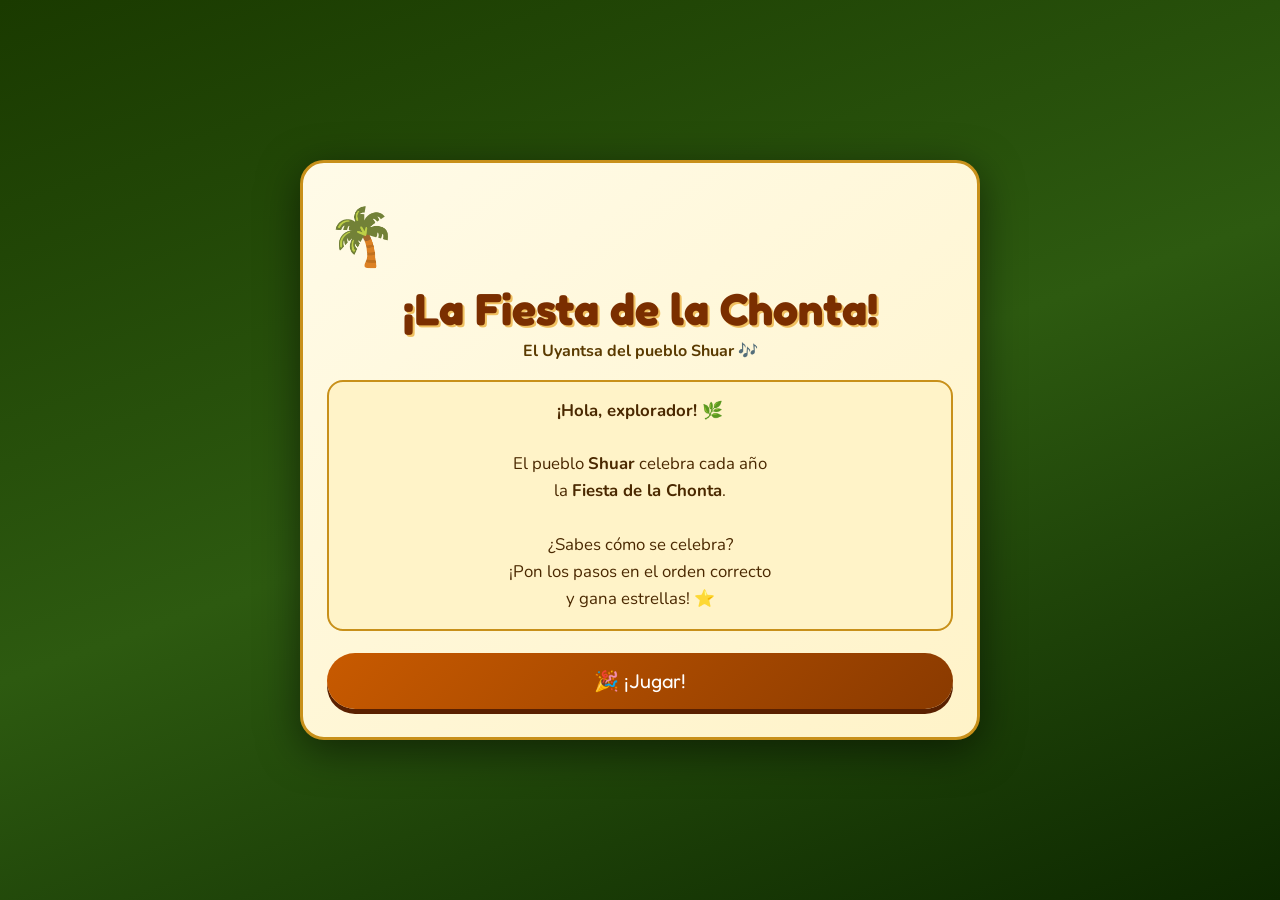
<file: juego9.html>
<!DOCTYPE html>
<html lang="es">
<head>
<meta charset="UTF-8">
<meta name="viewport" content="width=device-width, initial-scale=1.0">
<title>Juego 7 – La Fiesta de la Chonta</title>
<style>
  @import url('https://fonts.googleapis.com/css2?family=Fredoka+One&family=Nunito:wght@700;900&display=swap');

  * { box-sizing: border-box; margin: 0; padding: 0; }

  body {
    font-family: 'Nunito', sans-serif;
    min-height: 100vh;
    background: linear-gradient(160deg, #1a3a00 0%, #2d5a10 50%, #0d2800 100%);
    display: flex; align-items: center; justify-content: center;
    padding: 12px;
  }

  #app { width: 100%; max-width: 680px; }

  /* ===== PANTALLAS ===== */
  .screen { display: none; }
  .screen.active { display: block; }

  /* ===== TARJETA BASE ===== */
  .card {
    background: linear-gradient(145deg, #fffbe8, #fff3c8);
    border-radius: 24px;
    padding: 28px 24px;
    border: 3px solid #c8901a;
    box-shadow: 0 10px 40px rgba(0,0,0,0.5);
  }

  /* ===== TÍTULO ===== */
  .game-title {
    font-family: 'Fredoka One', cursive;
    font-size: clamp(1.8rem, 6vw, 2.8rem);
    color: #7a2e00;
    text-align: center;
    text-shadow: 2px 2px 0 #f0c060;
    line-height: 1.1;
  }

  .subtitle {
    text-align: center;
    color: #5a3a00;
    font-size: 1rem;
    font-weight: 700;
    margin: 6px 0 18px;
  }

  /* ===== INTRO ===== */
  .intro-box {
    background: #fff3c8;
    border: 2px solid #c8901a;
    border-radius: 16px;
    padding: 16px;
    margin-bottom: 22px;
    text-align: center;
    color: #4a2800;
    font-size: 1.05rem;
    line-height: 1.6;
  }

  .big-emoji { font-size: 3.5rem; display: block; margin: 8px 0; animation: sway 2.5s ease-in-out infinite; }
  @keyframes sway { 0%,100%{transform:rotate(-6deg)} 50%{transform:rotate(6deg)} }

  .btn {
    display: block; width: 100%;
    background: linear-gradient(135deg, #c85a00, #8a3a00);
    color: #fff; border: none; border-radius: 50px;
    padding: 16px; font-family: 'Fredoka One', cursive;
    font-size: 1.25rem; cursor: pointer;
    box-shadow: 0 5px 0 #5a2000;
    transition: transform .15s, box-shadow .15s;
  }
  .btn:hover { transform: translateY(-2px); box-shadow: 0 7px 0 #5a2000; }
  .btn:active { transform: translateY(2px); box-shadow: 0 2px 0 #5a2000; }
  .btn.green { background: linear-gradient(135deg, #3a9a3a, #1a5a1a); box-shadow: 0 5px 0 #0d3a0d; }
  .btn.green:hover { box-shadow: 0 7px 0 #0d3a0d; }

  /* ===== SCORE BAR ===== */
  .score-bar {
    display: flex; justify-content: space-between; align-items: center;
    background: #7a2e00; border-radius: 50px; padding: 8px 20px;
    margin-bottom: 18px; color: #fff; font-weight: 900; font-size: 1rem;
  }
  .score-bar span:last-child { color: #ffd700; }

  /* ===== INSTRUCCIÓN ===== */
  .instruccion {
    text-align: center;
    font-size: 1.1rem;
    font-weight: 900;
    color: #7a2e00;
    margin-bottom: 14px;
    background: #ffe8a0;
    border-radius: 12px;
    padding: 10px 14px;
    border: 2px solid #c8901a;
  }

  /* ===== ZONA DE SOLTAR ===== */
  .drop-zone-label {
    font-family: 'Fredoka One', cursive;
    font-size: 1rem;
    color: #5a3a00;
    text-align: center;
    margin-bottom: 8px;
    letter-spacing: 0.5px;
  }

  .drop-row {
    display: flex;
    gap: 8px;
    justify-content: center;
    margin-bottom: 20px;
    flex-wrap: wrap;
  }

  .drop-slot {
    width: 100px; height: 110px;
    border: 3px dashed #c8901a;
    border-radius: 16px;
    background: rgba(200,144,26,0.08);
    display: flex; flex-direction: column;
    align-items: center; justify-content: center;
    transition: background .2s, border-color .2s;
    position: relative;
  }

  .drop-slot.drag-over {
    background: rgba(200,144,26,0.25);
    border-color: #8a3a00;
  }

  .drop-slot.filled { border-style: solid; border-color: #3a9a3a; background: rgba(58,154,58,0.1); }
  .drop-slot.wrong  { border-color: #c83a00; background: rgba(200,58,0,0.1); animation: shake .4s; }

  @keyframes shake {
    0%,100%{transform:translateX(0)}
    25%{transform:translateX(-6px)}
    75%{transform:translateX(6px)}
  }

  .slot-number {
    position: absolute; top: 6px; left: 8px;
    font-family: 'Fredoka One', cursive;
    font-size: 0.9rem;
    color: #c8901a;
  }

  .slot-number.filled-num { color: #3a9a3a; }

  /* ===== TARJETAS PARA ARRASTRAR ===== */
  .cards-label {
    font-family: 'Fredoka One', cursive;
    font-size: 1rem;
    color: #5a3a00;
    text-align: center;
    margin-bottom: 10px;
  }

  .drag-area {
    display: flex;
    flex-wrap: wrap;
    gap: 10px;
    justify-content: center;
    min-height: 130px;
    background: rgba(200,144,26,0.06);
    border-radius: 16px;
    padding: 12px;
    border: 2px solid rgba(200,144,26,0.2);
  }

  .drag-card {
    width: 100px; height: 110px;
    background: linear-gradient(145deg, #fff8e1, #ffe082);
    border: 3px solid #c8901a;
    border-radius: 16px;
    display: flex; flex-direction: column;
    align-items: center; justify-content: center;
    cursor: grab;
    user-select: none;
    transition: transform .15s, box-shadow .15s;
    box-shadow: 0 4px 10px rgba(0,0,0,0.2);
    text-align: center;
    padding: 6px;
  }

  .drag-card:hover { transform: translateY(-4px) scale(1.04); box-shadow: 0 8px 16px rgba(0,0,0,0.3); }
  .drag-card.dragging { opacity: 0.4; transform: scale(0.95); }

  .drag-card .card-emoji { font-size: 2.2rem; display: block; margin-bottom: 4px; }
  .drag-card .card-label {
    font-size: 0.72rem; font-weight: 900;
    color: #5a2800; line-height: 1.2;
  }

  /* Card placed inside slot */
  .placed-card {
    width: 88px; height: 96px;
    background: linear-gradient(145deg, #e8f5e8, #c8e8c8);
    border-radius: 12px;
    display: flex; flex-direction: column;
    align-items: center; justify-content: center;
    text-align: center; padding: 4px;
    cursor: pointer;
  }
  .placed-card .card-emoji { font-size: 2rem; display: block; margin-bottom: 2px; }
  .placed-card .card-label { font-size: 0.68rem; font-weight: 900; color: #1a4a1a; line-height: 1.2; }

  /* ===== RESULTADO PARCIAL ===== */
  .check-btn {
    display: block; width: 100%;
    background: linear-gradient(135deg, #c8901a, #8a5a00);
    color: #fff; border: none; border-radius: 50px;
    padding: 15px; font-family: 'Fredoka One', cursive;
    font-size: 1.2rem; cursor: pointer;
    box-shadow: 0 5px 0 #5a3000;
    margin-top: 18px;
    transition: transform .15s, box-shadow .15s;
  }
  .check-btn:hover { transform: translateY(-2px); box-shadow: 0 7px 0 #5a3000; }
  .check-btn:disabled { opacity: 0.4; cursor: default; }

  /* ===== PANTALLA FINAL ===== */
  .result-emoji { font-size: 4rem; display: block; text-align: center; margin: 8px 0; }
  .result-title {
    font-family: 'Fredoka One', cursive;
    font-size: clamp(1.8rem,6vw,2.5rem);
    text-align: center;
    color: #7a2e00;
    margin-bottom: 6px;
  }
  .result-pts {
    text-align: center; font-weight: 900;
    color: #5a3a00; font-size: 1rem; margin-bottom: 14px;
  }
  .stars { text-align: center; font-size: 2.8rem; letter-spacing: 4px; margin-bottom: 14px; }

  .result-list {
    background: #fff3c8;
    border-radius: 16px;
    padding: 14px 16px;
    margin-bottom: 18px;
    border: 2px solid #c8901a;
  }
  .result-list p {
    font-size: 0.95rem;
    color: #4a2800;
    line-height: 1.7;
    text-align: center;
  }

  .step-reveal {
    display: flex; align-items: center; gap: 10px;
    background: #fff8e1; border-radius: 12px; padding: 8px 12px;
    margin: 6px 0; border: 2px solid #e0b060;
  }
  .step-reveal .s-num {
    font-family: 'Fredoka One', cursive;
    font-size: 1.4rem; color: #c85a00; flex-shrink: 0; width: 28px;
  }
  .step-reveal .s-emoji { font-size: 1.8rem; flex-shrink: 0; }
  .step-reveal .s-text { font-size: 0.9rem; font-weight: 900; color: #4a2800; line-height: 1.3; }

  /* Mobile touch helper */
  .touch-hint {
    text-align: center; font-size: 0.8rem; color: #8a5a00;
    margin-top: 8px; font-weight: 700;
  }
</style>
</head>
<body>
<div id="app">

  <!-- ===== PANTALLA INICIO ===== -->
  <div id="screen-start" class="screen active">
    <div class="card">
      <span class="big-emoji">🌴</span>
      <h1 class="game-title">¡La Fiesta de la Chonta!</h1>
      <p class="subtitle">El Uyantsa del pueblo Shuar 🎶</p>
      <div class="intro-box">
        <strong>¡Hola, explorador! 🌿</strong><br><br>
        El pueblo <strong>Shuar</strong> celebra cada año<br>
        la <strong>Fiesta de la Chonta</strong>.<br><br>
        ¿Sabes cómo se celebra?<br>
        ¡Pon los pasos en el orden correcto<br>y gana estrellas! ⭐
      </div>
      <button class="btn" onclick="startGame()">🎉 ¡Jugar!</button>
    </div>
  </div>

  <!-- ===== PANTALLA JUEGO ===== -->
  <div id="screen-game" class="screen">
    <div class="card">
      <div class="score-bar">
        <span>🌴 Fiesta Chonta</span>
        <span id="pts-display">⭐ 0 pts</span>
      </div>

      <div class="instruccion" id="instruccion">
        ¡Arrastra cada tarjeta al número correcto! 🖐️
      </div>

      <!-- Slots -->
      <div class="drop-zone-label">👇 Pon aquí los pasos en orden</div>
      <div class="drop-row" id="drop-row"></div>

      <!-- Cards to drag -->
      <div class="cards-label">🃏 Tarjetas para ordenar</div>
      <div class="drag-area" id="drag-area"></div>

      <p class="touch-hint">📱 En celular: toca una tarjeta y luego toca el número</p>

      <button class="check-btn" id="check-btn" onclick="checkAnswer()">
        ✅ ¡Listo! Comprobar
      </button>
    </div>
  </div>

  <!-- ===== PANTALLA FINAL ===== -->
  <div id="screen-result" class="screen">
    <div class="card">
      <div id="result-content"></div>
      <button class="btn green" onclick="restartGame()" style="margin-top:8px;">🔄 ¡Jugar de nuevo!</button>
    </div>
  </div>

</div>

<script>
// ===== DATOS: pasos en orden correcto =====
const STEPS = [
  { id: 1, emoji: '🌴', label: 'Recolectar la chonta en la selva', shortLabel: 'Recolectar chonta' },
  { id: 2, emoji: '👐', label: 'Las mujeres preparan la chicha', shortLabel: 'Hacer la chicha' },
  { id: 3, emoji: '🙏', label: 'Rituales de agradecimiento a la Pachamama', shortLabel: 'Agradecer a la tierra' },
  { id: 4, emoji: '💃', label: 'Danzas y música con tambores y flautas', shortLabel: 'Bailar y cantar' },
  { id: 5, emoji: '🍽️', label: 'Compartir comida y saberes entre todos', shortLabel: 'Compartir y festejar' },
];

let points = 0;
let slots = []; // what's in each slot: null or step id
let selectedCard = null; // for touch mode
let attempts = 0;

function showScreen(id) {
  document.querySelectorAll('.screen').forEach(s => s.classList.remove('active'));
  document.getElementById(id).classList.add('active');
}

function startGame() {
  points = 0;
  slots = [null, null, null, null, null];
  selectedCard = null;
  attempts = 0;
  buildBoard();
  showScreen('screen-game');
}

function buildBoard() {
  // Build drop slots
  const dropRow = document.getElementById('drop-row');
  dropRow.innerHTML = '';
  STEPS.forEach((_, i) => {
    const slot = document.createElement('div');
    slot.className = 'drop-slot';
    slot.dataset.index = i;
    slot.innerHTML = `<span class="slot-number" id="num-${i}">${i+1}</span>`;
    slot.addEventListener('dragover', e => { e.preventDefault(); slot.classList.add('drag-over'); });
    slot.addEventListener('dragleave', () => slot.classList.remove('drag-over'));
    slot.addEventListener('drop', e => { e.preventDefault(); slot.classList.remove('drag-over'); handleDrop(i); });
    slot.addEventListener('click', () => handleSlotClick(i));
    dropRow.appendChild(slot);
  });

  // Build shuffled cards
  const area = document.getElementById('drag-area');
  area.innerHTML = '';
  const shuffled = [...STEPS].sort(() => Math.random() - 0.5);
  shuffled.forEach(step => {
    const card = createDragCard(step);
    area.appendChild(card);
  });

  updateUI();
}

function createDragCard(step) {
  const card = document.createElement('div');
  card.className = 'drag-card';
  card.id = `card-${step.id}`;
  card.draggable = true;
  card.dataset.stepId = step.id;
  card.innerHTML = `<span class="card-emoji">${step.emoji}</span><span class="card-label">${step.shortLabel}</span>`;

  card.addEventListener('dragstart', () => {
    card.classList.add('dragging');
    window._draggingId = step.id;
  });
  card.addEventListener('dragend', () => {
    card.classList.remove('dragging');
    window._draggingId = null;
  });
  card.addEventListener('click', () => handleCardClick(step.id));
  return card;
}

// ===== DRAG & DROP =====
function handleDrop(slotIndex) {
  const dragId = window._draggingId;
  if (dragId == null) return;

  // If slot is occupied, return card to pool
  if (slots[slotIndex] !== null) {
    returnCardToPool(slots[slotIndex]);
  }
  // If this card was in another slot, clear that slot
  const prevSlot = slots.indexOf(dragId);
  if (prevSlot !== -1) slots[prevSlot] = null;

  slots[slotIndex] = dragId;
  updateUI();
}

// ===== TOUCH / CLICK MODE =====
function handleCardClick(stepId) {
  if (selectedCard === stepId) {
    // Deselect
    selectedCard = null;
    document.getElementById(`card-${stepId}`)?.classList.remove('selected-card');
    clearSlotHighlight();
  } else {
    // Select this card
    clearCardSelection();
    selectedCard = stepId;
    const cardEl = document.getElementById(`card-${stepId}`);
    if (cardEl) cardEl.style.outline = '3px solid #c83a00';
    document.getElementById('instruccion').textContent = '👆 Ahora toca el número donde va esta tarjeta';
  }
}

function handleSlotClick(slotIndex) {
  if (selectedCard !== null) {
    // Place selected card in this slot
    if (slots[slotIndex] !== null) returnCardToPool(slots[slotIndex]);
    const prevSlot = slots.indexOf(selectedCard);
    if (prevSlot !== -1) slots[prevSlot] = null;
    slots[slotIndex] = selectedCard;
    clearCardSelection();
    selectedCard = null;
    document.getElementById('instruccion').textContent = '¡Arrastra cada tarjeta al número correcto! 🖐️';
    updateUI();
  } else if (slots[slotIndex] !== null) {
    // Return placed card to pool
    returnCardToPool(slots[slotIndex]);
    slots[slotIndex] = null;
    updateUI();
  }
}

function returnCardToPool(stepId) {
  const area = document.getElementById('drag-area');
  const step = STEPS.find(s => s.id === stepId);
  if (step) {
    const existing = document.getElementById(`card-${stepId}`);
    if (!existing) {
      const card = createDragCard(step);
      area.appendChild(card);
    }
  }
}

function clearCardSelection() {
  STEPS.forEach(s => {
    const el = document.getElementById(`card-${s.id}`);
    if (el) el.style.outline = '';
  });
}

function clearSlotHighlight() {}

// ===== UPDATE UI =====
function updateUI() {
  const dropRow = document.getElementById('drop-row');
  STEPS.forEach((_, i) => {
    const slot = dropRow.children[i];
    const numEl = document.getElementById(`num-${i}`);
    // Clear slot content except number
    while (slot.children.length > 1) slot.removeChild(slot.lastChild);
    slot.classList.remove('filled', 'wrong');
    if (numEl) { numEl.className = 'slot-number'; }

    if (slots[i] !== null) {
      const step = STEPS.find(s => s.id === slots[i]);
      slot.classList.add('filled');
      if (numEl) numEl.className = 'slot-number filled-num';
      const placed = document.createElement('div');
      placed.className = 'placed-card';
      placed.innerHTML = `<span class="card-emoji">${step.emoji}</span><span class="card-label">${step.shortLabel}</span>`;
      placed.onclick = () => handleSlotClick(i);
      slot.appendChild(placed);

      // Remove card from drag area
      const cardEl = document.getElementById(`card-${slots[i]}`);
      if (cardEl) cardEl.remove();
    }
  });

  // Enable check button only when all slots filled
  const allFilled = slots.every(s => s !== null);
  document.getElementById('check-btn').disabled = !allFilled;
  document.getElementById('pts-display').textContent = `⭐ ${points} pts`;
}

// ===== CHECK ANSWER =====
function checkAnswer() {
  attempts++;
  let correct = 0;
  const dropRow = document.getElementById('drop-row');

  STEPS.forEach((step, i) => {
    const slot = dropRow.children[i];
    if (slots[i] === step.id) {
      correct++;
      slot.classList.remove('wrong');
    } else {
      slot.classList.add('wrong');
    }
  });

  if (correct === STEPS.length) {
    // All correct!
    const bonus = attempts === 1 ? 50 : attempts === 2 ? 30 : 10;
    points += 100 + bonus;
    setTimeout(() => showResult(), 600);
  } else {
    // Some wrong — give hint
    const wrong = STEPS.length - correct;
    const instrEl = document.getElementById('instruccion');
    instrEl.textContent = `❌ ${wrong} tarjeta${wrong>1?'s':''} en lugar incorrecto. ¡Inténtalo de nuevo!`;
    instrEl.style.background = '#ffe0cc';
    instrEl.style.color = '#8a2000';
    points = Math.max(0, points - 10);
    document.getElementById('pts-display').textContent = `⭐ ${points} pts`;
    // Reset wrong slots after short delay
    setTimeout(() => {
      STEPS.forEach((_, i) => {
        dropRow.children[i].classList.remove('wrong');
      });
      instrEl.textContent = '¡Arrastra cada tarjeta al número correcto! 🖐️';
      instrEl.style.background = '#ffe8a0';
      instrEl.style.color = '#7a2e00';
    }, 1200);
  }
}

// ===== RESULTADO =====
function showResult() {
  showScreen('screen-result');

  let stars, emoji, title, msg;
  if (attempts === 1) {
    stars = '⭐⭐⭐'; emoji = '🏆'; title = '¡Perfecto!';
    msg = '¡Lo ordenaste todo a la primera! Eres un experto de la Fiesta de la Chonta.';
  } else if (attempts === 2) {
    stars = '⭐⭐'; emoji = '🌟'; title = '¡Muy bien!';
    msg = '¡Casi perfecto! Con un poco de práctica lo harás de una sola vez.';
  } else {
    stars = '⭐'; emoji = '🌱'; title = '¡Lo lograste!';
    msg = '¡Bien hecho! Ahora ya conoces los pasos de la Fiesta de la Chonta.';
  }

  const stepsHTML = STEPS.map(s => `
    <div class="step-reveal">
      <span class="s-num">${s.id}</span>
      <span class="s-emoji">${s.emoji}</span>
      <span class="s-text">${s.label}</span>
    </div>
  `).join('');

  document.getElementById('result-content').innerHTML = `
    <span class="result-emoji">${emoji}</span>
    <div class="result-title">${title}</div>
    <div class="result-pts">Obtuviste <strong>${points}</strong> puntos en ${attempts} intento${attempts>1?'s':''}</div>
    <div class="stars">${stars}</div>
    <div class="result-list">
      <p style="font-weight:900; margin-bottom:10px; color:#7a2e00;">📋 El orden correcto era:</p>
      ${stepsHTML}
    </div>
    <div style="background:#fff3c8; border:2px solid #c8901a; border-radius:14px; padding:14px; margin-bottom:18px; text-align:center; color:#4a2800; font-size:0.9rem; line-height:1.6;">
      <strong>🌴 ¿Sabías que...?</strong><br>
      El pueblo <strong>Shuar</strong> vive en la Amazonía de Ecuador. La palabra <em>Uyantsa</em> significa "Fiesta de la Chonta" en su idioma. ¡Es una tradición de hace cientos de años!
    </div>
  `;
}

function restartGame() {
  startGame();
}
</script>
</body>
</html>
</file>
